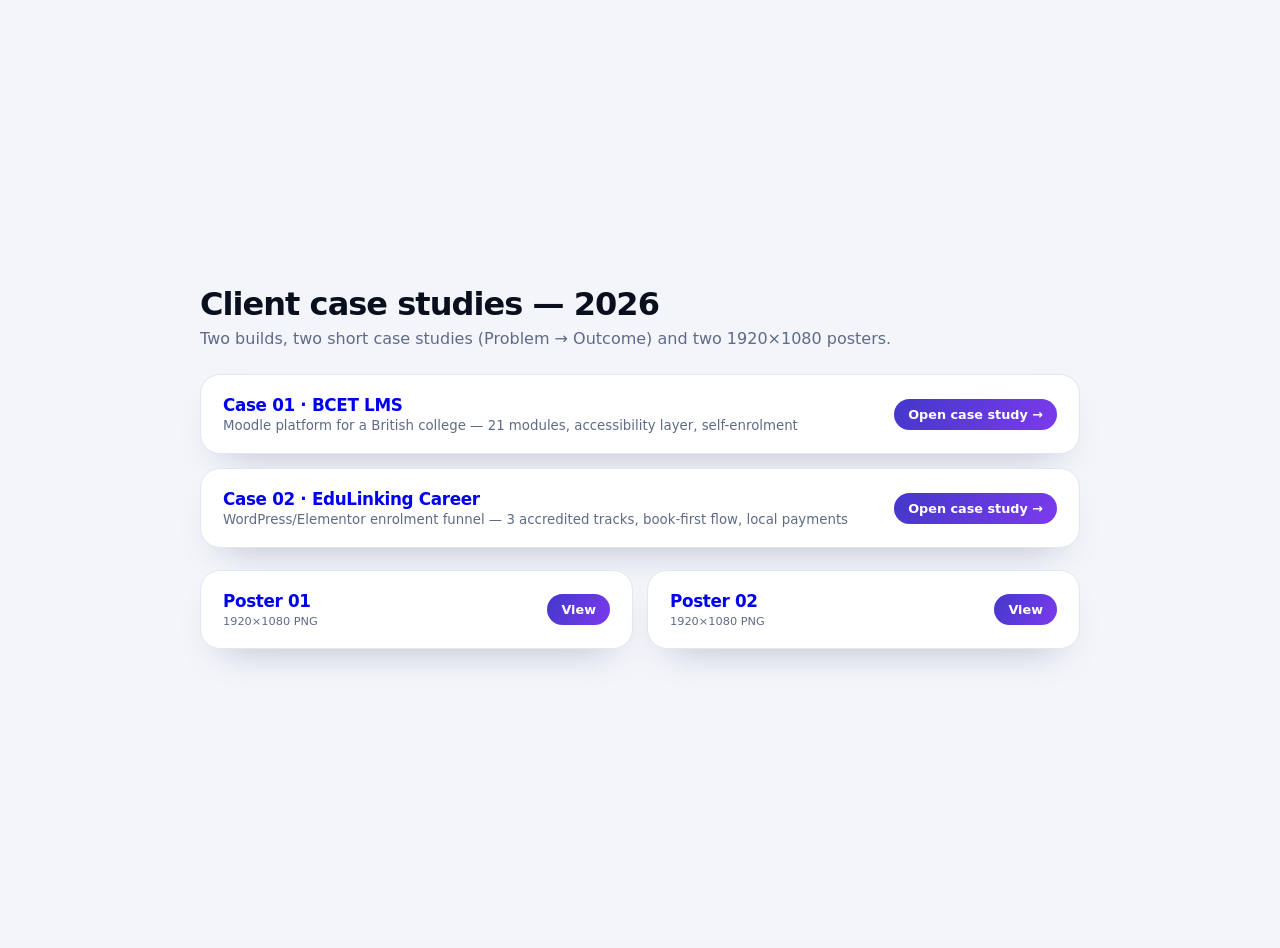
<file: case-study/edulinking-moodle-case-study/index.html>
<!DOCTYPE html><html lang="en"><head><meta charset="utf-8">
<meta name="viewport" content="width=device-width,initial-scale=1"><title>Sazzad Hossain — Client Case Studies</title>
<style>
body{margin:0;font-family:ui-sans-serif,system-ui,-apple-system,Segoe UI,Roboto,Arial,sans-serif;background:#f3f5fb;color:#0a0f1e;display:grid;place-items:center;min-height:100vh;padding:24px}
.wrap{max-width:880px;width:100%}
h1{font-size:clamp(1.5rem,1.1rem+2vw,2.4rem);letter-spacing:-.03em;margin:0 0 6px}
p{color:#5f6b86;margin:0 0 26px}
a.card{display:flex;align-items:center;gap:16px;justify-content:space-between;text-decoration:none;background:#fff;border:1px solid #e2e6f2;border-radius:20px;padding:20px 22px;margin-bottom:14px;box-shadow:0 18px 40px -24px rgba(14,20,48,.35);transition:.25s}
a.card:hover{transform:translateY(-3px)}
b{font-size:1.05rem;letter-spacing:-.02em}
small{display:block;color:#5f6b86;font-weight:500;margin-top:3px}
span.go{background:linear-gradient(120deg,#4338ca,#7c3aed);color:#fff;padding:8px 14px;border-radius:999px;font-size:.8rem;font-weight:700;white-space:nowrap}
.row{display:grid;grid-template-columns:1fr 1fr;gap:14px;margin-top:22px}
.row a{font-size:.85rem}
@media(max-width:580px){.row{grid-template-columns:1fr}a.card{flex-direction:column;align-items:flex-start}}
</style></head><body><div class="wrap">
<h1>Client case studies — 2026</h1>
<p>Two builds, two short case studies (Problem → Outcome) and two 1920×1080 posters.</p>
<a class="card" href="case-study-bcet-lms.html"><span><b>Case 01 · BCET LMS</b><small>Moodle platform for a British college — 21 modules, accessibility layer, self-enrolment</small></span><span class="go">Open case study →</span></a>
<a class="card" href="case-study-edulinking.html"><span><b>Case 02 · EduLinking Career</b><small>WordPress/Elementor enrolment funnel — 3 accredited tracks, book-first flow, local payments</small></span><span class="go">Open case study →</span></a>
<div class="row">
<a class="card" href="posters/poster-bcet-lms.png"><span><b>Poster 01</b><small>1920×1080 PNG</small></span><span class="go">View</span></a>
<a class="card" href="posters/poster-edulinking.png"><span><b>Poster 02</b><small>1920×1080 PNG</small></span><span class="go">View</span></a>
</div>
</div></body></html>
</file>
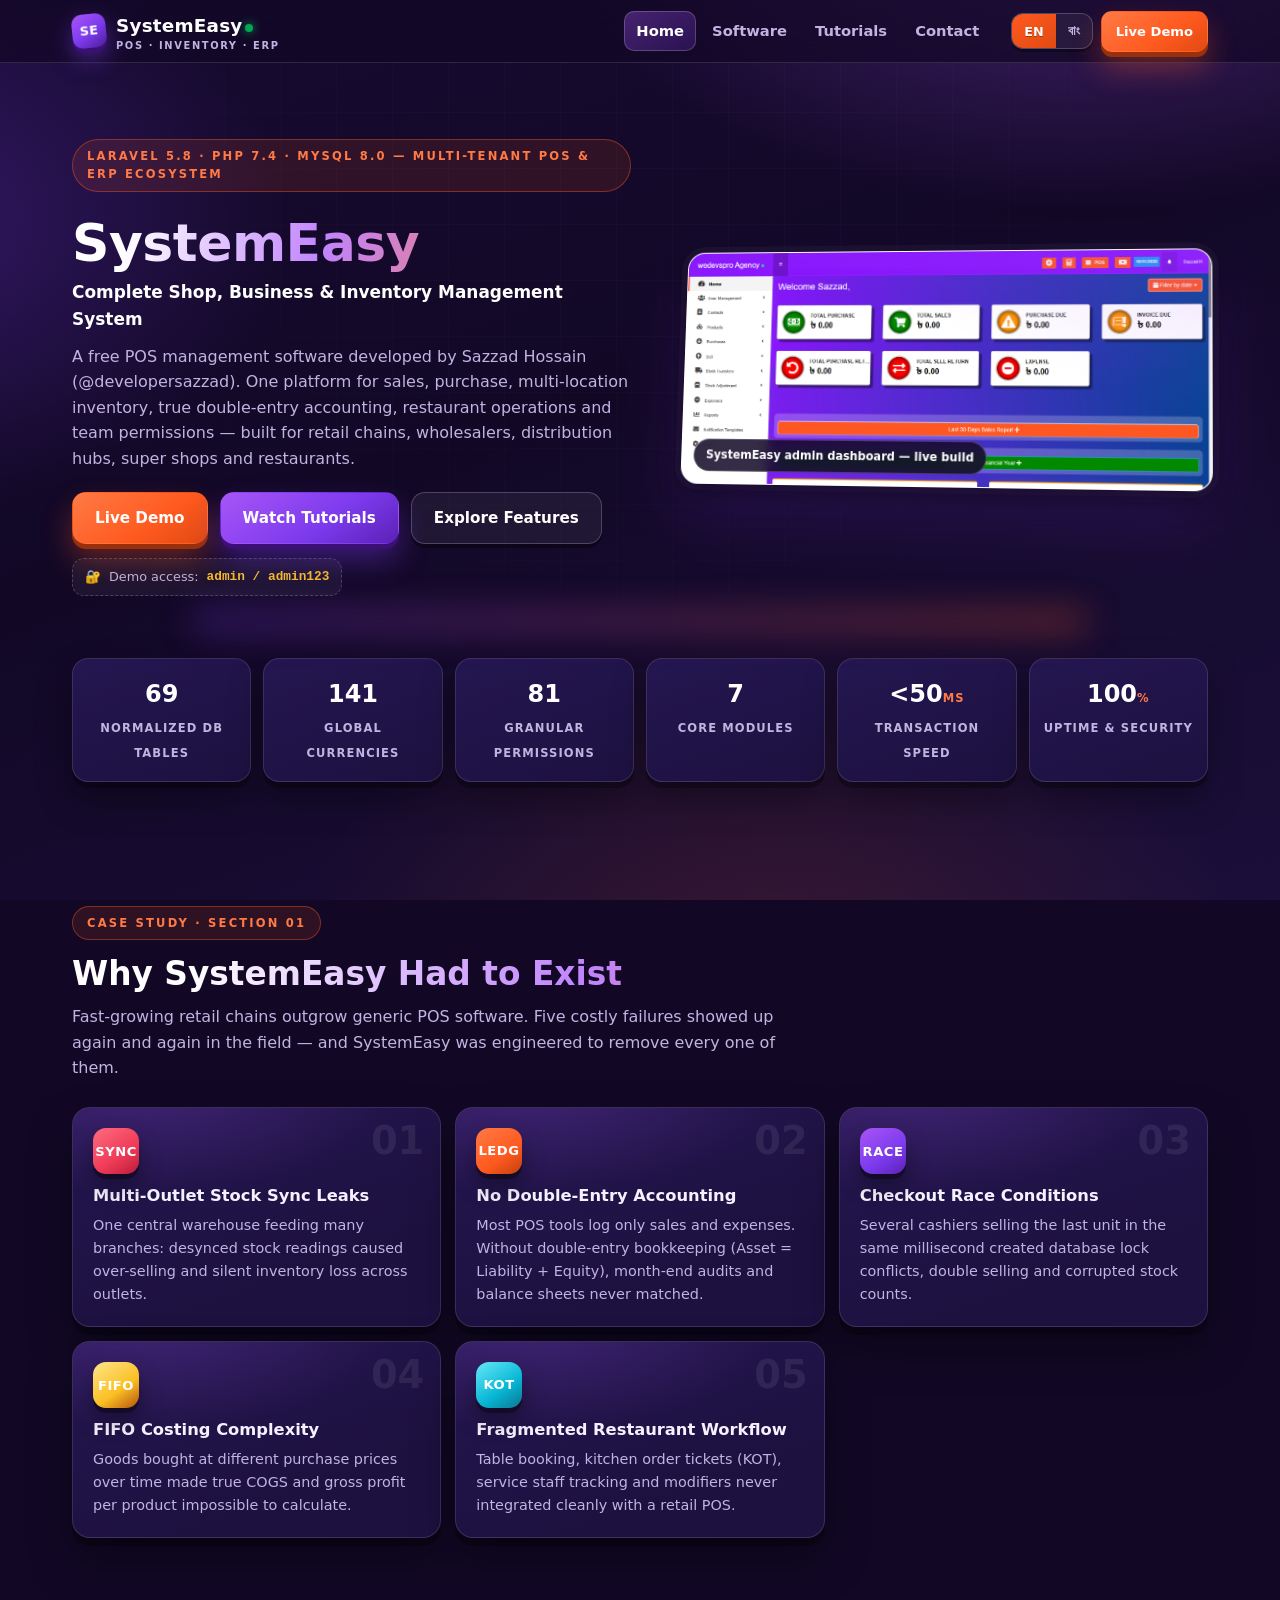
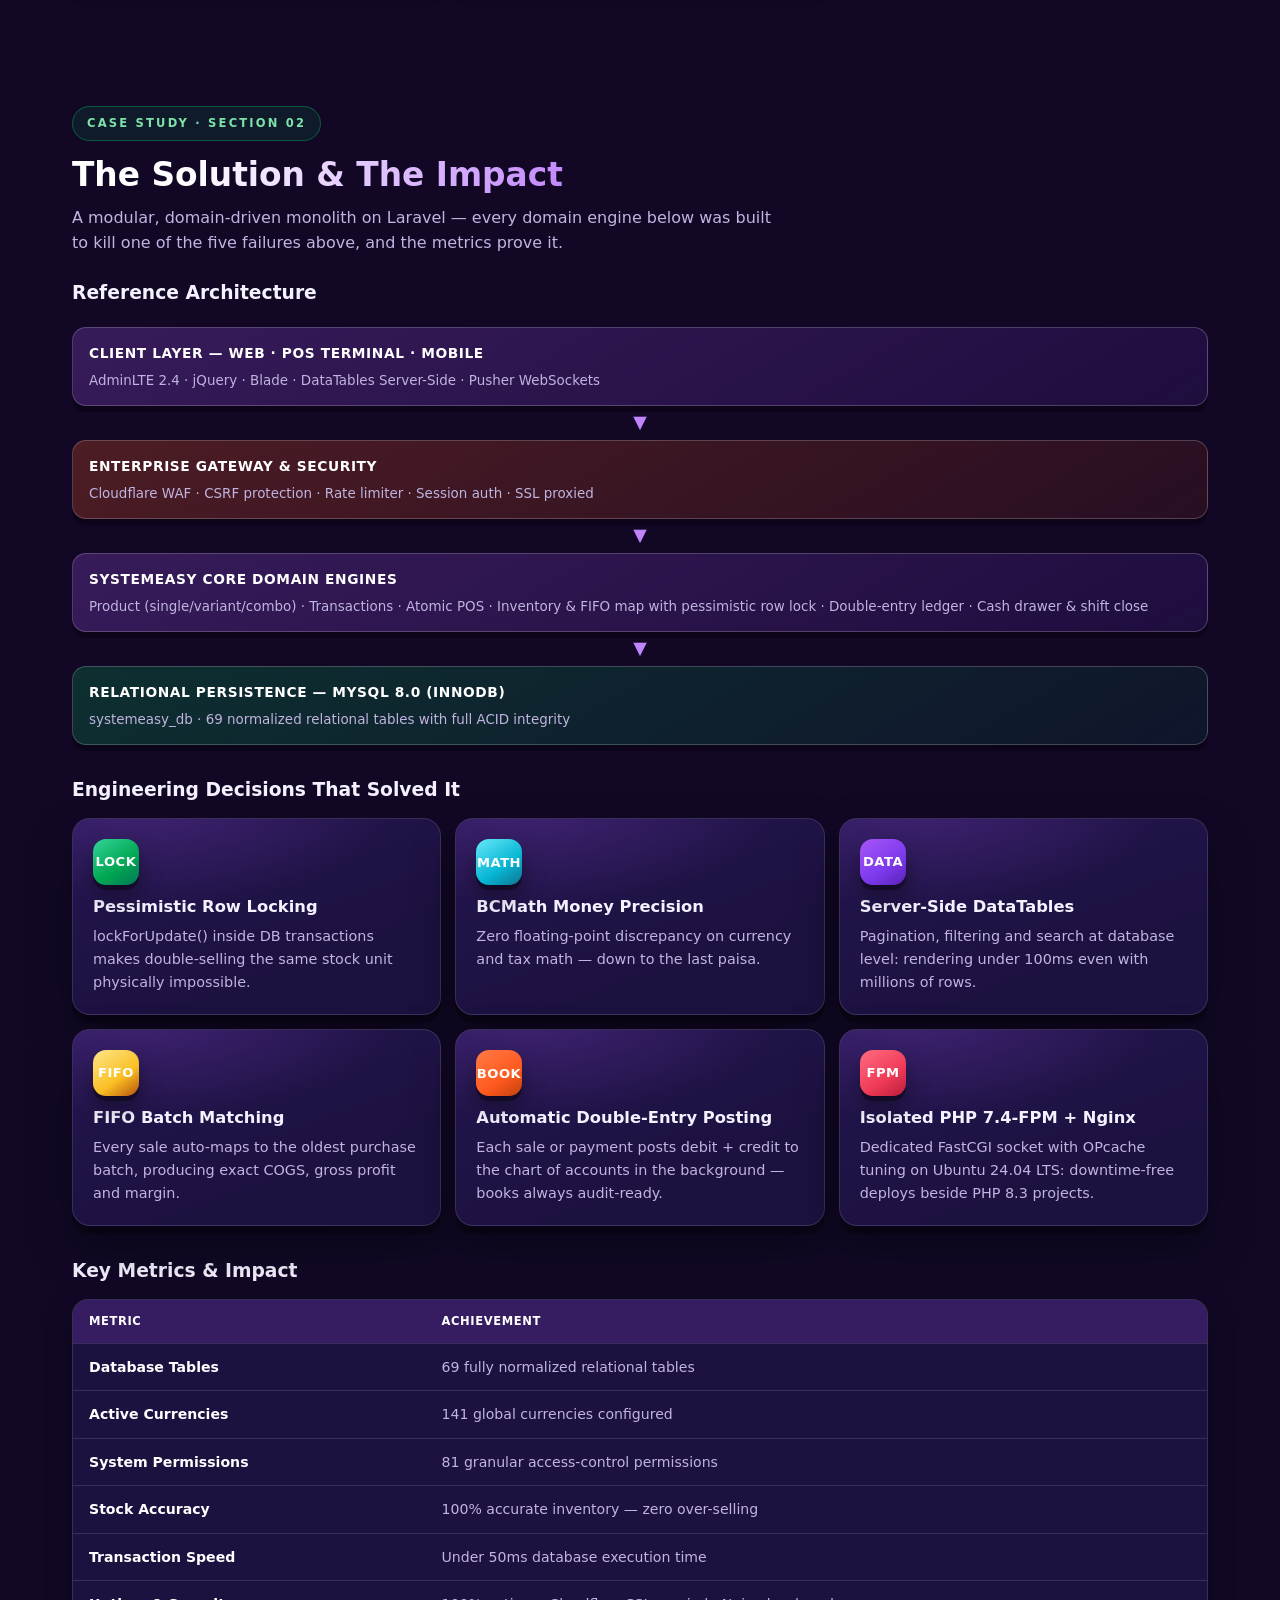
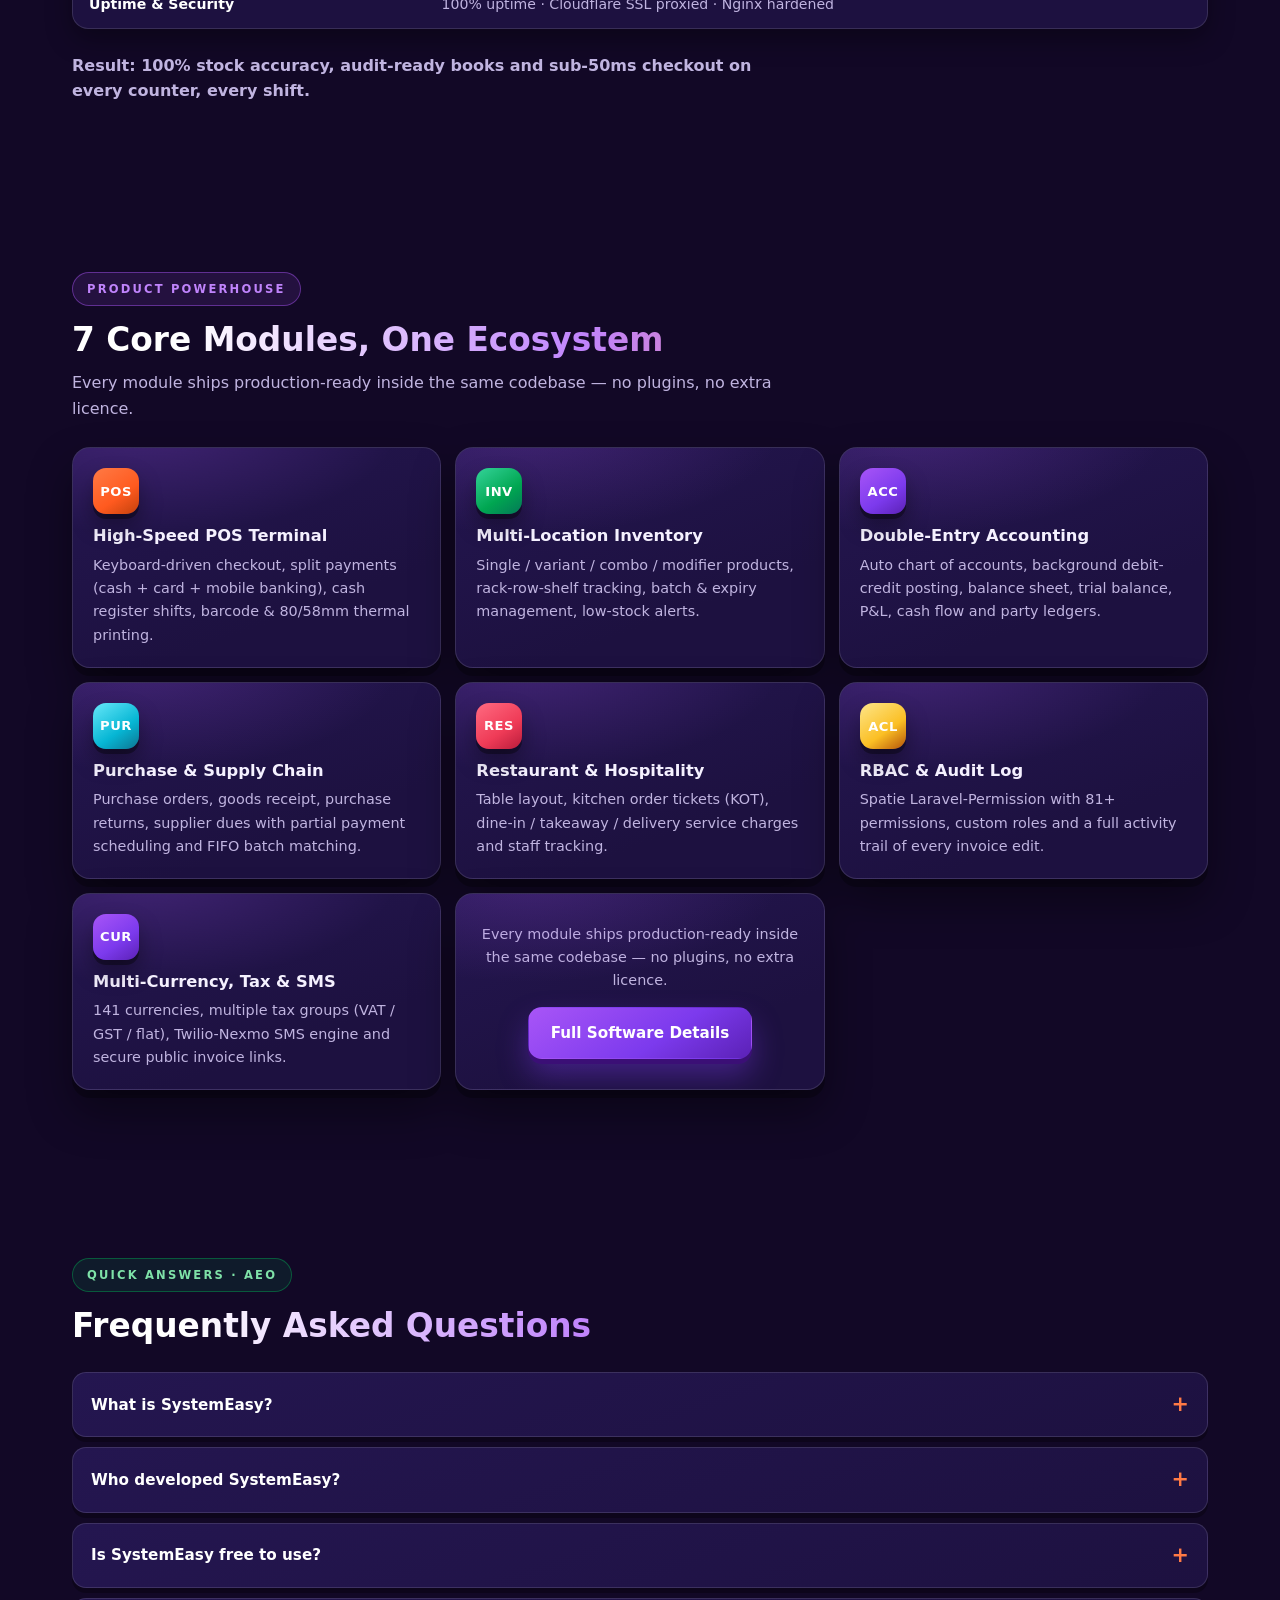
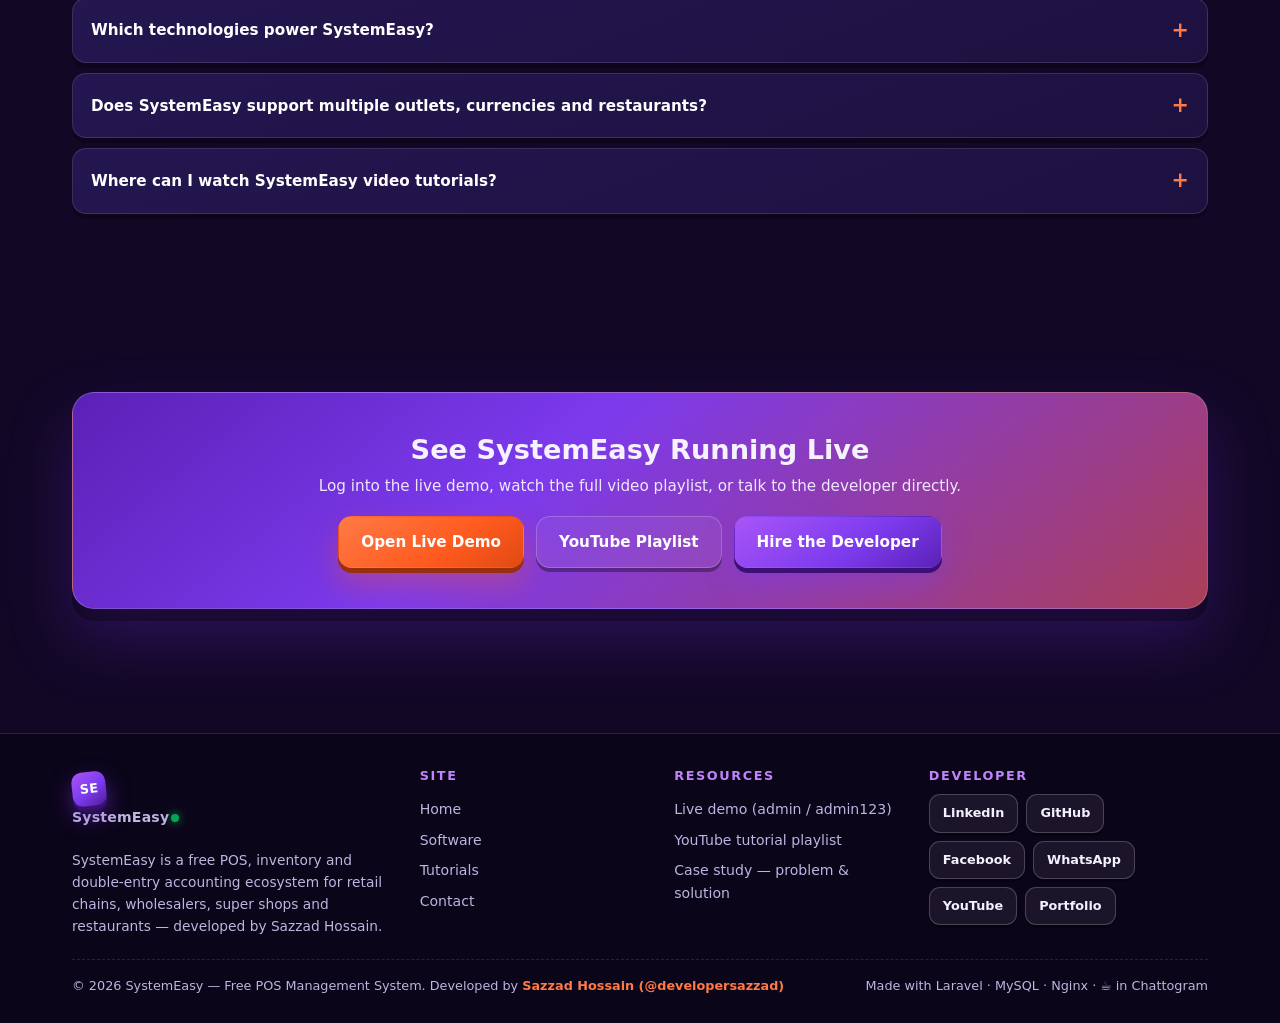
<file: case-study/systemeasy-case-study/index.html>
<!DOCTYPE html>
<html lang="en">
<head>
<meta charset="UTF-8">
<meta name="viewport" content="width=device-width, initial-scale=1.0">
<meta name="theme-color" content="#7c3aed">
<title>SystemEasy — Free POS Management System | Case Study by Sazzad Hossain</title>
<meta name="description" content="SystemEasy is a free POS, inventory & double-entry accounting management system built on Laravel by Sazzad Hossain (@developersazzad). Case study: 69 normalized tables, 141 currencies, 81 permissions, sub-50ms checkout, 100% stock accuracy.">
<meta name="keywords" content="free POS management system, POS software Bangladesh, Laravel POS, inventory management system, ERP software, double entry accounting POS, SystemEasy, Sazzad Hossain, developersazzad, restaurant POS, multi outlet inventory">
<meta name="author" content="Sazzad Hossain (@developersazzad)">
<meta name="robots" content="index, follow, max-image-preview:large">
<link rel="canonical" href="https://sazzad.wedevspro.com/case-study/systemeasy-case-study/index.html">
<link rel="alternate" hreflang="en" href="https://sazzad.wedevspro.com/case-study/systemeasy-case-study/index.html">
<link rel="alternate" hreflang="x-default" href="https://sazzad.wedevspro.com/case-study/systemeasy-case-study/index.html">
<meta property="og:type" content="website">
<meta property="og:site_name" content="SystemEasy">
<meta property="og:locale" content="en_US">
<meta property="og:locale:alternate" content="bn_BD">
<meta property="og:title" content="SystemEasy — Free POS Management System | Case Study by Sazzad Hossain">
<meta property="og:description" content="Complete shop, business & inventory management system on Laravel. Free POS by Sazzad Hossain — live demo, full case study and video tutorials.">
<meta property="og:url" content="https://sazzad.wedevspro.com/case-study/systemeasy-case-study/index.html">
<meta property="og:image" content="https://sazzad.wedevspro.com/case-study/systemeasy-case-study/assets/posters/poster-1-1920x1080.png">
<meta name="twitter:card" content="summary_large_image">
<meta name="twitter:title" content="SystemEasy — Free POS Management System by Sazzad Hossain">
<meta name="twitter:description" content="Multi-tenant Laravel POS, inventory & ERP ecosystem. Case study, live demo and tutorials.">
<meta name="twitter:image" content="https://sazzad.wedevspro.com/case-study/systemeasy-case-study/assets/posters/poster-1-1920x1080.png">
<link rel="icon" type="image/svg+xml" href="data:image/svg+xml,%3Csvg xmlns='http://www.w3.org/2000/svg' viewBox='0 0 64 64'%3E%3Crect width='64' height='64' rx='14' fill='%237c3aed'/%3E%3Ctext x='32' y='43' font-size='28' font-family='Arial' font-weight='bold' fill='white' text-anchor='middle'%3ESE%3C/text%3E%3C/svg%3E">
<link rel="stylesheet" href="css/style.css?v=20261012">
<script type="application/ld+json">
{
  "@context": "https://schema.org",
  "@graph": [
    {
      "@type": "SoftwareApplication",
      "name": "SystemEasy",
      "alternateName": "SystemEasy - POS By Sazzad Hossain",
      "operatingSystem": "Web (PHP 7.4 / Laravel 5.8)",
      "applicationCategory": "BusinessApplication",
      "applicationSubCategory": "POS & Inventory Management System",
      "url": "https://se.wedevspro.com/",
      "description": "Complete shop, business & inventory management system: multi-tenant POS, multi-location inventory, true double-entry accounting, purchase & supply chain, restaurant suite, RBAC and multi-currency tax engine. Free POS management system.",
      "offers": { "@type": "Offer", "price": "0", "priceCurrency": "USD" },
      "featureList": [
        "High-speed interactive POS terminal with split payment",
        "Multi-location inventory with FIFO batch matching",
        "True double-entry accounting and ledger engine",
        "Purchase & supply chain management",
        "Restaurant & hospitality suite with KOT",
        "Role-based access control with 81+ permissions and audit log",
        "141 currencies, multi-tax and SMS notification gateway"
      ],
      "creator": {
        "@type": "Person",
        "name": "Sazzad Hossain",
        "alternateName": "developersazzad",
        "jobTitle": "Full-Stack Web Developer",
        "email": "mailto:developer.sazzad.me@gmail.com",
        "address": { "@type": "PostalAddress", "addressLocality": "Chattogram", "addressCountry": "BD" },
        "sameAs": [
          "https://www.linkedin.com/in/developer-sazzad",
          "https://github.com/developersazzad",
          "https://fb.com/developersazzad",
          "https://youtube.com/@sazzadhossain01",
          "http://sazzad.wedevspro.com"
        ]
      }
    },
    {
      "@type": "Person",
      "name": "Sazzad Hossain",
      "alternateName": "developersazzad",
      "jobTitle": "Full-Stack Web Developer",
      "url": "http://sazzad.wedevspro.com",
      "email": "mailto:developer.sazzad.me@gmail.com",
      "address": { "@type": "PostalAddress", "addressLocality": "Chattogram", "addressCountry": "BD" },
      "sameAs": [
        "https://www.linkedin.com/in/developer-sazzad",
        "https://github.com/developersazzad",
        "https://fb.com/developersazzad",
        "https://wa.me/8801877856951",
        "https://youtube.com/@sazzadhossain01"
      ]
    },
    {
      "@type": "FAQPage",
      "mainEntity": [
        {
          "@type": "Question",
          "name": "What is SystemEasy?",
          "acceptedAnswer": { "@type": "Answer", "text": "SystemEasy is a free, open POS and inventory management software — a complete shop, business and inventory management system with double-entry accounting, built on Laravel 5.8, PHP 7.4 and MySQL 8.0." }
        },
        {
          "@type": "Question",
          "name": "Who developed SystemEasy?",
          "acceptedAnswer": { "@type": "Answer", "text": "SystemEasy was developed by Sazzad Hossain (@developersazzad), a full-stack web developer based in Chattogram, Bangladesh, as principal Laravel architect and lead engineer." }
        },
        {
          "@type": "Question",
          "name": "Is SystemEasy free to use?",
          "acceptedAnswer": { "@type": "Answer", "text": "Yes. SystemEasy is positioned as a free POS management system. A live demo is available at se.wedevspro.com with demo login admin / admin123." }
        },
        {
          "@type": "Question",
          "name": "Which technologies power SystemEasy?",
          "acceptedAnswer": { "@type": "Answer", "text": "Laravel 5.8, PHP 7.4-FPM, MySQL 8.0 (InnoDB), AdminLTE 2.4, Blade, jQuery, server-side DataTables, Pusher WebSockets, mPDF/DomPDF, Nginx, Redis and Cloudflare WAF/SSL." }
        },
        {
          "@type": "Question",
          "name": "Does SystemEasy support multiple outlets, currencies and restaurants?",
          "acceptedAnswer": { "@type": "Answer", "text": "Yes — multi-location inventory with stock transfers, 141 global currencies, multiple tax groups, and a full restaurant suite with tables, kitchen order tickets and delivery service charges." }
        },
        {
          "@type": "Question",
          "name": "Where can I watch SystemEasy video tutorials?",
          "acceptedAnswer": { "@type": "Answer", "text": "On the official YouTube playlist of Sazzad Hossain (@sazzadhossain01), linked from the Tutorials page of this case study." }
        }
      ]
    },
    {
      "@type": "BreadcrumbList",
      "itemListElement": [
        { "@type": "ListItem", "position": 1, "name": "Home", "item": "https://sazzad.wedevspro.com/case-study/systemeasy-case-study/index.html" },
        { "@type": "ListItem", "position": 2, "name": "Software Details", "item": "https://sazzad.wedevspro.com/case-study/systemeasy-case-study/features.html" },
        { "@type": "ListItem", "position": 3, "name": "Tutorials", "item": "https://sazzad.wedevspro.com/case-study/systemeasy-case-study/tutorials.html" },
        { "@type": "ListItem", "position": 4, "name": "Contact & Credits", "item": "https://sazzad.wedevspro.com/case-study/systemeasy-case-study/contact.html" }
      ]
    }
  ]
}
</script>
</head>
<body>
<a class="skip" href="#main">Skip to content</a>

<header class="nav">
  <div class="wrap nav-in">
    <a class="brand" href="index.html">
      <span class="cube">SE</span>
      <span>SystemEasy<span class="dot"></span><small data-i18n="brand.tag">POS · Inventory · ERP</small></span>
    </a>
    <nav class="nav-links" aria-label="Primary">
      <a href="index.html" class="active" data-i18n="nav.home">Home</a>
      <a href="features.html" data-i18n="nav.software">Software</a>
      <a href="tutorials.html" data-i18n="nav.tutorials">Tutorials</a>
      <a href="contact.html" data-i18n="nav.contact">Contact</a>
    </nav>
    <div class="nav-cta">
      <div class="lang" role="group" aria-label="Language switch">
        <button type="button" data-lang="en" class="on" aria-pressed="true">EN</button>
        <button type="button" data-lang="bn" aria-pressed="false">বাং</button>
      </div>
      <a class="btn btn-orange btn-sm" href="https://se.wedevspro.com/" target="_blank" rel="noopener" data-i18n="nav.demo">Live Demo</a>
      <button class="burger" type="button" aria-expanded="false" aria-label="Menu" data-i18n-aria="nav.menu">☰</button>
    </div>
  </div>
  <nav class="mobile-menu" aria-label="Mobile">
    <a href="index.html" class="active" data-i18n="nav.home">Home</a>
    <a href="features.html" data-i18n="nav.software">Software</a>
    <a href="tutorials.html" data-i18n="nav.tutorials">Tutorials</a>
    <a href="contact.html" data-i18n="nav.contact">Contact</a>
    <a href="https://se.wedevspro.com/" target="_blank" rel="noopener" data-i18n="nav.demo">Live Demo</a>
  </nav>
</header>

<main id="main">

  <!-- ============ HERO ============ -->
  <section class="hero">
    <div class="wrap hero-grid">
      <div>
        <span class="kicker" data-i18n="hero.badge">Laravel 5.8 · PHP 7.4 · MySQL 8.0 — Multi-Tenant POS &amp; ERP Ecosystem</span>
        <h1 class="grad" data-i18n="hero.title">SystemEasy</h1>
        <p class="sub" data-i18n="hero.sub">Complete Shop, Business &amp; Inventory Management System</p>
        <p class="lead" data-i18n="hero.lead">A free POS management software developed by Sazzad Hossain (@developersazzad). One platform for sales, purchase, multi-location inventory, true double-entry accounting, restaurant operations and team permissions — built for retail chains, wholesalers, distribution hubs, super shops and restaurants.</p>
        <div class="hero-ctas">
          <a class="btn btn-orange" href="https://se.wedevspro.com/" target="_blank" rel="noopener" data-i18n="hero.ctaDemo">Live Demo</a>
          <a class="btn btn-violet" href="tutorials.html" data-i18n="hero.ctaTut">Watch Tutorials</a>
          <a class="btn btn-ghost" href="features.html" data-i18n="hero.ctaFeat">Explore Features</a>
        </div>
        <p class="demo-note">🔐 <span data-i18n="hero.demoNote">Demo access:</span> <code data-i18n="hero.demoCred">admin / admin123</code></p>
      </div>
      <div class="shot-stage">
        <figure class="shot" data-tilt="6">
          <img src="assets/img/screen-dashboard.png" width="1366" height="607" alt="SystemEasy admin dashboard with purchase, sales, due and expense KPI cards">
          <figcaption class="tag" data-i18n="hero.shotTag">SystemEasy admin dashboard — live build</figcaption>
        </figure>
      </div>
    </div>
    <div class="glowbar" aria-hidden="true"></div>
    <div class="wrap">
      <div class="stats">
        <div class="stat rv"><b>69</b><span data-i18n="st.tables">Normalized DB Tables</span></div>
        <div class="stat rv"><b>141</b><span data-i18n="st.curr">Global Currencies</span></div>
        <div class="stat rv"><b>81</b><span data-i18n="st.perm">Granular Permissions</span></div>
        <div class="stat rv"><b>7</b><span data-i18n="st.modules">Core Modules</span></div>
        <div class="stat rv"><b>&lt;50<span class="u">ms</span></b><span data-i18n="st.speed">Transaction Speed</span></div>
        <div class="stat rv"><b>100<span class="u">%</span></b><span data-i18n="st.uptime">Uptime &amp; Security</span></div>
      </div>
    </div>
  </section>

  <!-- ============ CASE STUDY · SECTION 01 ============ -->
  <section class="section" id="case-study">
    <div class="wrap">
      <div class="section-head rv">
        <span class="kicker" data-i18n="cs1.kicker">Case Study · Section 01</span>
        <h2 class="h2 grad" data-i18n="cs1.h2">Why SystemEasy Had to Exist</h2>
        <p class="lead" data-i18n="cs1.lead">Fast-growing retail chains outgrow generic POS software. Five costly failures showed up again and again in the field — and SystemEasy was engineered to remove every one of them.</p>
      </div>
      <div class="grid c3">
        <article class="card3d rv" data-tilt><span class="num">01</span><div class="ico red">SYNC</div><h3 data-i18n="cs1.c1t">Multi-Outlet Stock Sync Leaks</h3><p data-i18n="cs1.c1p">One central warehouse feeding many branches: desynced stock readings caused over-selling and silent inventory loss across outlets.</p></article>
        <article class="card3d rv" data-tilt><span class="num">02</span><div class="ico orange">LEDG</div><h3 data-i18n="cs1.c2t">No Double-Entry Accounting</h3><p data-i18n="cs1.c2p">Most POS tools log only sales and expenses. Without double-entry bookkeeping (Asset = Liability + Equity), month-end audits and balance sheets never matched.</p></article>
        <article class="card3d rv" data-tilt><span class="num">03</span><div class="ico violet">RACE</div><h3 data-i18n="cs1.c3t">Checkout Race Conditions</h3><p data-i18n="cs1.c3p">Several cashiers selling the last unit in the same millisecond created database lock conflicts, double selling and corrupted stock counts.</p></article>
        <article class="card3d rv" data-tilt><span class="num">04</span><div class="ico gold">FIFO</div><h3 data-i18n="cs1.c4t">FIFO Costing Complexity</h3><p data-i18n="cs1.c4p">Goods bought at different purchase prices over time made true COGS and gross profit per product impossible to calculate.</p></article>
        <article class="card3d rv" data-tilt><span class="num">05</span><div class="ico cyan">KOT</div><h3 data-i18n="cs1.c5t">Fragmented Restaurant Workflow</h3><p data-i18n="cs1.c5p">Table booking, kitchen order tickets (KOT), service staff tracking and modifiers never integrated cleanly with a retail POS.</p></article>
      </div>
    </div>
  </section>

  <!-- ============ CASE STUDY · SECTION 02 ============ -->
  <section class="section" id="impact">
    <div class="wrap">
      <div class="section-head rv">
        <span class="kicker g" data-i18n="cs2.kicker">Case Study · Section 02</span>
        <h2 class="h2 grad" data-i18n="cs2.h2">The Solution &amp; The Impact</h2>
        <p class="lead" data-i18n="cs2.lead">A modular, domain-driven monolith on Laravel — every domain engine below was built to kill one of the five failures above, and the metrics prove it.</p>
      </div>

      <h3 class="mt3" data-i18n="cs2.archTitle">Reference Architecture</h3>
      <div class="arch rv">
        <div class="layer"><b data-i18n="lay1.t">Client Layer — Web · POS Terminal · Mobile</b><p data-i18n="lay1.p">AdminLTE 2.4 · jQuery · Blade · DataTables Server-Side · Pusher WebSockets</p></div>
        <div class="arrow-d" aria-hidden="true">▼</div>
        <div class="layer gw"><b data-i18n="lay2.t">Enterprise Gateway &amp; Security</b><p data-i18n="lay2.p">Cloudflare WAF · CSRF protection · Rate limiter · Session auth · SSL proxied</p></div>
        <div class="arrow-d" aria-hidden="true">▼</div>
        <div class="layer"><b data-i18n="lay3.t">SystemEasy Core Domain Engines</b><p data-i18n="lay3.p">Product (single/variant/combo) · Transactions · Atomic POS · Inventory &amp; FIFO map with pessimistic row lock · Double-entry ledger · Cash drawer &amp; shift close</p></div>
        <div class="arrow-d" aria-hidden="true">▼</div>
        <div class="layer db"><b data-i18n="lay4.t">Relational Persistence — MySQL 8.0 (InnoDB)</b><p data-i18n="lay4.p">systemeasy_db · 69 normalized relational tables with full ACID integrity</p></div>
      </div>

      <h3 class="mt4" data-i18n="cs2.solTitle">Engineering Decisions That Solved It</h3>
      <div class="grid c3 mt2">
        <article class="card3d rv" data-tilt><div class="ico green">LOCK</div><h3 data-i18n="cs2.s1t">Pessimistic Row Locking</h3><p data-i18n="cs2.s1p">lockForUpdate() inside DB transactions makes double-selling the same stock unit physically impossible.</p></article>
        <article class="card3d rv" data-tilt><div class="ico cyan">MATH</div><h3 data-i18n="cs2.s2t">BCMath Money Precision</h3><p data-i18n="cs2.s2p">Zero floating-point discrepancy on currency and tax math — down to the last paisa.</p></article>
        <article class="card3d rv" data-tilt><div class="ico violet">DATA</div><h3 data-i18n="cs2.s3t">Server-Side DataTables</h3><p data-i18n="cs2.s3p">Pagination, filtering and search at database level: rendering under 100ms even with millions of rows.</p></article>
        <article class="card3d rv" data-tilt><div class="ico gold">FIFO</div><h3 data-i18n="cs2.s4t">FIFO Batch Matching</h3><p data-i18n="cs2.s4p">Every sale auto-maps to the oldest purchase batch, producing exact COGS, gross profit and margin.</p></article>
        <article class="card3d rv" data-tilt><div class="ico orange">BOOK</div><h3 data-i18n="cs2.s5t">Automatic Double-Entry Posting</h3><p data-i18n="cs2.s5p">Each sale or payment posts debit + credit to the chart of accounts in the background — books always audit-ready.</p></article>
        <article class="card3d rv" data-tilt><div class="ico red">FPM</div><h3 data-i18n="cs2.s6t">Isolated PHP 7.4-FPM + Nginx</h3><p data-i18n="cs2.s6p">Dedicated FastCGI socket with OPcache tuning on Ubuntu 24.04 LTS: downtime-free deploys beside PHP 8.3 projects.</p></article>
      </div>

      <h3 class="mt4" data-i18n="cs2.impactTitle">Key Metrics &amp; Impact</h3>
      <div class="tablewrap rv mt2">
        <table>
          <thead><tr><th scope="col" data-i18n="tbl.metric">Metric</th><th scope="col" data-i18n="tbl.impact">Achievement</th></tr></thead>
          <tbody>
            <tr><td><b data-i18n="tm1">Database Tables</b></td><td data-i18n="ti1">69 fully normalized relational tables</td></tr>
            <tr><td><b data-i18n="tm2">Active Currencies</b></td><td data-i18n="ti2">141 global currencies configured</td></tr>
            <tr><td><b data-i18n="tm3">System Permissions</b></td><td data-i18n="ti3">81 granular access-control permissions</td></tr>
            <tr><td><b data-i18n="tm4">Stock Accuracy</b></td><td data-i18n="ti4">100% accurate inventory — zero over-selling</td></tr>
            <tr><td><b data-i18n="tm5">Transaction Speed</b></td><td data-i18n="ti5">Under 50ms database execution time</td></tr>
            <tr><td><b data-i18n="tm6">Uptime &amp; Security</b></td><td data-i18n="ti6">100% uptime · Cloudflare SSL proxied · Nginx hardened</td></tr>
          </tbody>
        </table>
      </div>
      <p class="lead mt3 rv"><strong data-i18n="cs2.quote">Result: 100% stock accuracy, audit-ready books and sub-50ms checkout on every counter, every shift.</strong></p>
    </div>
  </section>

  <!-- ============ MODULES ============ -->
  <section class="section" id="modules">
    <div class="wrap">
      <div class="section-head rv">
        <span class="kicker v" data-i18n="mod.kicker">Product Powerhouse</span>
        <h2 class="h2 grad" data-i18n="mod.h2">7 Core Modules, One Ecosystem</h2>
        <p class="lead" data-i18n="mod.lead">Every module ships production-ready inside the same codebase — no plugins, no extra licence.</p>
      </div>
      <div class="grid c3">
        <article class="card3d rv" data-tilt><div class="ico orange">POS</div><h3 data-i18n="mod.m1t">High-Speed POS Terminal</h3><p data-i18n="mod.m1p">Keyboard-driven checkout, split payments (cash + card + mobile banking), cash register shifts, barcode &amp; 80/58mm thermal printing.</p></article>
        <article class="card3d rv" data-tilt><div class="ico green">INV</div><h3 data-i18n="mod.m2t">Multi-Location Inventory</h3><p data-i18n="mod.m2p">Single / variant / combo / modifier products, rack-row-shelf tracking, batch &amp; expiry management, low-stock alerts.</p></article>
        <article class="card3d rv" data-tilt><div class="ico violet">ACC</div><h3 data-i18n="mod.m3t">Double-Entry Accounting</h3><p data-i18n="mod.m3p">Auto chart of accounts, background debit-credit posting, balance sheet, trial balance, P&amp;L, cash flow and party ledgers.</p></article>
        <article class="card3d rv" data-tilt><div class="ico cyan">PUR</div><h3 data-i18n="mod.m4t">Purchase &amp; Supply Chain</h3><p data-i18n="mod.m4p">Purchase orders, goods receipt, purchase returns, supplier dues with partial payment scheduling and FIFO batch matching.</p></article>
        <article class="card3d rv" data-tilt><div class="ico red">RES</div><h3 data-i18n="mod.m5t">Restaurant &amp; Hospitality</h3><p data-i18n="mod.m5p">Table layout, kitchen order tickets (KOT), dine-in / takeaway / delivery service charges and staff tracking.</p></article>
        <article class="card3d rv" data-tilt><div class="ico gold">ACL</div><h3 data-i18n="mod.m6t">RBAC &amp; Audit Log</h3><p data-i18n="mod.m6p">Spatie Laravel-Permission with 81+ permissions, custom roles and a full activity trail of every invoice edit.</p></article>
        <article class="card3d rv" data-tilt><div class="ico violet">CUR</div><h3 data-i18n="mod.m7t">Multi-Currency, Tax &amp; SMS</h3><p data-i18n="mod.m7p">141 currencies, multiple tax groups (VAT / GST / flat), Twilio-Nexmo SMS engine and secure public invoice links.</p></article>
        <article class="card3d rv center" style="display:flex;flex-direction:column;justify-content:center;align-items:center;gap:14px">
          <p class="muted" data-i18n="mod.lead">Every module ships production-ready inside the same codebase — no plugins, no extra licence.</p>
          <a class="btn btn-violet" href="features.html" data-i18n="mod.cta">Full Software Details</a>
        </article>
      </div>
    </div>
  </section>

  <!-- ============ FAQ / AEO ============ -->
  <section class="section" id="faq">
    <div class="wrap">
      <div class="section-head rv">
        <span class="kicker g" data-i18n="faq.kicker">Quick Answers · AEO</span>
        <h2 class="h2 grad" data-i18n="faq.h2">Frequently Asked Questions</h2>
      </div>
      <details class="faq rv"><summary data-i18n="faq.q1">What is SystemEasy?</summary><div class="a" data-i18n="faq.a1">SystemEasy is a free, open POS and inventory management software — a complete shop, business and inventory management system with double-entry accounting, built on Laravel 5.8, PHP 7.4 and MySQL 8.0.</div></details>
      <details class="faq rv"><summary data-i18n="faq.q2">Who developed SystemEasy?</summary><div class="a" data-i18n="faq.a2">SystemEasy was developed by Sazzad Hossain (@developersazzad), a full-stack web developer based in Chattogram, Bangladesh, as principal Laravel architect and lead engineer.</div></details>
      <details class="faq rv"><summary data-i18n="faq.q3">Is SystemEasy free to use?</summary><div class="a" data-i18n="faq.a3">Yes. SystemEasy is positioned as a free POS management system. A live demo is available at se.wedevspro.com with demo login admin / admin123.</div></details>
      <details class="faq rv"><summary data-i18n="faq.q4">Which technologies power SystemEasy?</summary><div class="a" data-i18n="faq.a4">Laravel 5.8, PHP 7.4-FPM, MySQL 8.0 (InnoDB), AdminLTE 2.4, Blade, jQuery, server-side DataTables, Pusher WebSockets, mPDF/DomPDF, Nginx, Redis and Cloudflare WAF/SSL.</div></details>
      <details class="faq rv"><summary data-i18n="faq.q5">Does SystemEasy support multiple outlets, currencies and restaurants?</summary><div class="a" data-i18n="faq.a5">Yes — multi-location inventory with stock transfers, 141 global currencies, multiple tax groups, and a full restaurant suite with tables, kitchen order tickets and delivery service charges.</div></details>
      <details class="faq rv"><summary data-i18n="faq.q6">Where can I watch SystemEasy video tutorials?</summary><div class="a" data-i18n="faq.a6">On the official YouTube playlist of Sazzad Hossain (@sazzadhossain01), linked from the Tutorials page of this case study.</div></details>
    </div>
  </section>

  <!-- ============ CTA ============ -->
  <section class="section mt0">
    <div class="wrap">
      <div class="cta-band rv">
        <h2 data-i18n="cta.h2">See SystemEasy Running Live</h2>
        <p data-i18n="cta.p">Log into the live demo, watch the full video playlist, or talk to the developer directly.</p>
        <div class="row">
          <a class="btn btn-orange" href="https://se.wedevspro.com/" target="_blank" rel="noopener" data-i18n="cta.b1">Open Live Demo</a>
          <a class="btn btn-ghost" href="https://youtube.com/playlist?list=PLZ9xgaZ2Fc9oyiI9m-ZMmn6f8yPNabNCd" target="_blank" rel="noopener" data-i18n="cta.b2">YouTube Playlist</a>
          <a class="btn btn-violet" href="contact.html" data-i18n="cta.b3">Hire the Developer</a>
        </div>
      </div>
    </div>
  </section>
</main>

<footer>
  <div class="wrap">
    <div class="foot-grid">
      <div>
        <a class="brand" href="index.html"><span class="cube">SE</span><span>SystemEasy<span class="dot"></span></span></a>
        <p class="mt2" data-i18n="foot.about">SystemEasy is a free POS, inventory and double-entry accounting ecosystem for retail chains, wholesalers, super shops and restaurants — developed by Sazzad Hossain.</p>
      </div>
      <div>
        <h4 data-i18n="foot.nav">Site</h4>
        <a href="index.html" data-i18n="nav.home">Home</a>
        <a href="features.html" data-i18n="nav.software">Software</a>
        <a href="tutorials.html" data-i18n="nav.tutorials">Tutorials</a>
        <a href="contact.html" data-i18n="nav.contact">Contact</a>
      </div>
      <div>
        <h4 data-i18n="foot.res">Resources</h4>
        <a href="https://se.wedevspro.com/" target="_blank" rel="noopener" data-i18n="foot.res1">Live demo (admin / admin123)</a>
        <a href="https://youtube.com/playlist?list=PLZ9xgaZ2Fc9oyiI9m-ZMmn6f8yPNabNCd" target="_blank" rel="noopener" data-i18n="foot.res2">YouTube tutorial playlist</a>
        <a href="#case-study" data-i18n="foot.res3">Case study — problem &amp; solution</a>
      </div>
      <div>
        <h4 data-i18n="foot.dev">Developer</h4>
        <div class="socials">
          <a href="https://www.linkedin.com/in/developer-sazzad" target="_blank" rel="noopener" data-i18n="soc.linkedin">LinkedIn</a>
          <a href="https://github.com/developersazzad" target="_blank" rel="noopener" data-i18n="soc.github">GitHub</a>
          <a href="https://fb.com/developersazzad" target="_blank" rel="noopener" data-i18n="soc.facebook">Facebook</a>
          <a href="https://wa.me/8801877856951" target="_blank" rel="noopener" data-i18n="soc.whatsapp">WhatsApp</a>
          <a href="https://youtube.com/@sazzadhossain01" target="_blank" rel="noopener" data-i18n="soc.youtube">YouTube</a>
          <a href="http://sazzad.wedevspro.com" target="_blank" rel="noopener" data-i18n="soc.portfolio">Portfolio</a>
        </div>
      </div>
    </div>
    <div class="copy">
      <span><span data-i18n="foot.copy">© 2026 SystemEasy — Free POS Management System. Developed by</span> <b>Sazzad Hossain (@developersazzad)</b></span>
      <span data-i18n="foot.made">Made with Laravel · MySQL · Nginx · ☕ in Chattogram</span>
    </div>
  </div>
</footer>

<script src="js/lang.js?v=20261012"></script>
<script src="js/main.js?v=20261012"></script>
</body>
</html>
</file>
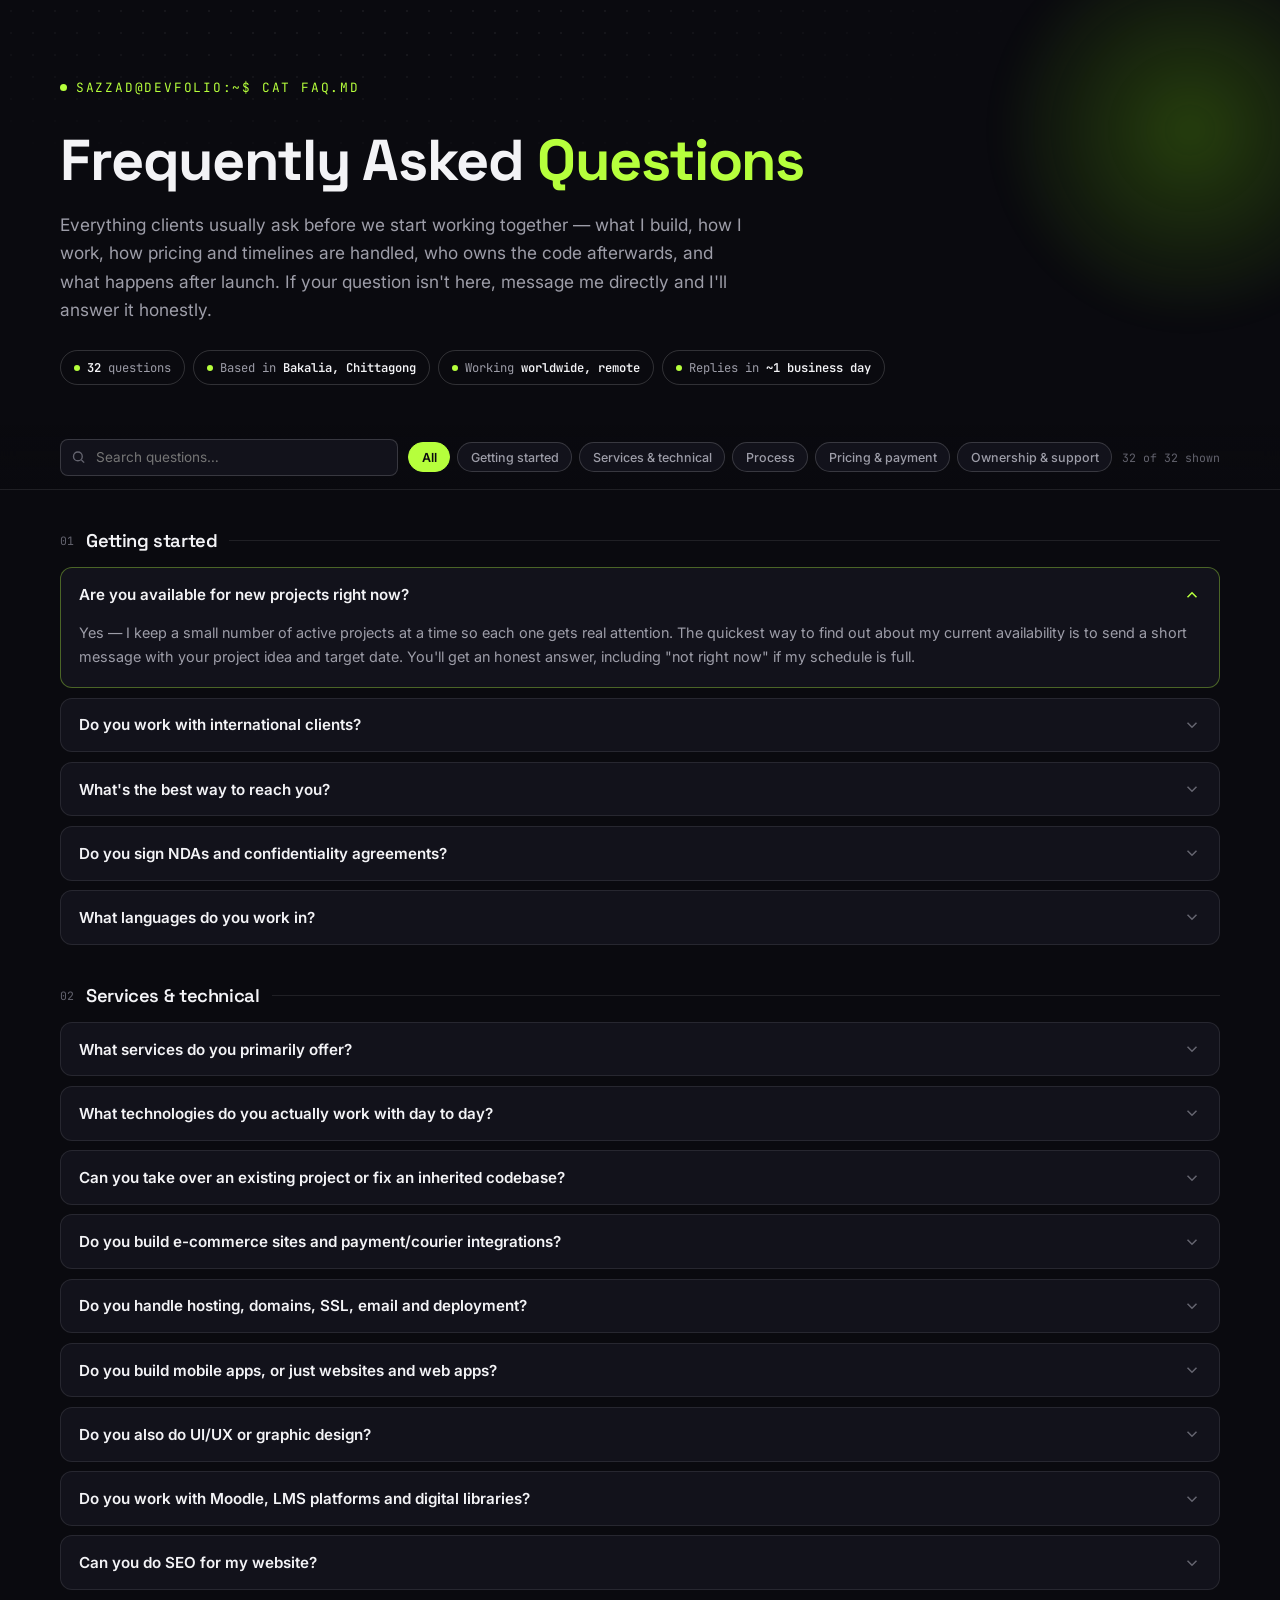
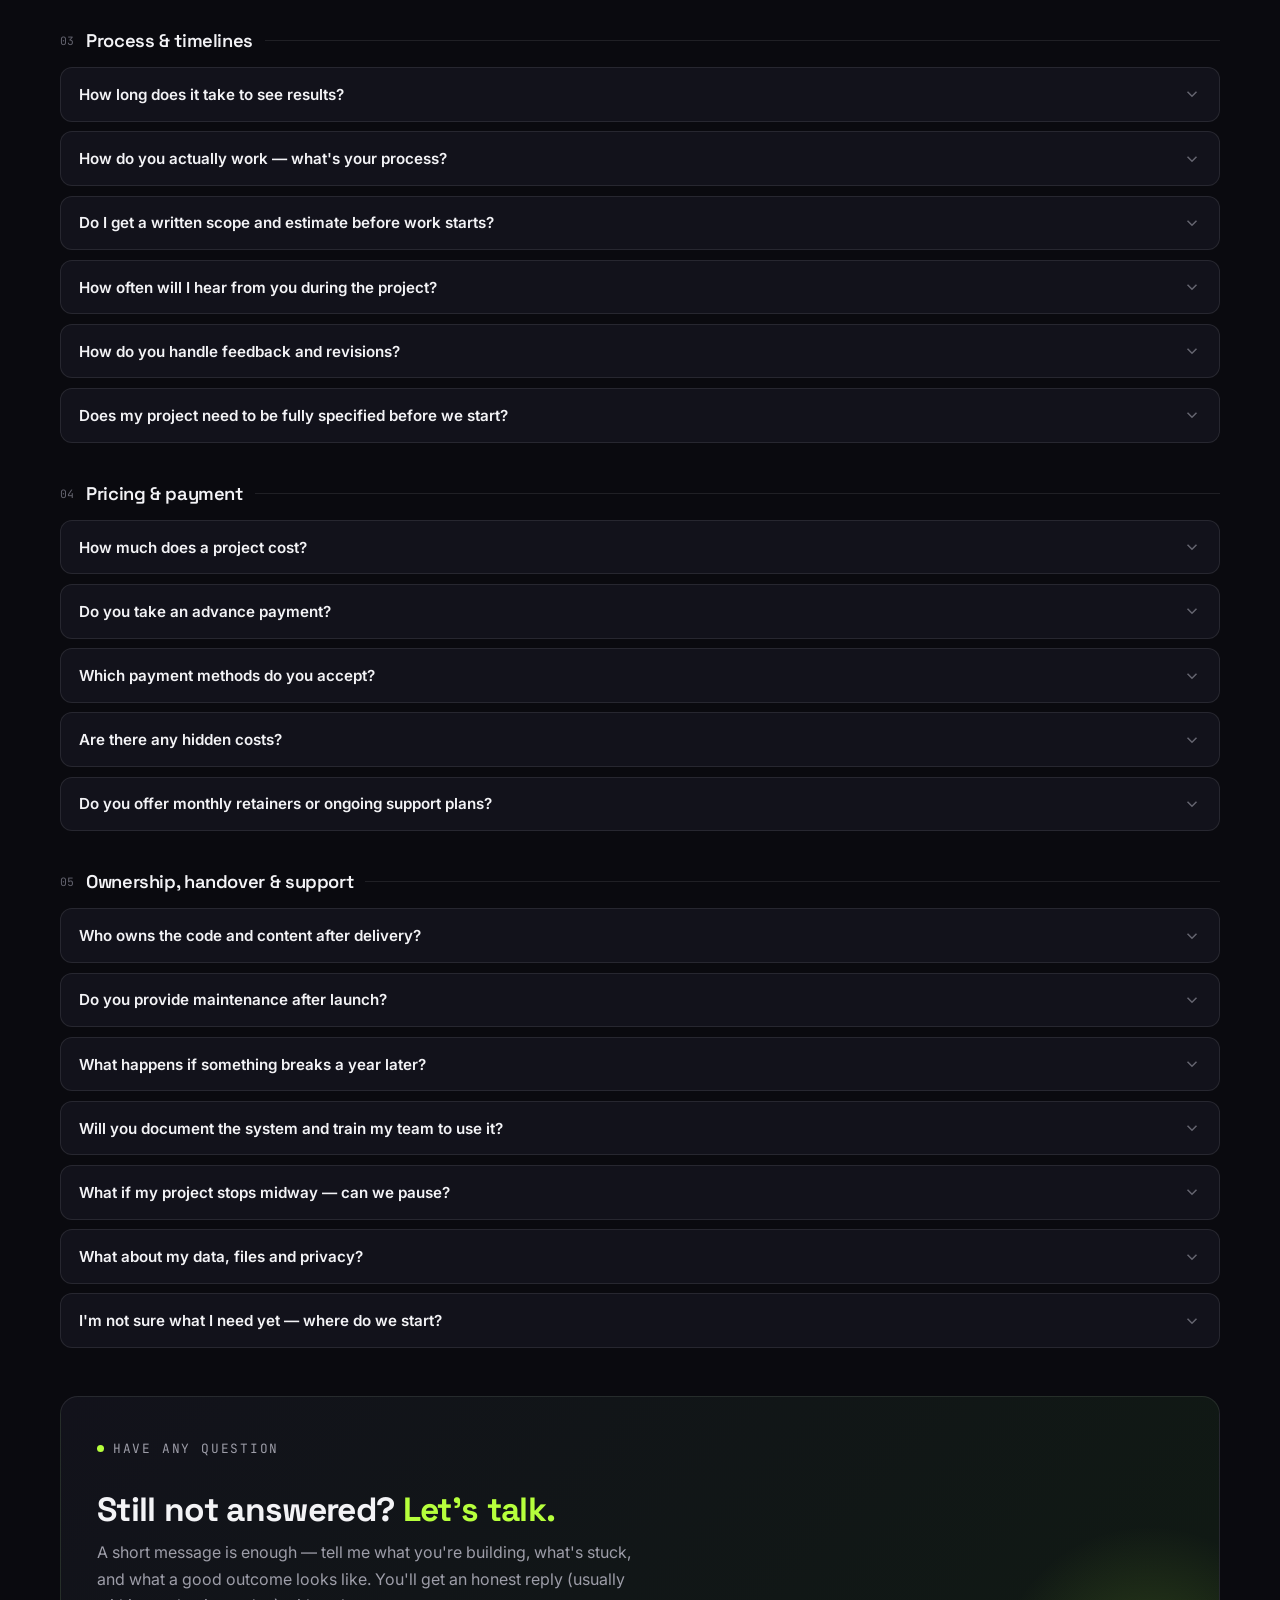
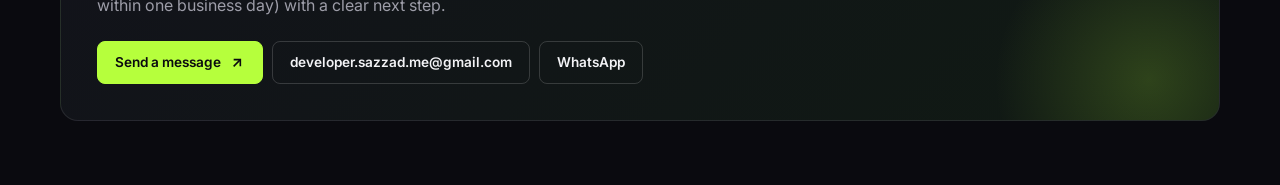
<file: res/faq.html>
<!DOCTYPE html>
<html lang="en" data-theme="dark">
<head>
<meta charset="UTF-8">
<meta name="viewport" content="width=device-width, initial-scale=1.0">
<title>FAQ — Sazzad Hossain | Full-Stack Web Developer</title>
<meta name="description" content="Answers to the questions clients ask most before starting a project with Sazzad Hossain — services, tech stack, process, pricing, timelines, ownership and post-launch support.">
<meta name="robots" content="index, follow">
<link rel="canonical" href="https://ai.khatifoodbazar.com/wa/portfolio/faq/">
<link rel="icon" type="image/png" href="../assets/img/favicon.png">
<link rel="preconnect" href="https://fonts.googleapis.com">
<link rel="preconnect" href="https://fonts.gstatic.com" crossorigin>
<link href="https://fonts.googleapis.com/css2?family=Space+Grotesk:wght@400;500;600;700&family=Inter:wght@400;500;600;700&family=JetBrains+Mono:wght@400;500;600&display=swap" rel="stylesheet">
<style>
:root{
  --bg:#0a0a0f; --bg-soft:#0e0e15; --surface:#12121b; --surface-2:#161620;
  --border:rgba(255,255,255,.09); --border-strong:rgba(255,255,255,.16);
  --text:#f3f3f6; --text-muted:#9d9da8; --text-faint:#63636e;
  --accent:#b6ff3c; --accent-dim:#8fce2c; --accent-ink:#0a0a0f;
  --accent-glow:rgba(182,255,60,.14);
  --wrap:1200px;
}
*{box-sizing:border-box}
html{scroll-behavior:smooth}
body{
  margin:0;background:var(--bg);color:var(--text);
  font-family:'Inter',ui-sans-serif,system-ui,-apple-system,'Segoe UI',Roboto,sans-serif;
  line-height:1.65;-webkit-font-smoothing:antialiased;
}
h1,h2,h3,.display{font-family:'Space Grotesk','Inter',ui-sans-serif,system-ui,sans-serif;letter-spacing:-.02em;line-height:1.15}
.mono{font-family:'JetBrains Mono',ui-monospace,SFMono-Regular,Menlo,monospace}
a{color:inherit}
.wrap{width:100%;max-width:var(--wrap);margin:0 auto;padding:0 1.25rem}
.accent{color:var(--accent)}
.muted{color:var(--text-muted)}

/* ---------- header ---------- */
header{
  position:sticky;top:0;z-index:50;background:rgba(10,10,15,.72);
  backdrop-filter:blur(12px);-webkit-backdrop-filter:blur(12px);
  border-bottom:1px solid var(--border);
}
.hdr{display:flex;align-items:center;justify-content:space-between;height:64px;gap:1rem}
.brand{display:flex;align-items:center;gap:.65rem;font-family:'Space Grotesk',sans-serif;font-weight:600;font-size:1.05rem;text-decoration:none}
.brand-dot{width:10px;height:10px;border-radius:50%;background:var(--accent);box-shadow:0 0 0 4px var(--accent-glow)}
.hdr-nav{display:none;align-items:center;gap:1.5rem;font-size:.88rem;color:var(--text-muted)}
.hdr-nav a{text-decoration:none;transition:color .2s}
.hdr-nav a:hover{color:var(--text)}
.hdr-nav a.active{color:var(--accent)}
@media(min-width:820px){.hdr-nav{display:flex}}
.btn{
  display:inline-flex;align-items:center;gap:.5rem;justify-content:center;
  padding:.6rem 1.05rem;border-radius:8px;font-size:.85rem;font-weight:600;
  text-decoration:none;border:1px solid transparent;cursor:pointer;transition:.2s;
}
.btn-primary{background:var(--accent);color:var(--accent-ink);border-color:var(--accent)}
.btn-primary:hover{filter:brightness(1.08);transform:translateY(-1px)}
.btn-ghost{background:transparent;color:var(--text);border-color:var(--border-strong)}
.btn-ghost:hover{border-color:var(--accent);color:var(--accent)}

/* ---------- hero ---------- */
.hero{position:relative;overflow:hidden;padding:4rem 0 2.5rem}
.dot-grid{
  position:absolute;inset:0;pointer-events:none;
  background-image:radial-gradient(rgba(255,255,255,.055) 1px,transparent 1px);
  background-size:22px 22px;
  mask-image:radial-gradient(ellipse 70% 60% at 30% 0%,#000 20%,transparent 75%);
  -webkit-mask-image:radial-gradient(ellipse 70% 60% at 30% 0%,#000 20%,transparent 75%);
}
.glow{position:absolute;right:-120px;top:-80px;width:420px;height:420px;border-radius:50%;pointer-events:none;
  background:radial-gradient(circle at 50% 50%,rgba(90,160,10,.35),transparent 66%);filter:blur(10px)}
.kicker{display:inline-flex;align-items:center;gap:.55rem;font-family:'JetBrains Mono',monospace;font-size:.8rem;color:var(--accent);text-transform:uppercase;letter-spacing:.14em}
.kicker-dot{width:7px;height:7px;border-radius:50%;background:var(--accent);animation:pulse 2.4s ease-in-out infinite}
@keyframes pulse{0%,100%{opacity:1;transform:scale(1)}50%{opacity:.45;transform:scale(.7)}}
h1{font-size:clamp(2.2rem,5.5vw,3.6rem);font-weight:700;margin:1rem 0 0}
.lede{margin-top:1.1rem;max-width:62ch;font-size:clamp(.98rem,2vw,1.08rem);color:var(--text-muted)}
.hero-meta{display:flex;flex-wrap:wrap;gap:.5rem;margin-top:1.6rem}
.pill{display:inline-flex;align-items:center;gap:.45rem;padding:.4rem .8rem;border-radius:100px;border:1px solid var(--border-strong);font-size:.76rem;font-family:'JetBrains Mono',monospace;color:var(--text-muted)}
.pill b{color:var(--text);font-weight:600}
.pill .d{width:6px;height:6px;border-radius:50%;background:var(--accent)}

/* ---------- tools ---------- */
.tools{position:sticky;top:64px;z-index:40;background:linear-gradient(180deg,rgba(10,10,15,.96),rgba(10,10,15,.82));backdrop-filter:blur(10px);border-bottom:1px solid var(--border);padding:.85rem 0}
.tools-in{display:flex;flex-wrap:wrap;gap:.6rem;align-items:center}
.search{position:relative;flex:1 1 260px;max-width:360px}
.search input{
  width:100%;background:var(--surface);border:1px solid var(--border-strong);border-radius:8px;
  padding:.6rem .8rem .6rem 2.2rem;color:var(--text);font-size:.85rem;font-family:inherit;outline:none;transition:.2s;
}
.search input:focus{border-color:var(--accent);box-shadow:0 0 0 3px var(--accent-glow)}
.search svg{position:absolute;left:.7rem;top:50%;transform:translateY(-50%);color:var(--text-faint)}
.chips{display:flex;flex-wrap:wrap;gap:.4rem}
.chip{
  padding:.42rem .8rem;border-radius:100px;border:1px solid var(--border-strong);background:var(--surface);
  color:var(--text-muted);font-size:.78rem;font-weight:500;cursor:pointer;transition:.18s;font-family:inherit;
}
.chip:hover{color:var(--text);border-color:var(--border-strong);background:var(--surface-2)}
.chip[aria-pressed="true"]{background:var(--accent);color:var(--accent-ink);border-color:var(--accent);font-weight:600}
.count{font-family:'JetBrains Mono',monospace;font-size:.72rem;color:var(--text-faint);margin-left:auto;white-space:nowrap}

/* ---------- FAQ list ---------- */
main{padding:2.5rem 0 4rem}
.group{margin-bottom:2.5rem}
.group-head{display:flex;align-items:center;gap:.75rem;margin-bottom:1rem}
.group-head h2{font-size:1.15rem;margin:0;font-weight:600}
.group-head .line{flex:1;height:1px;background:var(--border)}
.group-head .num{font-family:'JetBrains Mono',monospace;font-size:.72rem;color:var(--text-faint)}
.faq-item{border:1px solid var(--border);border-radius:12px;background:var(--surface);margin-bottom:.6rem;overflow:hidden;transition:border-color .2s}
.faq-item:hover{border-color:var(--border-strong)}
.faq-item.open{border-color:rgba(182,255,60,.35)}
.faq-q{
  width:100%;display:flex;align-items:center;gap:1rem;text-align:left;background:none;border:0;
  padding:1.05rem 1.15rem;color:var(--text);font-size:.95rem;font-weight:600;font-family:inherit;cursor:pointer;
}
.faq-q:hover{color:var(--accent)}
.faq-q .q{flex:1}
.faq-q .chev{flex-shrink:0;color:var(--text-faint);transition:transform .25s}
.faq-item.open .chev{transform:rotate(180deg);color:var(--accent)}
.faq-a{max-height:0;overflow:hidden;transition:max-height .32s ease}
.faq-a-in{padding:0 1.15rem 1.15rem;color:var(--text-muted);font-size:.9rem}
.faq-a ul{margin:.6rem 0 0;padding-left:1.1rem}
.faq-a li{margin-bottom:.35rem}
.faq-a a{color:var(--accent);text-decoration:none;border-bottom:1px solid rgba(182,255,60,.35)}
.faq-a a:hover{border-bottom-color:var(--accent)}
.faq-a code{font-family:'JetBrains Mono',monospace;font-size:.82em;background:var(--surface-2);border:1px solid var(--border);border-radius:5px;padding:.1rem .35rem;color:var(--text)}
.tag{display:inline-block;font-family:'JetBrains Mono',monospace;font-size:.62rem;text-transform:uppercase;letter-spacing:.1em;color:var(--accent);border:1px solid rgba(182,255,60,.3);background:var(--accent-glow);border-radius:4px;padding:.15rem .4rem;margin-right:.5rem;vertical-align:middle}
.empty{display:none;text-align:center;padding:3rem 1rem;border:1px dashed var(--border-strong);border-radius:12px;color:var(--text-muted)}
.empty b{display:block;color:var(--text);margin-bottom:.35rem;font-family:'Space Grotesk',sans-serif}

/* ---------- CTA ---------- */
.cta{
  position:relative;overflow:hidden;border:1px solid var(--border);border-radius:18px;
  background:linear-gradient(135deg,var(--surface) 0%,#101a13 100%);padding:2.25rem;margin-top:3rem;
}
.cta:after{content:"";position:absolute;right:-90px;bottom:-120px;width:320px;height:320px;border-radius:50%;
  background:radial-gradient(circle,rgba(182,255,60,.18),transparent 68%)}
.cta h2{font-size:clamp(1.5rem,3.4vw,2.1rem);margin:.6rem 0 .6rem}
.cta p{color:var(--text-muted);max-width:56ch;margin:0 0 1.4rem}
.cta-actions{display:flex;flex-wrap:wrap;gap:.6rem;position:relative;z-index:2}

/* ---------- footer ---------- */
footer{border-top:1px solid var(--border);background:var(--bg-soft);padding:2.75rem 0 0;margin-top:2rem}
.f-cols{display:grid;gap:2rem;padding-bottom:2.25rem}
@media(min-width:760px){.f-cols{grid-template-columns:1.3fr 1fr 1fr}}
.f-title{font-family:'JetBrains Mono',monospace;font-size:.7rem;text-transform:uppercase;letter-spacing:.14em;color:var(--text-faint);margin:0 0 .9rem}
.f-list{list-style:none;margin:0;padding:0;font-size:.87rem}
.f-list li{margin-bottom:.55rem;color:var(--text-muted)}
.f-list a{text-decoration:none;color:var(--text-muted);transition:color .2s}
.f-list a:hover{color:var(--accent)}
.f-head{font-family:'Space Grotesk',sans-serif;font-weight:700;font-size:1.6rem;line-height:1.2}
.socials{display:flex;gap:.5rem;margin-top:1rem}
.socials a{width:36px;height:36px;border-radius:50%;border:1px solid var(--border-strong);display:flex;align-items:center;justify-content:center;color:var(--text-muted);transition:.2s}
.socials a:hover{color:var(--accent-ink);background:var(--accent);border-color:var(--accent)}
.f-bottom{border-top:1px solid var(--border);padding:1rem 0;display:flex;flex-wrap:wrap;gap:.75rem;justify-content:space-between;align-items:center;font-size:.78rem;color:var(--text-faint)}
.f-links{display:flex;gap:1.25rem}
.f-links a{text-decoration:none;color:var(--text-faint);transition:color .2s}
.f-links a:hover{color:var(--accent)}
.f-links a.active{color:var(--accent)}
.to-top{position:fixed;right:1.1rem;bottom:1.1rem;width:44px;height:44px;border-radius:50%;border:1px solid var(--border-strong);
  background:var(--surface);color:var(--text);display:flex;align-items:center;justify-content:center;cursor:pointer;
  opacity:0;pointer-events:none;transition:.25s;z-index:60}
.to-top.show{opacity:1;pointer-events:auto}
.to-top:hover{background:var(--accent);color:var(--accent-ink);border-color:var(--accent)}
::selection{background:var(--accent);color:var(--accent-ink)}
:focus-visible{outline:2px solid var(--accent);outline-offset:2px}
.skip{position:absolute;left:-9999px}
.skip:focus{left:1rem;top:.75rem;background:var(--accent);color:var(--accent-ink);padding:.5rem .8rem;border-radius:6px;z-index:99;text-decoration:none}
</style>
</head>
<body>
<a class="skip" href="#main">Skip to content</a>


<section class="hero">
  <div class="dot-grid" aria-hidden="true"></div>
  <div class="glow" aria-hidden="true"></div>
  <div class="wrap" style="position:relative">
    <p class="kicker"><span class="kicker-dot" aria-hidden="true"></span> sazzad@devfolio:~$ cat faq.md</p>
    <h1>Frequently Asked <span class="accent">Questions</span></h1>
    <p class="lede">
      Everything clients usually ask before we start working together — what I build, how I work,
      how pricing and timelines are handled, who owns the code afterwards, and what happens after launch.
      If your question isn't here, message me directly and I'll answer it honestly.
    </p>
    <div class="hero-meta">
      <span class="pill"><span class="d" aria-hidden="true"></span> <b>32</b> questions</span>
      <span class="pill"><span class="d" aria-hidden="true"></span> Based in <b>Bakalia, Chittagong</b></span>
      <span class="pill"><span class="d" aria-hidden="true"></span> Working <b>worldwide, remote</b></span>
      <span class="pill"><span class="d" aria-hidden="true"></span> Replies in <b>~1 business day</b></span>
    </div>
  </div>
</section>

<div class="tools">
  <div class="wrap tools-in">
    <div class="search">
      <svg width="15" height="15" viewBox="0 0 24 24" fill="none" stroke="currentColor" stroke-width="2.2" aria-hidden="true"><circle cx="11" cy="11" r="7"/><line x1="21" y1="21" x2="16.7" y2="16.7"/></svg>
      <input id="q" type="search" placeholder="Search questions…" aria-label="Search frequently asked questions" autocomplete="off">
    </div>
    <div class="chips" role="group" aria-label="Filter by category">
      <button class="chip" data-cat="all" aria-pressed="true">All</button>
      <button class="chip" data-cat="start" aria-pressed="false">Getting started</button>
      <button class="chip" data-cat="tech" aria-pressed="false">Services &amp; technical</button>
      <button class="chip" data-cat="process" aria-pressed="false">Process</button>
      <button class="chip" data-cat="money" aria-pressed="false">Pricing &amp; payment</button>
      <button class="chip" data-cat="after" aria-pressed="false">Ownership &amp; support</button>
    </div>
    <span class="count" id="count">32 of 32 shown</span>
  </div>
</div>

<main id="main">
  <div class="wrap">

    <!-- ============ GETTING STARTED ============ -->
    <section class="group" data-group="start">
      <div class="group-head">
        <span class="num mono">01</span>
        <h2>Getting started</h2>
        <span class="line" aria-hidden="true"></span>
      </div>

      <div class="faq-item open">
        <button class="faq-q" aria-expanded="true">
          <span class="q">Are you available for new projects right now?</span>
          <svg class="chev" width="18" height="18" viewBox="0 0 24 24" fill="none" stroke="currentColor" stroke-width="2" aria-hidden="true"><polyline points="6 9 12 15 18 9"/></svg>
        </button>
        <div class="faq-a"><div class="faq-a-in">
          Yes — I keep a small number of active projects at a time so each one gets real attention.
          The quickest way to find out about my current availability is to send a short message with
          your project idea and target date. You'll get an honest answer, including "not right now" if
          my schedule is full.
        </div></div>
      </div>

      <div class="faq-item">
        <button class="faq-q" aria-expanded="false">
          <span class="q">Do you work with international clients?</span>
          <svg class="chev" width="18" height="18" viewBox="0 0 24 24" fill="none" stroke="currentColor" stroke-width="2" aria-hidden="true"><polyline points="6 9 12 15 18 9"/></svg>
        </button>
        <div class="faq-a"><div class="faq-a-in">
          Yes. I'm based in Chittagong, Bangladesh (<code>GMT+6</code>) and work remotely with clients in
          Europe, the UK, the US, the Middle East and Australia. I work async-first — written updates,
          shared documents and screenshots — with scheduled calls where a conversation is faster.
          There is normally a comfortable overlap window with UK/EU afternoons and US mornings.
        </div></div>
      </div>

      <div class="faq-item">
        <button class="faq-q" aria-expanded="false">
          <span class="q">What's the best way to reach you?</span>
          <svg class="chev" width="18" height="18" viewBox="0 0 24 24" fill="none" stroke="currentColor" stroke-width="2" aria-hidden="true"><polyline points="6 9 12 15 18 9"/></svg>
        </button>
        <div class="faq-a"><div class="faq-a-in">
          Email is best for anything detailed: <a href="mailto:developer.sazzad.me@gmail.com">developer.sazzad.me@gmail.com</a>.
          WhatsApp works well for quick questions: <a href="https://wa.me/8801877856951" target="_blank" rel="noopener">+880 1877-856951</a>.
          The contact form on the <a href="../#contact">portfolio home page</a> lands in the same inbox.
          Whichever you use, you'll hear back — usually within one business day.
        </div></div>
      </div>

      <div class="faq-item">
        <button class="faq-q" aria-expanded="false">
          <span class="q">Do you sign NDAs and confidentiality agreements?</span>
          <svg class="chev" width="18" height="18" viewBox="0 0 24 24" fill="none" stroke="currentColor" stroke-width="2" aria-hidden="true"><polyline points="6 9 12 15 18 9"/></svg>
        </button>
        <div class="faq-a"><div class="faq-a-in">
          Yes, gladly. Send yours, or I can sign a simple mutual NDA before we discuss details.
          Under an NDA I also agree not to show the work in my portfolio, and I'll name it in
          generic terms (industry and type of system) or omit it entirely — your call.
        </div></div>
      </div>

      <div class="faq-item">
        <button class="faq-q" aria-expanded="false">
          <span class="q">What languages do you work in?</span>
          <svg class="chev" width="18" height="18" viewBox="0 0 24 24" fill="none" stroke="currentColor" stroke-width="2" aria-hidden="true"><polyline points="6 9 12 15 18 9"/></svg>
        </button>
        <div class="faq-a"><div class="faq-a-in">
          English and Bangla (বাংলা). All technical documentation, code comments and commit messages
          are written in English so any future developer can pick the project up cleanly.
        </div></div>
      </div>
    </section>

    <!-- ============ SERVICES & TECHNICAL ============ -->
    <section class="group" data-group="tech">
      <div class="group-head">
        <span class="num mono">02</span>
        <h2>Services &amp; technical</h2>
        <span class="line" aria-hidden="true"></span>
      </div>

      <div class="faq-item">
        <button class="faq-q" aria-expanded="false">
          <span class="q">What services do you primarily offer?</span>
          <svg class="chev" width="18" height="18" viewBox="0 0 24 24" fill="none" stroke="currentColor" stroke-width="2" aria-hidden="true"><polyline points="6 9 12 15 18 9"/></svg>
        </button>
        <div class="faq-a"><div class="faq-a-in">
          <span class="tag">Popular</span>
          Full-stack web development, WordPress &amp; CMS solutions, web applications, REST APIs,
          third-party integrations, e-commerce builds, and long-term technical maintenance.
          I work across the full lifecycle — from planning to deployment and beyond.
        </div></div>
      </div>

      <div class="faq-item">
        <button class="faq-q" aria-expanded="false">
          <span class="q">What technologies do you actually work with day to day?</span>
          <svg class="chev" width="18" height="18" viewBox="0 0 24 24" fill="none" stroke="currentColor" stroke-width="2" aria-hidden="true"><polyline points="6 9 12 15 18 9"/></svg>
        </button>
        <div class="faq-a"><div class="faq-a-in">
          Frontend: HTML5, CSS3, JavaScript, responsive UI, AJAX — with React, Next.js and TypeScript
          as growing skills. Backend: PHP, Laravel, WordPress, REST APIs, authentication — plus
          Node.js/Express. Databases: MySQL and relational design, PostgreSQL. Platforms: WordPress,
          WooCommerce, Moodle, plugin and CMS theme development. Infrastructure: Git/GitHub, cPanel,
          DNS &amp; SSL, with Docker and CI/CD in progress. The full breakdown with depth levels is on
          the <a href="../#stack">Technical Stack</a> section of my portfolio.
        </div></div>
      </div>

      <div class="faq-item">
        <button class="faq-q" aria-expanded="false">
          <span class="q">Can you take over an existing project or fix an inherited codebase?</span>
          <svg class="chev" width="18" height="18" viewBox="0 0 24 24" fill="none" stroke="currentColor" stroke-width="2" aria-hidden="true"><polyline points="6 9 12 15 18 9"/></svg>
        </button>
        <div class="faq-a"><div class="faq-a-in">
          Yes — this is a large part of what I do. I start with a short assessment: what the system does,
          where it's fragile, what's documented, what's at risk. You receive that in writing before any
          large piece of work begins, with a recommended order of fixes. If the honest answer is
          "rebuilding is cheaper than patching", I'll tell you that too.
        </div></div>
      </div>

      <div class="faq-item">
        <button class="faq-q" aria-expanded="false">
          <span class="q">Do you build e-commerce sites and payment/courier integrations?</span>
          <svg class="chev" width="18" height="18" viewBox="0 0 24 24" fill="none" stroke="currentColor" stroke-width="2" aria-hidden="true"><polyline points="6 9 12 15 18 9"/></svg>
        </button>
        <div class="faq-a"><div class="faq-a-in">
          Yes. WooCommerce stores, custom product/collection structures, checkout flows, order and
          inventory logic, and integrations with payment gateways, courier and merchant platforms —
          including the kind of multi-platform operational tooling I built for KHF Manage.
          I also run my own e-commerce business, so I understand the business side of the checkout,
          not just the code.
        </div></div>
      </div>

      <div class="faq-item">
        <button class="faq-q" aria-expanded="false">
          <span class="q">Do you handle hosting, domains, SSL, email and deployment?</span>
          <svg class="chev" width="18" height="18" viewBox="0 0 24 24" fill="none" stroke="currentColor" stroke-width="2" aria-hidden="true"><polyline points="6 9 12 15 18 9"/></svg>
        </button>
        <div class="faq-a"><div class="faq-a-in">
          Yes. I can set up and manage hosting (shared/cPanel or VPS), point domains, install and renew
          SSL, configure business email, set up staging environments, and handle the deployment itself —
          or work inside your existing hosting account, using your own credentials, if you prefer to
          keep everything in your name.
        </div></div>
      </div>

      <div class="faq-item">
        <button class="faq-q" aria-expanded="false">
          <span class="q">Do you build mobile apps, or just websites and web apps?</span>
          <svg class="chev" width="18" height="18" viewBox="0 0 24 24" fill="none" stroke="currentColor" stroke-width="2" aria-hidden="true"><polyline points="6 9 12 15 18 9"/></svg>
        </button>
        <div class="faq-a"><div class="faq-a-in">
          Native iOS/Android app development isn't my service. What I do build are
          <strong>Progressive Web Apps (PWA)</strong> — installable, app-like experiences that work on
          phones and desktops from one codebase, like KHF Manage. For most businesses a PWA covers the
          requirement without the cost and maintenance of two native apps.
        </div></div>
      </div>

      <div class="faq-item">
        <button class="faq-q" aria-expanded="false">
          <span class="q">Do you also do UI/UX or graphic design?</span>
          <svg class="chev" width="18" height="18" viewBox="0 0 24 24" fill="none" stroke="currentColor" stroke-width="2" aria-hidden="true"><polyline points="6 9 12 15 18 9"/></svg>
        </button>
        <div class="faq-a"><div class="faq-a-in">
          I implement frontend design at a high standard — including the design system this site uses —
          and I can create a clean, practical interface for a business system where usability matters
          more than branding. I don't offer brand identity or logo design; if you have a designer or
          an existing brand, I'll build precisely to it.
        </div></div>
      </div>

      <div class="faq-item">
        <button class="faq-q" aria-expanded="false">
          <span class="q">Do you work with Moodle, LMS platforms and digital libraries?</span>
          <svg class="chev" width="18" height="18" viewBox="0 0 24 24" fill="none" stroke="currentColor" stroke-width="2" aria-hidden="true"><polyline points="6 9 12 15 18 9"/></svg>
        </button>
        <div class="faq-a"><div class="faq-a-in">
          Yes. I've delivered Moodle-based learning environments — course and user management, enrolment
          workflows, third-party API integrations — plus custom digital library and learning-resource
          platforms. If you're migrating an existing course catalogue into an LMS, that's familiar ground.
        </div></div>
      </div>

      <div class="faq-item">
        <button class="faq-q" aria-expanded="false">
          <span class="q">Can you do SEO for my website?</span>
          <svg class="chev" width="18" height="18" viewBox="0 0 24 24" fill="none" stroke="currentColor" stroke-width="2" aria-hidden="true"><polyline points="6 9 12 15 18 9"/></svg>
        </button>
        <div class="faq-a"><div class="faq-a-in">
          Technical SEO — yes: clean site structure, semantic markup, metadata, sitemaps, page speed,
          structured data and schema, and generative-engine optimisation (making a brand readable to
          AI search systems, as I did for Malco Larra Del Pozo). Content marketing, link building and
          ongoing campaign management are outside my scope.
        </div></div>
      </div>
    </section>

    <!-- ============ PROCESS ============ -->
    <section class="group" data-group="process">
      <div class="group-head">
        <span class="num mono">03</span>
        <h2>Process &amp; timelines</h2>
        <span class="line" aria-hidden="true"></span>
      </div>

      <div class="faq-item">
        <button class="faq-q" aria-expanded="false">
          <span class="q">How long does it take to see results?</span>
          <svg class="chev" width="18" height="18" viewBox="0 0 24 24" fill="none" stroke="currentColor" stroke-width="2" aria-hidden="true"><polyline points="6 9 12 15 18 9"/></svg>
        </button>
        <div class="faq-a"><div class="faq-a-in">
          Simple websites and landing pages: <strong>1–2 weeks</strong>. Complex web apps and integrated
          platforms: <strong>4–8 weeks</strong> depending on scope. I always provide a timeline estimate
          before starting.
        </div></div>
      </div>

      <div class="faq-item">
        <button class="faq-q" aria-expanded="false">
          <span class="q">How do you actually work — what's your process?</span>
          <svg class="chev" width="18" height="18" viewBox="0 0 24 24" fill="none" stroke="currentColor" stroke-width="2" aria-hidden="true"><polyline points="6 9 12 15 18 9"/></svg>
        </button>
        <div class="faq-a"><div class="faq-a-in">
          Eight stages, and I stay involved in all of them: <strong>Understand → Analyze → Plan → Build →
          Integrate → Test → Deploy → Maintain</strong>. In practice that means I ask questions before
          writing code, plan the structure in writing, build in reviewable stages, test on real devices,
          deploy carefully, and don't disappear after launch.
        </div></div>
      </div>

      <div class="faq-item">
        <button class="faq-q" aria-expanded="false">
          <span class="q">Do I get a written scope and estimate before work starts?</span>
          <svg class="chev" width="18" height="18" viewBox="0 0 24 24" fill="none" stroke="currentColor" stroke-width="2" aria-hidden="true"><polyline points="6 9 12 15 18 9"/></svg>
        </button>
        <div class="faq-a"><div class="faq-a-in">
          Always. Before any project you receive, in writing: what's included, what's excluded,
          the deliverables, the timeline with milestones, the price and the assumptions it's based on.
          The goal is simple — no surprises on either side, and no "I thought that was included" later.
        </div></div>
      </div>

      <div class="faq-item">
        <button class="faq-q" aria-expanded="false">
          <span class="q">How often will I hear from you during the project?</span>
          <svg class="chev" width="18" height="18" viewBox="0 0 24 24" fill="none" stroke="currentColor" stroke-width="2" aria-hidden="true"><polyline points="6 9 12 15 18 9"/></svg>
        </button>
        <div class="faq-a"><div class="faq-a-in">
          You'll get a scheduled update at least once a week, plus a working demo or staging link at each
          milestone so you can see progress instead of taking my word for it. For anything urgent you can
          reach me directly on WhatsApp or email — you're never waiting weeks to find out what's happening.
        </div></div>
      </div>

      <div class="faq-item">
        <button class="faq-q" aria-expanded="false">
          <span class="q">How do you handle feedback and revisions?</span>
          <svg class="chev" width="18" height="18" viewBox="0 0 24 24" fill="none" stroke="currentColor" stroke-width="2" aria-hidden="true"><polyline points="6 9 12 15 18 9"/></svg>
        </button>
        <div class="faq-a"><div class="faq-a-in">
          Each milestone comes with a review point. Changes that refine what we agreed are part of the
          work — fix them and move on, no argument. Changes that add something new to the scope are
          quoted separately so you can decide with the cost in front of you.
        </div></div>
      </div>

      <div class="faq-item">
        <button class="faq-q" aria-expanded="false">
          <span class="q">Does my project need to be fully specified before we start?</span>
          <svg class="chev" width="18" height="18" viewBox="0 0 24 24" fill="none" stroke="currentColor" stroke-width="2" aria-hidden="true"><polyline points="6 9 12 15 18 9"/></svg>
        </button>
        <div class="faq-a"><div class="faq-a-in">
          No. A problem description in plain language is enough to begin: what you do, what's painful
          today, and what you want to be possible. I'll ask the questions that turn that into a
          specification — that analysis is part of the job, not something you have to arrive with.
        </div></div>
      </div>
    </section>

    <!-- ============ PRICING ============ -->
    <section class="group" data-group="money">
      <div class="group-head">
        <span class="num mono">04</span>
        <h2>Pricing &amp; payment</h2>
        <span class="line" aria-hidden="true"></span>
      </div>

      <div class="faq-item">
        <button class="faq-q" aria-expanded="false">
          <span class="q">How much does a project cost?</span>
          <svg class="chev" width="18" height="18" viewBox="0 0 24 24" fill="none" stroke="currentColor" stroke-width="2" aria-hidden="true"><polyline points="6 9 12 15 18 9"/></svg>
        </button>
        <div class="faq-a"><div class="faq-a-in">
          It depends on scope, so I don't publish a price list that would be wrong for your project.
          What I can promise is this: the consultation is free, you get a fixed written quote before
          work starts, and that quote is based on real requirements rather than a guess. Small,
          well-defined jobs are quoted as a flat task fee; larger builds are priced per milestone.
        </div></div>
      </div>

      <div class="faq-item">
        <button class="faq-q" aria-expanded="false">
          <span class="q">Do you take an advance payment?</span>
          <svg class="chev" width="18" height="18" viewBox="0 0 24 24" fill="none" stroke="currentColor" stroke-width="2" aria-hidden="true"><polyline points="6 9 12 15 18 9"/></svg>
        </button>
        <div class="faq-a"><div class="faq-a-in">
          Yes — projects typically start with an advance, followed by scheduled milestone payments,
          with the balance due before final delivery and handover. The exact split is agreed in the
          written scope, so both sides know the schedule from day one.
        </div></div>
      </div>

      <div class="faq-item">
        <button class="faq-q" aria-expanded="false">
          <span class="q">Which payment methods do you accept?</span>
          <svg class="chev" width="18" height="18" viewBox="0 0 24 24" fill="none" stroke="currentColor" stroke-width="2" aria-hidden="true"><polyline points="6 9 12 15 18 9"/></svg>
        </button>
        <div class="faq-a"><div class="faq-a-in">
          Within Bangladesh: bank transfer, bKash or Nagad. For international clients: bank/wire transfer
          or another agreed method. Every payment is documented with an invoice or receipt, and
          third-party costs (domain, hosting, licences, gateway fees) are billed at cost and listed
          upfront — never buried in the price.
        </div></div>
      </div>

      <div class="faq-item">
        <button class="faq-q" aria-expanded="false">
          <span class="q">Are there any hidden costs?</span>
          <svg class="chev" width="18" height="18" viewBox="0 0 24 24" fill="none" stroke="currentColor" stroke-width="2" aria-hidden="true"><polyline points="6 9 12 15 18 9"/></svg>
        </button>
        <div class="faq-a"><div class="faq-a-in">
          No. My development fee is what the quote says. The only additional costs are external ones you
          own directly — hosting, domain renewal, paid plugins or licences, SMS/gateway charges — and
          those are listed in the scope before you commit. If a requirement changes, you get a written
          quote for the change before any extra work is done.
        </div></div>
      </div>

      <div class="faq-item">
        <button class="faq-q" aria-expanded="false">
          <span class="q">Do you offer monthly retainers or ongoing support plans?</span>
          <svg class="chev" width="18" height="18" viewBox="0 0 24 24" fill="none" stroke="currentColor" stroke-width="2" aria-hidden="true"><polyline points="6 9 12 15 18 9"/></svg>
        </button>
        <div class="faq-a"><div class="faq-a-in">
          Yes. Some clients prefer a small monthly block of hours for fixes, improvements, backups,
          monitoring and small feature work instead of paying per task. It's optional — plenty of
          projects run perfectly well with per-task quotes after launch.
        </div></div>
      </div>
    </section>

    <!-- ============ OWNERSHIP & SUPPORT ============ -->
    <section class="group" data-group="after">
      <div class="group-head">
        <span class="num mono">05</span>
        <h2>Ownership, handover &amp; support</h2>
        <span class="line" aria-hidden="true"></span>
      </div>

      <div class="faq-item">
        <button class="faq-q" aria-expanded="false">
          <span class="q">Who owns the code and content after delivery?</span>
          <svg class="chev" width="18" height="18" viewBox="0 0 24 24" fill="none" stroke="currentColor" stroke-width="2" aria-hidden="true"><polyline points="6 9 12 15 18 9"/></svg>
        </button>
        <div class="faq-a"><div class="faq-a-in">
          You do. Once the project is complete and paid for, the code, design and content are yours —
          including access to the hosting, database and repository. I keep no lock on your system.
          The only exception is portfolio rights: I may reference the work as an example unless an
          NDA says otherwise.
        </div></div>
      </div>

      <div class="faq-item">
        <button class="faq-q" aria-expanded="false">
          <span class="q">Do you provide maintenance after launch?</span>
          <svg class="chev" width="18" height="18" viewBox="0 0 24 24" fill="none" stroke="currentColor" stroke-width="2" aria-hidden="true"><polyline points="6 9 12 15 18 9"/></svg>
        </button>
        <div class="faq-a"><div class="faq-a-in">
          Yes. Every project includes a support window after launch for defects in the delivered work —
          if something I built misbehaves, I fix it. Beyond that, ongoing maintenance, updates,
          monitoring and new features are available as a retainer or on a per-task basis. A project isn't
          finished at deploy; it needs care afterwards.
        </div></div>
      </div>

      <div class="faq-item">
        <button class="faq-q" aria-expanded="false">
          <span class="q">What happens if something breaks a year later?</span>
          <svg class="chev" width="18" height="18" viewBox="0 0 24 24" fill="none" stroke="currentColor" stroke-width="2" aria-hidden="true"><polyline points="6 9 12 15 18 9"/></svg>
        </button>
        <div class="faq-a"><div class="faq-a-in">
          Send me the detail and I'll diagnose it — usually quickly, since I built the system and know
          where to look. If it's a bug in code I delivered, it's handled as a defect. If it's a hosting
          change, a third-party service update, or an expired licence, I'll tell you exactly what
          happened and quote the fix. Either way, you get clarity instead of a mystery.
        </div></div>
      </div>

      <div class="faq-item">
        <button class="faq-q" aria-expanded="false">
          <span class="q">Will you document the system and train my team to use it?</span>
          <svg class="chev" width="18" height="18" viewBox="0 0 24 24" fill="none" stroke="currentColor" stroke-width="2" aria-hidden="true"><polyline points="6 9 12 15 18 9"/></svg>
        </button>
        <div class="faq-a"><div class="faq-a-in">
          Yes, and this matters more than most developers admit. You get handover notes covering what was
          built and how it's structured, plus a practical walkthrough of the admin panel for the people
          who'll actually use it — recording included for larger systems. If your team can't run the
          system confidently, the delivery isn't finished.
        </div></div>
      </div>

      <div class="faq-item">
        <button class="faq-q" aria-expanded="false">
          <span class="q">What if my project stops midway — can we pause?</span>
          <svg class="chev" width="18" height="18" viewBox="0 0 24 24" fill="none" stroke="currentColor" stroke-width="2" aria-hidden="true"><polyline points="6 9 12 15 18 9"/></svg>
        </button>
        <div class="faq-a"><div class="faq-a-in">
          Life happens and business priorities move — you can pause. Completed and approved milestones
          are settled, the current state is documented and committed so nothing is lost, and we agree a
          restart date. Long pauses (several months) mean re-quoting the remaining work, since the
          environment, dependencies and requirements will have moved.
        </div></div>
      </div>

      <div class="faq-item">
        <button class="faq-q" aria-expanded="false">
          <span class="q">What about my data, files and privacy?</span>
          <svg class="chev" width="18" height="18" viewBox="0 0 24 24" fill="none" stroke="currentColor" stroke-width="2" aria-hidden="true"><polyline points="6 9 12 15 18 9"/></svg>
        </button>
        <div class="faq-a"><div class="faq-a-in">
          Client files, credentials and databases are treated as confidential: access is limited to me,
          stored securely, never shared or reused for other work, and removed from my systems when the
          engagement ends (after an agreed retention period in case you need support). Exactly what I
          collect on this website, why, and how long I keep it is set out in the
          <a href="../privacy/">Privacy Policy</a>.
        </div></div>
      </div>

      <div class="faq-item">
        <button class="faq-q" aria-expanded="false">
          <span class="q">I'm not sure what I need yet — where do we start?</span>
          <svg class="chev" width="18" height="18" viewBox="0 0 24 24" fill="none" stroke="currentColor" stroke-width="2" aria-hidden="true"><polyline points="6 9 12 15 18 9"/></svg>
        </button>
        <div class="faq-a"><div class="faq-a-in">
          Start by describing your problem or goal. I'll analyze the requirements and propose the best
          technical approach — whether that's a custom build, a platform integration, or an existing
          solution configured for your needs. The consultation is free and there's no obligation to
          continue afterwards.
        </div></div>
      </div>
    </section>

    <div class="empty" id="empty">
      <b>Nothing matched that search.</b>
      Try a different word, or clear the filter — and if your question genuinely isn't here,
      <a href="../#contact" class="accent">ask me directly</a>.
    </div>

    <section class="cta">
      <p class="kicker"><span class="kicker-dot" aria-hidden="true"></span> Have any question</p>
      <h2>Still not answered? <span class="accent">Let's talk.</span></h2>
      <p>
        A short message is enough — tell me what you're building, what's stuck, and what a good outcome
        looks like. You'll get an honest reply (usually within one business day) with a clear next step.
      </p>
      <div class="cta-actions">
        <a class="btn btn-primary" href="../#contact">
          Send a message
          <svg width="16" height="16" viewBox="0 0 24 24" fill="none" stroke="currentColor" stroke-width="2.4" aria-hidden="true"><line x1="7" y1="17" x2="17" y2="7"/><polyline points="7 7 17 7 17 17"/></svg>
        </a>
        <a class="btn btn-ghost" href="mailto:developer.sazzad.me@gmail.com">developer.sazzad.me@gmail.com</a>
        <a class="btn btn-ghost" href="https://wa.me/8801877856951" target="_blank" rel="noopener">WhatsApp</a>
      </div>
    </section>

  </div>
</main>
 
<script>
(function(){
  "use strict";
  var items   = Array.prototype.slice.call(document.querySelectorAll('.faq-item'));
  var groups  = Array.prototype.slice.call(document.querySelectorAll('.group'));
  var chips   = Array.prototype.slice.call(document.querySelectorAll('.chip'));
  var input   = document.getElementById('q');
  var counter = document.getElementById('count');
  var empty   = document.getElementById('empty');
  var activeCat = 'all';

  /* ---- accordion ---- */
  items.forEach(function(item){
    var btn = item.querySelector('.faq-q');
    var panel = item.querySelector('.faq-a');
    function setOpen(open){
      item.classList.toggle('open', open);
      btn.setAttribute('aria-expanded', open ? 'true' : 'false');
      panel.style.maxHeight = open ? (panel.scrollHeight + 24) + 'px' : '0px';
    }
    setOpen(item.classList.contains('open'));
    btn.addEventListener('click', function(){
      var willOpen = !item.classList.contains('open');
      /* accordion behaviour within a group */
      Array.prototype.slice.call(item.parentNode.querySelectorAll('.faq-item.open')).forEach(function(o){
        if(o !== item){
          o.classList.remove('open');
          o.querySelector('.faq-q').setAttribute('aria-expanded','false');
          o.querySelector('.faq-a').style.maxHeight = '0px';
        }
      });
      setOpen(willOpen);
    });
    window.addEventListener('resize', function(){
      if(item.classList.contains('open')) panel.style.maxHeight = (panel.scrollHeight + 24) + 'px';
    });
  });

  /* ---- search + category filter ---- */
  function apply(){
    var term = (input.value || '').trim().toLowerCase();
    var shown = 0;
    groups.forEach(function(group){
      var groupShown = 0;
      Array.prototype.slice.call(group.querySelectorAll('.faq-item')).forEach(function(item){
        var catOk = (activeCat === 'all' || group.getAttribute('data-group') === activeCat);
        var textOk = !term || item.textContent.toLowerCase().indexOf(term) !== -1;
        var visible = catOk && textOk;
        item.style.display = visible ? '' : 'none';
        if(visible){ shown++; groupShown++; }
      });
      group.style.display = groupShown ? '' : 'none';
    });
    counter.textContent = shown + ' of ' + items.length + ' shown';
    empty.style.display = shown ? 'none' : 'block';
  }

  chips.forEach(function(chip){
    chip.addEventListener('click', function(){
      chips.forEach(function(c){ c.setAttribute('aria-pressed','false'); });
      chip.setAttribute('aria-pressed','true');
      activeCat = chip.getAttribute('data-cat');
      apply();
    });
  });
  input.addEventListener('input', apply);
  apply(); /* initialise the counter on load */

  /* open the matching question when arriving with a search in the URL: /faq/?q=pricing */
  var urlQ = new URLSearchParams(window.location.search).get('q');
  if(urlQ){ input.value = urlQ; apply(); }

  /* ---- back to top ---- */
  var toTop = document.getElementById('toTop');
  window.addEventListener('scroll', function(){
    toTop.classList.toggle('show', window.scrollY > 400);
  }, {passive:true});
  toTop.addEventListener('click', function(){ window.scrollTo({top:0,behavior:'smooth'}); });

  document.getElementById('yr').textContent = new Date().getFullYear();
})();
</script>
</body>
</html>
</file>
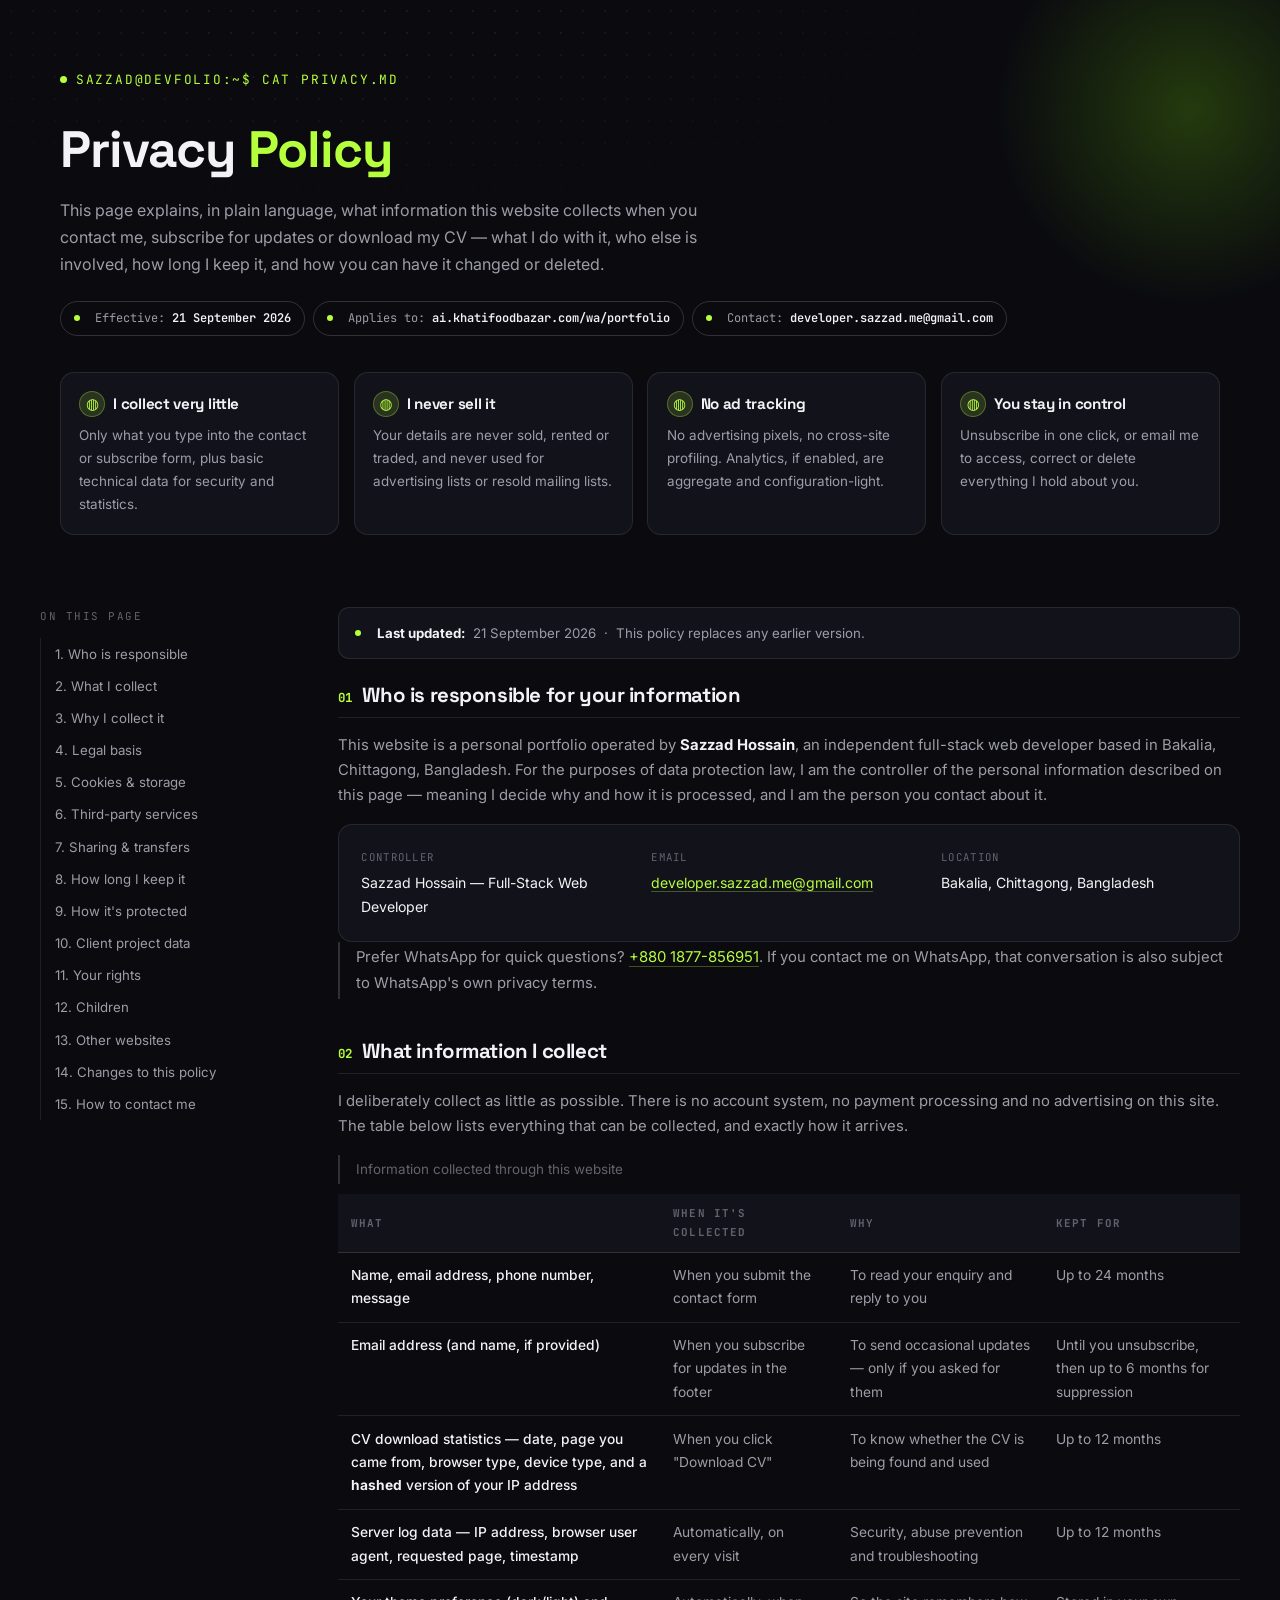
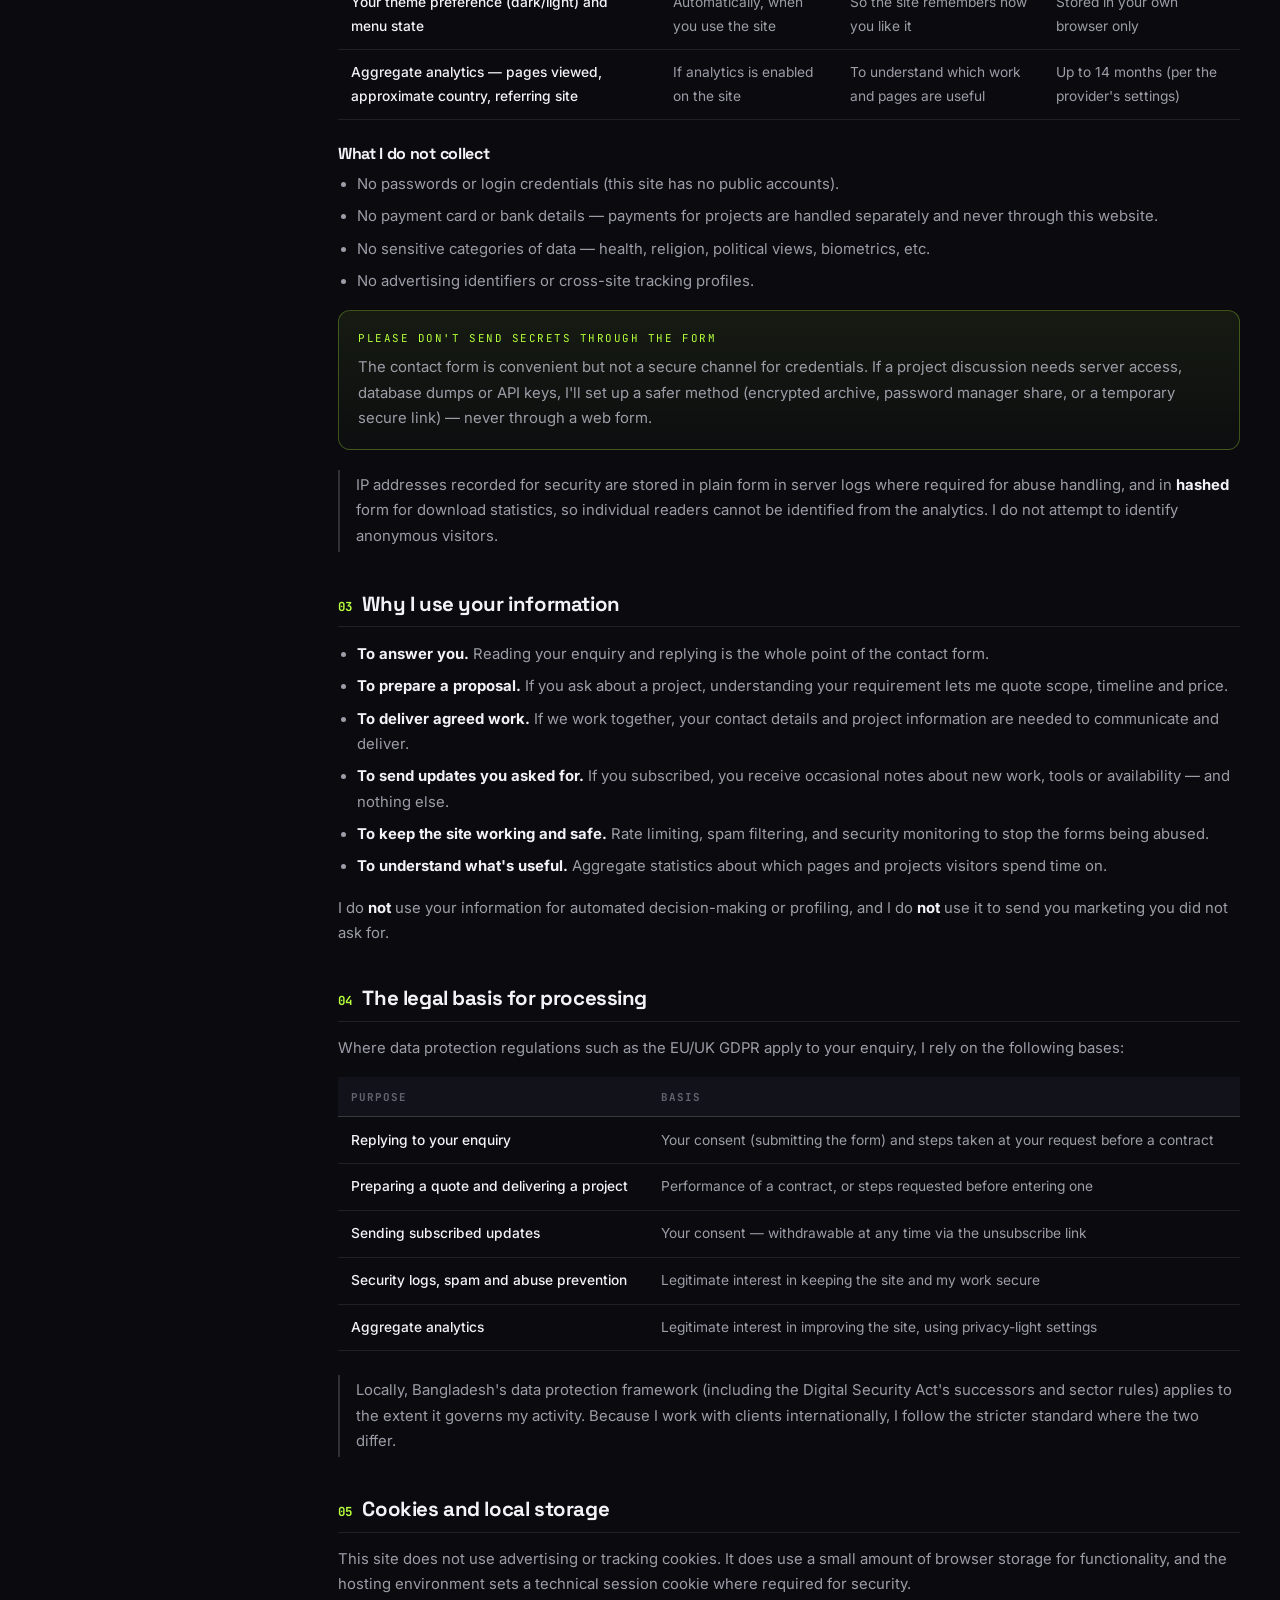
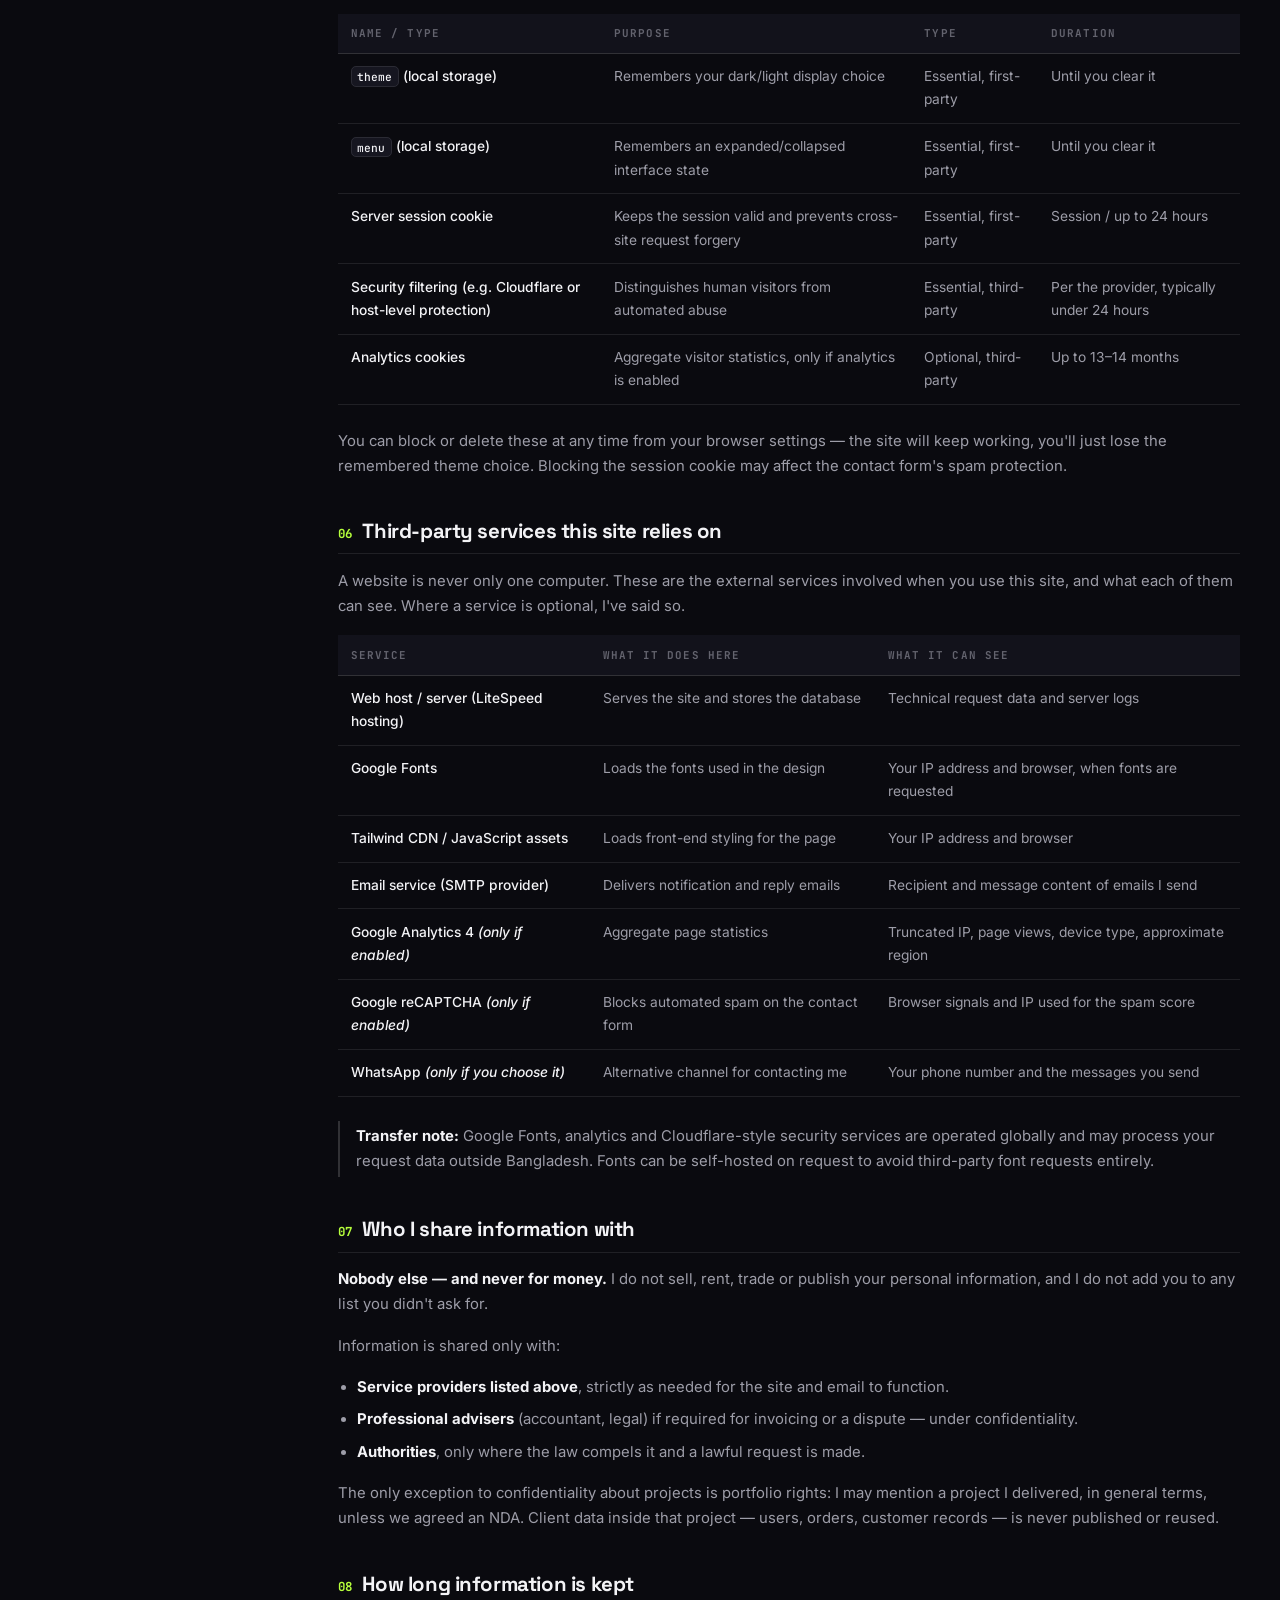
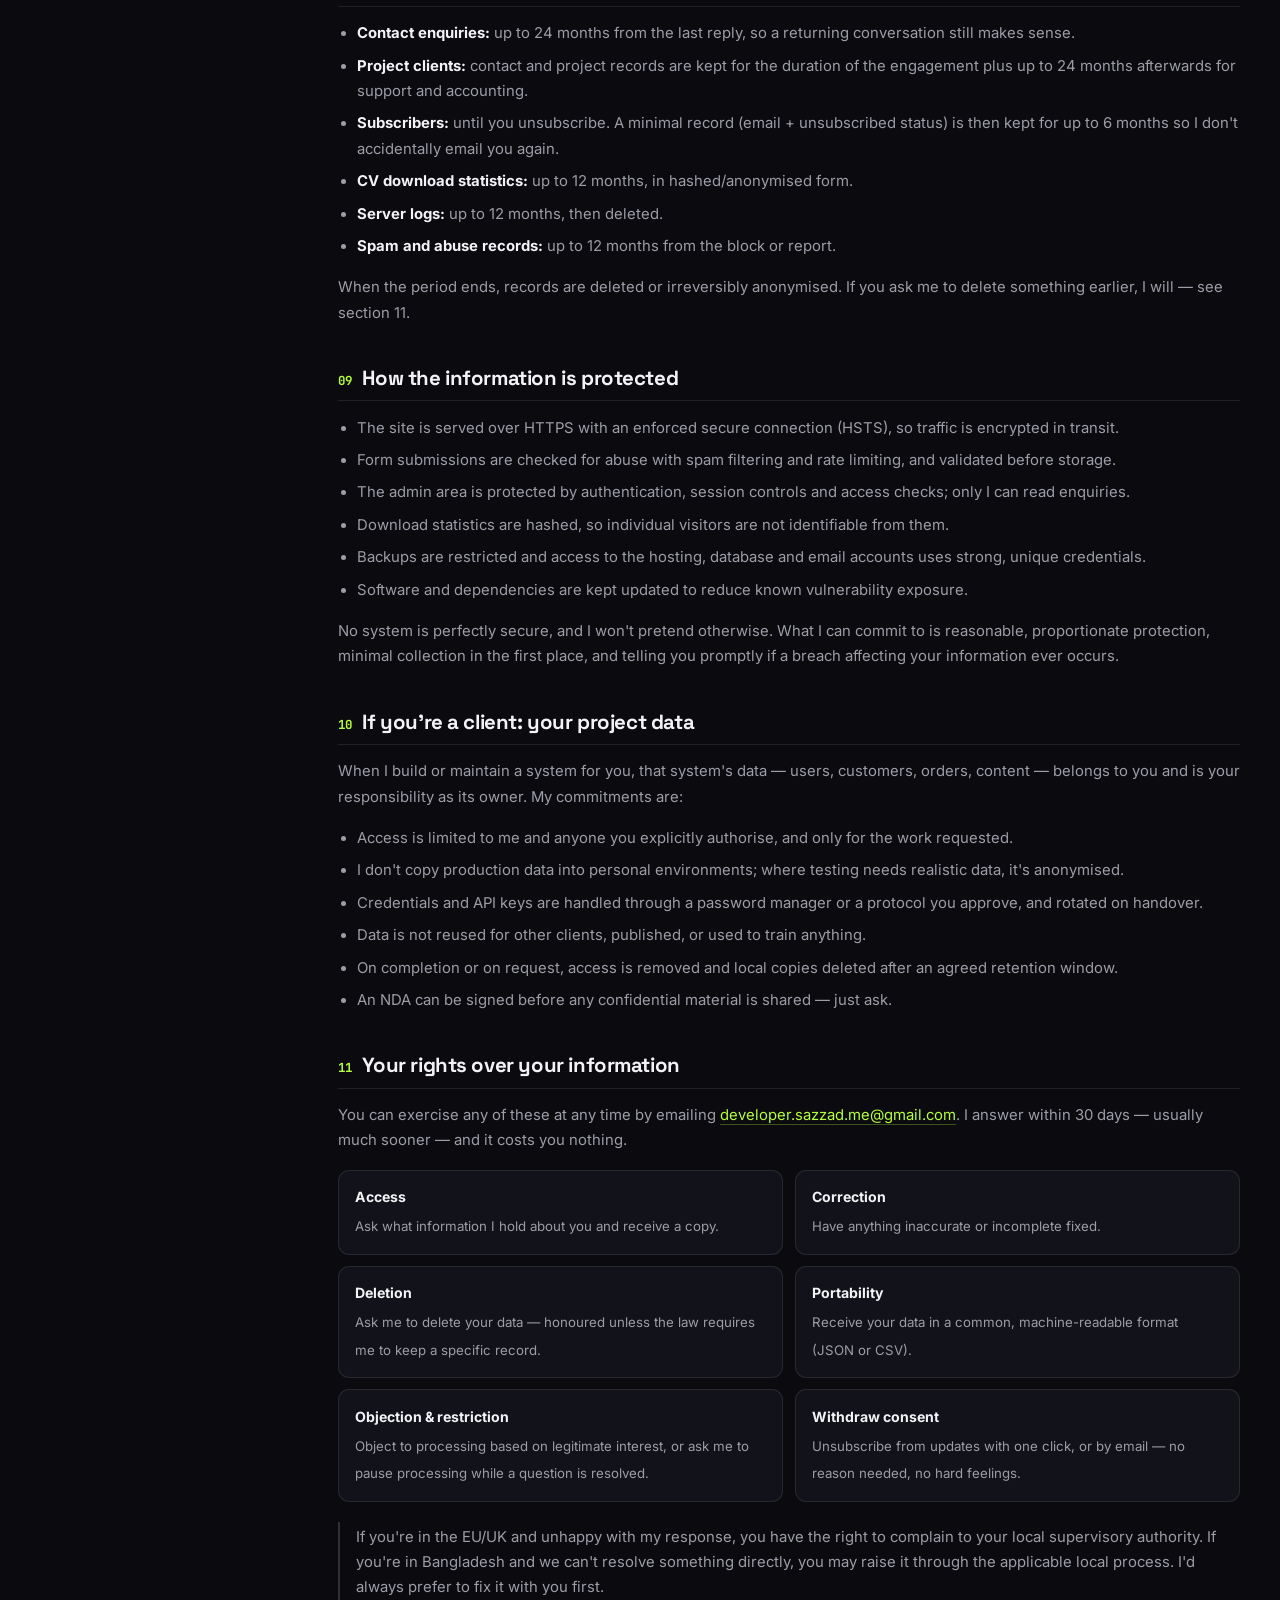
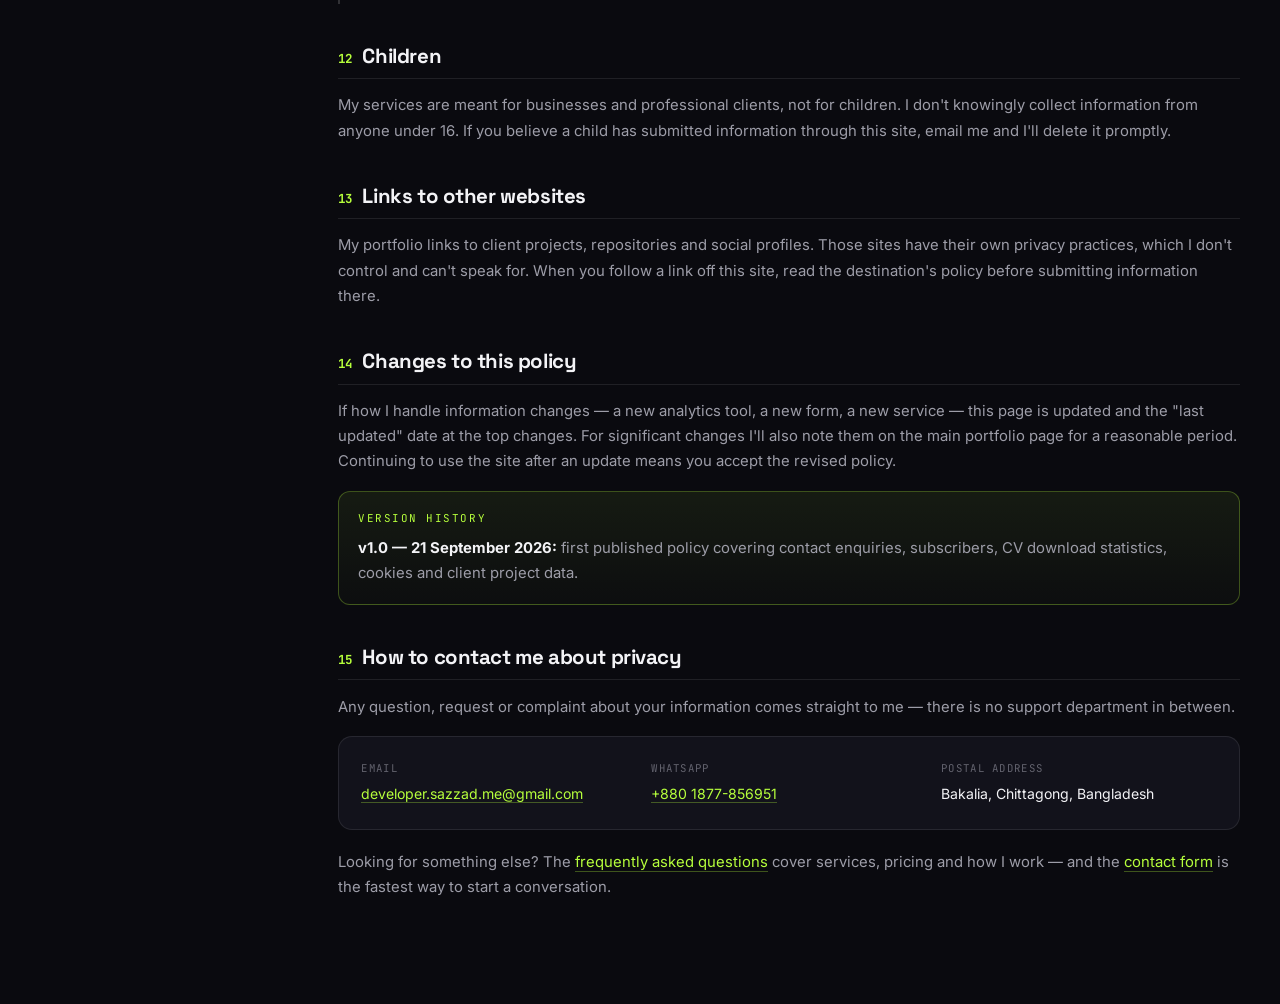
<file: res/privacy.html>
<!DOCTYPE html>
<html lang="en" data-theme="dark">
<head>
<meta charset="UTF-8">
<meta name="viewport" content="width=device-width, initial-scale=1.0">
<title>Privacy Policy — Sazzad Hossain | Full-Stack Web Developer</title>
<meta name="description" content="How Sazzad Hossain collects, uses, stores and protects personal information submitted through this portfolio website — contact enquiries, subscribers, CV downloads, cookies and your rights.">
<meta name="robots" content="index, follow">
<link rel="canonical" href="https://ai.khatifoodbazar.com/wa/portfolio/privacy/">
<link rel="icon" type="image/png" href="../assets/img/favicon.png">
<link rel="preconnect" href="https://fonts.googleapis.com">
<link rel="preconnect" href="https://fonts.gstatic.com" crossorigin>
<link href="https://fonts.googleapis.com/css2?family=Space+Grotesk:wght@400;500;600;700&family=Inter:wght@400;500;600;700&family=JetBrains+Mono:wght@400;500;600&display=swap" rel="stylesheet">
<style>
:root{
  --bg:#0a0a0f; --bg-soft:#0e0e15; --surface:#12121b; --surface-2:#161620;
  --border:rgba(255,255,255,.09); --border-strong:rgba(255,255,255,.16);
  --text:#f3f3f6; --text-muted:#9d9da8; --text-faint:#63636e;
  --accent:#b6ff3c; --accent-dim:#8fce2c; --accent-ink:#0a0a0f;
  --accent-glow:rgba(182,255,60,.14);
  --wrap:1200px;
}
*{box-sizing:border-box}
html{scroll-behavior:smooth}
body{
  margin:0;background:var(--bg);color:var(--text);
  font-family:'Inter',ui-sans-serif,system-ui,-apple-system,'Segoe UI',Roboto,sans-serif;
  line-height:1.7;-webkit-font-smoothing:antialiased;
}
h1,h2,h3,h4,.display{font-family:'Space Grotesk','Inter',ui-sans-serif,system-ui,sans-serif;letter-spacing:-.02em;line-height:1.2}
.mono{font-family:'JetBrains Mono',ui-monospace,SFMono-Regular,Menlo,monospace}
.wrap{width:100%;max-width:var(--wrap);margin:0 auto;padding:0 1.25rem}
.accent{color:var(--accent)}
.muted{color:var(--text-muted)}

header{position:sticky;top:0;z-index:50;background:rgba(10,10,15,.72);backdrop-filter:blur(12px);-webkit-backdrop-filter:blur(12px);border-bottom:1px solid var(--border)}
.hdr{display:flex;align-items:center;justify-content:space-between;height:64px;gap:1rem}
.brand{display:flex;align-items:center;gap:.65rem;font-family:'Space Grotesk',sans-serif;font-weight:600;font-size:1.05rem;text-decoration:none}
.brand-dot{width:10px;height:10px;border-radius:50%;background:var(--accent);box-shadow:0 0 0 4px var(--accent-glow)}
.hdr-nav{display:none;align-items:center;gap:1.5rem;font-size:.88rem;color:var(--text-muted)}
.hdr-nav a{text-decoration:none;transition:color .2s}
.hdr-nav a:hover{color:var(--text)}
.hdr-nav a.active{color:var(--accent)}
@media(min-width:820px){.hdr-nav{display:flex}}
.btn{display:inline-flex;align-items:center;gap:.5rem;justify-content:center;padding:.6rem 1.05rem;border-radius:8px;font-size:.85rem;font-weight:600;text-decoration:none;border:1px solid transparent;cursor:pointer;transition:.2s}
.btn-primary{background:var(--accent);color:var(--accent-ink);border-color:var(--accent)}
.btn-primary:hover{filter:brightness(1.08);transform:translateY(-1px)}
.btn-ghost{background:transparent;color:var(--text);border-color:var(--border-strong)}
.btn-ghost:hover{border-color:var(--accent);color:var(--accent)}

/* hero */
.hero{position:relative;overflow:hidden;padding:3.5rem 0 2rem}
.dot-grid{position:absolute;inset:0;pointer-events:none;background-image:radial-gradient(rgba(255,255,255,.055) 1px,transparent 1px);background-size:22px 22px;
  mask-image:radial-gradient(ellipse 70% 60% at 30% 0%,#000 20%,transparent 75%);-webkit-mask-image:radial-gradient(ellipse 70% 60% at 30% 0%,#000 20%,transparent 75%)}
.glow{position:absolute;right:-120px;top:-100px;width:420px;height:420px;border-radius:50%;pointer-events:none;background:radial-gradient(circle at 50% 50%,rgba(90,160,10,.32),transparent 66%)}
.kicker{display:inline-flex;align-items:center;gap:.55rem;font-family:'JetBrains Mono',monospace;font-size:.8rem;color:var(--accent);text-transform:uppercase;letter-spacing:.14em}
.kicker-dot{width:7px;height:7px;border-radius:50%;background:var(--accent);animation:pulse 2.4s ease-in-out infinite}
@keyframes pulse{0%,100%{opacity:1;transform:scale(1)}50%{opacity:.45;transform:scale(.7)}}
h1{font-size:clamp(2rem,5vw,3.2rem);font-weight:700;margin:1rem 0 0}
.lede{margin-top:1rem;max-width:64ch;color:var(--text-muted)}
.meta-row{display:flex;flex-wrap:wrap;gap:.5rem;margin-top:1.4rem}
.pill{display:inline-flex;align-items:center;gap:.45rem;padding:.4rem .8rem;border-radius:100px;border:1px solid var(--border-strong);font-size:.75rem;font-family:'JetBrains Mono',monospace;color:var(--text-muted)}
.pill b{color:var(--text);font-weight:600}

/* summary cards */
.summary{display:grid;gap:.9rem;margin:2.25rem 0 0}
@media(min-width:700px){.summary{grid-template-columns:repeat(2,1fr)}}
@media(min-width:1020px){.summary{grid-template-columns:repeat(4,1fr)}}
.s-card{background:var(--surface);border:1px solid var(--border);border-radius:14px;padding:1.15rem}
.s-card h3{margin:0 0 .45rem;font-size:.95rem;display:flex;align-items:center;gap:.5rem}
.s-card p{margin:0;font-size:.84rem;color:var(--text-muted)}
.s-ico{width:26px;height:26px;border-radius:50%;background:var(--accent-glow);border:1px solid rgba(182,255,60,.3);display:inline-flex;align-items:center;justify-content:center;color:var(--accent);flex-shrink:0}

/* layout */
.layout{display:block;padding:2.5rem 0 4rem}
@media(min-width:1020px){.layout{display:grid;grid-template-columns:250px 1fr;gap:3rem;align-items:start}}
.toc{display:none}
@media(min-width:1020px){
  .toc{display:block;position:sticky;top:88px;font-size:.83rem}
  .toc p{font-family:'JetBrains Mono',monospace;font-size:.68rem;text-transform:uppercase;letter-spacing:.14em;color:var(--text-faint);margin:0 0 .75rem}
  .toc ol{list-style:none;margin:0;padding:0;border-left:1px solid var(--border)}
  .toc a{display:block;padding:.3rem .8rem;color:var(--text-muted);text-decoration:none;border-left:2px solid transparent;margin-left:-1px;transition:.18s}
  .toc a:hover{color:var(--text);border-left-color:var(--border-strong)}
  .toc a.active{color:var(--accent);border-left-color:var(--accent)}
}
.doc section{margin-bottom:2.5rem;scroll-margin-top:92px}
.doc h2{font-size:1.28rem;margin:0 0 .9rem;padding-bottom:.6rem;border-bottom:1px solid var(--border);display:flex;gap:.7rem;align-items:baseline}
.doc h2 .n{font-family:'JetBrains Mono',monospace;font-size:.78rem;color:var(--accent)}
.doc h3{font-size:1rem;margin:1.5rem 0 .5rem}
.doc p{margin:0 0 1rem;color:var(--text-muted);font-size:.93rem}
.doc ul,.doc ol{margin:0 0 1rem;padding-left:1.2rem;color:var(--text-muted);font-size:.93rem}
.doc li{margin-bottom:.45rem}
.doc a{color:var(--accent);text-decoration:none;border-bottom:1px solid rgba(182,255,60,.3)}
.doc a:hover{border-bottom-color:var(--accent)}
.doc strong{color:var(--text)}
.doc code{font-family:'JetBrains Mono',monospace;font-size:.82em;background:var(--surface-2);border:1px solid var(--border);border-radius:5px;padding:.1rem .35rem;color:var(--text)}
.callout{border:1px solid rgba(182,255,60,.28);background:linear-gradient(180deg,rgba(182,255,60,.07),rgba(182,255,60,.02));border-radius:12px;padding:1.1rem 1.2rem;margin:0 0 1.25rem}
.callout p:last-child{margin-bottom:0}
.callout .t{font-family:'JetBrains Mono',monospace;font-size:.68rem;text-transform:uppercase;letter-spacing:.14em;color:var(--accent);margin:0 0 .5rem}
.note{border-left:2px solid var(--border-strong);padding:.2rem 0 .2rem 1rem;color:var(--text-faint);font-size:.84rem;margin:0 0 1.25rem}

table.data{width:100%;border-collapse:collapse;margin:0 0 1.5rem;font-size:.86rem;display:block;overflow-x:auto;white-space:nowrap}
table.data th{text-align:left;font-family:'JetBrains Mono',monospace;font-size:.68rem;text-transform:uppercase;letter-spacing:.1em;color:var(--text-faint);padding:.65rem .8rem;border-bottom:1px solid var(--border-strong);background:var(--surface)}
table.data td{padding:.7rem .8rem;border-bottom:1px solid var(--border);color:var(--text-muted);vertical-align:top;white-space:normal}
table.data tr:hover td{background:var(--surface)}
table.data td:first-child{color:var(--text);font-weight:500}
@media(min-width:760px){table.data{display:table;white-space:normal}}

.rights{display:grid;gap:.7rem;margin:0 0 1.25rem}
@media(min-width:700px){.rights{grid-template-columns:repeat(2,1fr)}}
.right{background:var(--surface);border:1px solid var(--border);border-radius:11px;padding:.9rem 1rem}
.right b{display:block;font-size:.88rem;margin-bottom:.2rem}
.right span{font-size:.83rem;color:var(--text-muted)}

.contact-box{background:var(--surface);border:1px solid var(--border);border-radius:14px;padding:1.4rem;margin-top:.5rem}
.contact-box dl{display:grid;gap:.9rem;margin:0}
@media(min-width:620px){.contact-box dl{grid-template-columns:repeat(3,1fr)}}
.contact-box dt{font-family:'JetBrains Mono',monospace;font-size:.67rem;text-transform:uppercase;letter-spacing:.12em;color:var(--text-faint);margin-bottom:.3rem}
.contact-box dd{margin:0;font-size:.88rem;color:var(--text)}

.updated{display:flex;flex-wrap:wrap;gap:.5rem;align-items:center;background:var(--surface);border:1px solid var(--border);border-radius:11px;padding:.85rem 1rem;font-size:.83rem;color:var(--text-muted);margin-bottom:1.5rem}
.dot{width:6px;height:6px;border-radius:50%;background:var(--accent);display:inline-block;margin-right:.5rem}

footer{border-top:1px solid var(--border);background:var(--bg-soft);padding:2.75rem 0 0}
.f-cols{display:grid;gap:2rem;padding-bottom:2.25rem}
@media(min-width:760px){.f-cols{grid-template-columns:1.3fr 1fr 1fr}}
.f-title{font-family:'JetBrains Mono',monospace;font-size:.7rem;text-transform:uppercase;letter-spacing:.14em;color:var(--text-faint);margin:0 0 .9rem}
.f-list{list-style:none;margin:0;padding:0;font-size:.87rem}
.f-list li{margin-bottom:.55rem;color:var(--text-muted)}
.f-list a{text-decoration:none;color:var(--text-muted);transition:color .2s}
.f-list a:hover{color:var(--accent)}
.f-head{font-family:'Space Grotesk',sans-serif;font-weight:700;font-size:1.6rem;line-height:1.2}
.socials{display:flex;gap:.5rem;margin-top:1rem}
.socials a{width:36px;height:36px;border-radius:50%;border:1px solid var(--border-strong);display:flex;align-items:center;justify-content:center;color:var(--text-muted);transition:.2s}
.socials a:hover{color:var(--accent-ink);background:var(--accent);border-color:var(--accent)}
.f-bottom{border-top:1px solid var(--border);padding:1rem 0;display:flex;flex-wrap:wrap;gap:.75rem;justify-content:space-between;align-items:center;font-size:.78rem;color:var(--text-faint)}
.f-links{display:flex;gap:1.25rem}
.f-links a{text-decoration:none;color:var(--text-faint);transition:color .2s}
.f-links a:hover{color:var(--accent)}
.f-links a.active{color:var(--accent)}
.to-top{position:fixed;right:1.1rem;bottom:1.1rem;width:44px;height:44px;border-radius:50%;border:1px solid var(--border-strong);background:var(--surface);color:var(--text);display:flex;align-items:center;justify-content:center;cursor:pointer;opacity:0;pointer-events:none;transition:.25s;z-index:60}
.to-top.show{opacity:1;pointer-events:auto}
.to-top:hover{background:var(--accent);color:var(--accent-ink);border-color:var(--accent)}
@media print{
  body{background:#fff;color:#000}
  header,footer,.toc,.to-top,.glow,.dot-grid{display:none!important}
  .doc a{color:#000}
}
::selection{background:var(--accent);color:var(--accent-ink)}
:focus-visible{outline:2px solid var(--accent);outline-offset:2px}
.skip{position:absolute;left:-9999px}
.skip:focus{left:1rem;top:.75rem;background:var(--accent);color:var(--accent-ink);padding:.5rem .8rem;border-radius:6px;z-index:99;text-decoration:none}
</style>
</head>
<body>
<a class="skip" href="#main">Skip to content</a>

<section class="hero">
  <div class="dot-grid" aria-hidden="true"></div>
  <div class="glow" aria-hidden="true"></div>
  <div class="wrap" style="position:relative">
    <p class="kicker"><span class="kicker-dot" aria-hidden="true"></span> sazzad@devfolio:~$ cat privacy.md</p>
    <h1>Privacy <span class="accent">Policy</span></h1>
    <p class="lede">
      This page explains, in plain language, what information this website collects when you contact me,
      subscribe for updates or download my CV — what I do with it, who else is involved, how long I keep it,
      and how you can have it changed or deleted.
    </p>
    <div class="meta-row">
      <span class="pill"><span class="dot" aria-hidden="true"></span> Effective: <b>21 September 2026</b></span>
      <span class="pill"><span class="dot" aria-hidden="true"></span> Applies to: <b>ai.khatifoodbazar.com/wa/portfolio</b></span>
      <span class="pill"><span class="dot" aria-hidden="true"></span> Contact: <b>developer.sazzad.me@gmail.com</b></span>
    </div>

    <div class="summary">
      <div class="s-card">
        <h3><span class="s-ico" aria-hidden="true">◍</span> I collect very little</h3>
        <p>Only what you type into the contact or subscribe form, plus basic technical data for security and statistics.</p>
      </div>
      <div class="s-card">
        <h3><span class="s-ico" aria-hidden="true">◍</span> I never sell it</h3>
        <p>Your details are never sold, rented or traded, and never used for advertising lists or resold mailing lists.</p>
      </div>
      <div class="s-card">
        <h3><span class="s-ico" aria-hidden="true">◍</span> No ad tracking</h3>
        <p>No advertising pixels, no cross-site profiling. Analytics, if enabled, are aggregate and configuration-light.</p>
      </div>
      <div class="s-card">
        <h3><span class="s-ico" aria-hidden="true">◍</span> You stay in control</h3>
        <p>Unsubscribe in one click, or email me to access, correct or delete everything I hold about you.</p>
      </div>
    </div>
  </div>
</section>

<div class="layout wrap">
  <aside class="toc" aria-label="On this page">
    <p>On this page</p>
    <ol>
      <li><a href="#who">1. Who is responsible</a></li>
      <li><a href="#what">2. What I collect</a></li>
      <li><a href="#why">3. Why I collect it</a></li>
      <li><a href="#basis">4. Legal basis</a></li>
      <li><a href="#cookies">5. Cookies &amp; storage</a></li>
      <li><a href="#third">6. Third-party services</a></li>
      <li><a href="#sharing">7. Sharing &amp; transfers</a></li>
      <li><a href="#retention">8. How long I keep it</a></li>
      <li><a href="#security">9. How it's protected</a></li>
      <li><a href="#clients">10. Client project data</a></li>
      <li><a href="#rights">11. Your rights</a></li>
      <li><a href="#children">12. Children</a></li>
      <li><a href="#links">13. Other websites</a></li>
      <li><a href="#changes">14. Changes to this policy</a></li>
      <li><a href="#contact">15. How to contact me</a></li>
    </ol>
  </aside>

  <main class="doc" id="main">
    <div class="updated"><span class="dot" aria-hidden="true"></span> <strong style="color:var(--text)">Last updated:</strong> 21 September 2026 &nbsp;·&nbsp; This policy replaces any earlier version.</div>

    <!-- 1 -->
    <section id="who">
      <h2><span class="n">01</span> Who is responsible for your information</h2>
      <p>
        This website is a personal portfolio operated by <strong>Sazzad Hossain</strong>, an independent
        full-stack web developer based in Bakalia, Chittagong, Bangladesh. For the purposes of data
        protection law, I am the controller of the personal information described on this page —
        meaning I decide why and how it is processed, and I am the person you contact about it.
      </p>
      <div class="contact-box">
        <dl>
          <div><dt>Controller</dt><dd>Sazzad Hossain — Full-Stack Web Developer</dd></div>
          <div><dt>Email</dt><dd><a href="mailto:developer.sazzad.me@gmail.com">developer.sazzad.me@gmail.com</a></dd></div>
          <div><dt>Location</dt><dd>Bakalia, Chittagong, Bangladesh</dd></div>
        </dl>
      </div>
      <p class="note">
        Prefer WhatsApp for quick questions? <a href="https://wa.me/8801877856951" target="_blank" rel="noopener">+880 1877-856951</a>.
        If you contact me on WhatsApp, that conversation is also subject to WhatsApp's own privacy terms.
      </p>
    </section>

    <!-- 2 -->
    <section id="what">
      <h2><span class="n">02</span> What information I collect</h2>
      <p>
        I deliberately collect as little as possible. There is no account system, no payment processing and
        no advertising on this site. The table below lists everything that can be collected, and exactly how
        it arrives.
      </p>

      <table class="data">
        <caption class="note" style="caption-side:top;text-align:left;margin-bottom:.6rem">Information collected through this website</caption>
        <thead>
          <tr><th>What</th><th>When it's collected</th><th>Why</th><th>Kept for</th></tr>
        </thead>
        <tbody>
          <tr>
            <td>Name, email address, phone number, message</td>
            <td>When you submit the contact form</td>
            <td>To read your enquiry and reply to you</td>
            <td>Up to 24 months</td>
          </tr>
          <tr>
            <td>Email address (and name, if provided)</td>
            <td>When you subscribe for updates in the footer</td>
            <td>To send occasional updates — only if you asked for them</td>
            <td>Until you unsubscribe, then up to 6 months for suppression</td>
          </tr>
          <tr>
            <td>CV download statistics — date, page you came from, browser type, device type, and a <strong>hashed</strong> version of your IP address</td>
            <td>When you click "Download CV"</td>
            <td>To know whether the CV is being found and used</td>
            <td>Up to 12 months</td>
          </tr>
          <tr>
            <td>Server log data — IP address, browser user agent, requested page, timestamp</td>
            <td>Automatically, on every visit</td>
            <td>Security, abuse prevention and troubleshooting</td>
            <td>Up to 12 months</td>
          </tr>
          <tr>
            <td>Your theme preference (dark/light) and menu state</td>
            <td>Automatically, when you use the site</td>
            <td>So the site remembers how you like it</td>
            <td>Stored in your own browser only</td>
          </tr>
          <tr>
            <td>Aggregate analytics — pages viewed, approximate country, referring site</td>
            <td>If analytics is enabled on the site</td>
            <td>To understand which work and pages are useful</td>
            <td>Up to 14 months (per the provider's settings)</td>
          </tr>
        </tbody>
      </table>

      <h3>What I do not collect</h3>
      <ul>
        <li>No passwords or login credentials (this site has no public accounts).</li>
        <li>No payment card or bank details — payments for projects are handled separately and never through this website.</li>
        <li>No sensitive categories of data — health, religion, political views, biometrics, etc.</li>
        <li>No advertising identifiers or cross-site tracking profiles.</li>
      </ul>

      <div class="callout">
        <p class="t">Please don't send secrets through the form</p>
        <p>
          The contact form is convenient but not a secure channel for credentials. If a project discussion
          needs server access, database dumps or API keys, I'll set up a safer method (encrypted archive,
          password manager share, or a temporary secure link) — never through a web form.
        </p>
      </div>

      <p class="note">
        IP addresses recorded for security are stored in plain form in server logs where required for abuse
        handling, and in <strong>hashed</strong> form for download statistics, so individual readers cannot be
        identified from the analytics. I do not attempt to identify anonymous visitors.
      </p>
    </section>

    <!-- 3 -->
    <section id="why">
      <h2><span class="n">03</span> Why I use your information</h2>
      <ul>
        <li><strong>To answer you.</strong> Reading your enquiry and replying is the whole point of the contact form.</li>
        <li><strong>To prepare a proposal.</strong> If you ask about a project, understanding your requirement lets me quote scope, timeline and price.</li>
        <li><strong>To deliver agreed work.</strong> If we work together, your contact details and project information are needed to communicate and deliver.</li>
        <li><strong>To send updates you asked for.</strong> If you subscribed, you receive occasional notes about new work, tools or availability — and nothing else.</li>
        <li><strong>To keep the site working and safe.</strong> Rate limiting, spam filtering, and security monitoring to stop the forms being abused.</li>
        <li><strong>To understand what's useful.</strong> Aggregate statistics about which pages and projects visitors spend time on.</li>
      </ul>
      <p>
        I do <strong>not</strong> use your information for automated decision-making or profiling,
        and I do <strong>not</strong> use it to send you marketing you did not ask for.
      </p>
    </section>

    <!-- 4 -->
    <section id="basis">
      <h2><span class="n">04</span> The legal basis for processing</h2>
      <p>
        Where data protection regulations such as the EU/UK GDPR apply to your enquiry, I rely on the
        following bases:
      </p>
      <table class="data">
        <thead><tr><th>Purpose</th><th>Basis</th></tr></thead>
        <tbody>
          <tr><td>Replying to your enquiry</td><td>Your consent (submitting the form) and steps taken at your request before a contract</td></tr>
          <tr><td>Preparing a quote and delivering a project</td><td>Performance of a contract, or steps requested before entering one</td></tr>
          <tr><td>Sending subscribed updates</td><td>Your consent — withdrawable at any time via the unsubscribe link</td></tr>
          <tr><td>Security logs, spam and abuse prevention</td><td>Legitimate interest in keeping the site and my work secure</td></tr>
          <tr><td>Aggregate analytics</td><td>Legitimate interest in improving the site, using privacy-light settings</td></tr>
        </tbody>
      </table>
      <p class="note">
        Locally, Bangladesh's data protection framework (including the Digital Security Act's successors and
        sector rules) applies to the extent it governs my activity. Because I work with clients internationally,
        I follow the stricter standard where the two differ.
      </p>
    </section>

    <!-- 5 -->
    <section id="cookies">
      <h2><span class="n">05</span> Cookies and local storage</h2>
      <p>
        This site does not use advertising or tracking cookies. It does use a small amount of browser storage
        for functionality, and the hosting environment sets a technical session cookie where required for
        security.
      </p>
      <table class="data">
        <thead><tr><th>Name / type</th><th>Purpose</th><th>Type</th><th>Duration</th></tr></thead>
        <tbody>
          <tr><td><code>theme</code> (local storage)</td><td>Remembers your dark/light display choice</td><td>Essential, first-party</td><td>Until you clear it</td></tr>
          <tr><td><code>menu</code> (local storage)</td><td>Remembers an expanded/collapsed interface state</td><td>Essential, first-party</td><td>Until you clear it</td></tr>
          <tr><td>Server session cookie</td><td>Keeps the session valid and prevents cross-site request forgery</td><td>Essential, first-party</td><td>Session / up to 24 hours</td></tr>
          <tr><td>Security filtering (e.g. Cloudflare or host-level protection)</td><td>Distinguishes human visitors from automated abuse</td><td>Essential, third-party</td><td>Per the provider, typically under 24 hours</td></tr>
          <tr><td>Analytics cookies</td><td>Aggregate visitor statistics, only if analytics is enabled</td><td>Optional, third-party</td><td>Up to 13–14 months</td></tr>
        </tbody>
      </table>
      <p>
        You can block or delete these at any time from your browser settings — the site will keep working,
        you'll just lose the remembered theme choice. Blocking the session cookie may affect the contact form's
        spam protection.
      </p>
    </section>

    <!-- 6 -->
    <section id="third">
      <h2><span class="n">06</span> Third-party services this site relies on</h2>
      <p>
        A website is never only one computer. These are the external services involved when you use this site,
        and what each of them can see. Where a service is optional, I've said so.
      </p>
      <table class="data">
        <thead><tr><th>Service</th><th>What it does here</th><th>What it can see</th></tr></thead>
        <tbody>
          <tr><td>Web host / server (LiteSpeed hosting)</td><td>Serves the site and stores the database</td><td>Technical request data and server logs</td></tr>
          <tr><td>Google Fonts</td><td>Loads the fonts used in the design</td><td>Your IP address and browser, when fonts are requested</td></tr>
          <tr><td>Tailwind CDN / JavaScript assets</td><td>Loads front-end styling for the page</td><td>Your IP address and browser</td></tr>
          <tr><td>Email service (SMTP provider)</td><td>Delivers notification and reply emails</td><td>Recipient and message content of emails I send</td></tr>
          <tr><td>Google Analytics 4 <em>(only if enabled)</em></td><td>Aggregate page statistics</td><td>Truncated IP, page views, device type, approximate region</td></tr>
          <tr><td>Google reCAPTCHA <em>(only if enabled)</em></td><td>Blocks automated spam on the contact form</td><td>Browser signals and IP used for the spam score</td></tr>
          <tr><td>WhatsApp <em>(only if you choose it)</em></td><td>Alternative channel for contacting me</td><td>Your phone number and the messages you send</td></tr>
        </tbody>
      </table>
      <p class="note">
        <strong>Transfer note:</strong> Google Fonts, analytics and Cloudflare-style security services are operated
        globally and may process your request data outside Bangladesh. Fonts can be self-hosted on request to
        avoid third-party font requests entirely.
      </p>
    </section>

    <!-- 7 -->
    <section id="sharing">
      <h2><span class="n">07</span> Who I share information with</h2>
      <p>
        <strong>Nobody else — and never for money.</strong> I do not sell, rent, trade or publish your personal
        information, and I do not add you to any list you didn't ask for.
      </p>
      <p>Information is shared only with:</p>
      <ul>
        <li><strong>Service providers listed above</strong>, strictly as needed for the site and email to function.</li>
        <li><strong>Professional advisers</strong> (accountant, legal) if required for invoicing or a dispute — under confidentiality.</li>
        <li><strong>Authorities</strong>, only where the law compels it and a lawful request is made.</li>
      </ul>
      <p>
        The only exception to confidentiality about projects is portfolio rights: I may mention a project I
        delivered, in general terms, unless we agreed an NDA. Client data inside that project — users, orders,
        customer records — is never published or reused.
      </p>
    </section>

    <!-- 8 -->
    <section id="retention">
      <h2><span class="n">08</span> How long information is kept</h2>
      <ul>
        <li><strong>Contact enquiries:</strong> up to 24 months from the last reply, so a returning conversation still makes sense.</li>
        <li><strong>Project clients:</strong> contact and project records are kept for the duration of the engagement plus up to 24 months afterwards for support and accounting.</li>
        <li><strong>Subscribers:</strong> until you unsubscribe. A minimal record (email + unsubscribed status) is then kept for up to 6 months so I don't accidentally email you again.</li>
        <li><strong>CV download statistics:</strong> up to 12 months, in hashed/anonymised form.</li>
        <li><strong>Server logs:</strong> up to 12 months, then deleted.</li>
        <li><strong>Spam and abuse records:</strong> up to 12 months from the block or report.</li>
      </ul>
      <p>
        When the period ends, records are deleted or irreversibly anonymised. If you ask me to delete something
        earlier, I will — see section 11.
      </p>
    </section>

    <!-- 9 -->
    <section id="security">
      <h2><span class="n">09</span> How the information is protected</h2>
      <ul>
        <li>The site is served over HTTPS with an enforced secure connection (HSTS), so traffic is encrypted in transit.</li>
        <li>Form submissions are checked for abuse with spam filtering and rate limiting, and validated before storage.</li>
        <li>The admin area is protected by authentication, session controls and access checks; only I can read enquiries.</li>
        <li>Download statistics are hashed, so individual visitors are not identifiable from them.</li>
        <li>Backups are restricted and access to the hosting, database and email accounts uses strong, unique credentials.</li>
        <li>Software and dependencies are kept updated to reduce known vulnerability exposure.</li>
      </ul>
      <p>
        No system is perfectly secure, and I won't pretend otherwise. What I can commit to is reasonable,
        proportionate protection, minimal collection in the first place, and telling you promptly if a breach
        affecting your information ever occurs.
      </p>
    </section>

    <!-- 10 -->
    <section id="clients">
      <h2><span class="n">10</span> If you're a client: your project data</h2>
      <p>
        When I build or maintain a system for you, that system's data — users, customers, orders, content —
        belongs to you and is your responsibility as its owner. My commitments are:
      </p>
      <ul>
        <li>Access is limited to me and anyone you explicitly authorise, and only for the work requested.</li>
        <li>I don't copy production data into personal environments; where testing needs realistic data, it's anonymised.</li>
        <li>Credentials and API keys are handled through a password manager or a protocol you approve, and rotated on handover.</li>
        <li>Data is not reused for other clients, published, or used to train anything.</li>
        <li>On completion or on request, access is removed and local copies deleted after an agreed retention window.</li>
        <li>An NDA can be signed before any confidential material is shared — just ask.</li>
      </ul>
    </section>

    <!-- 11 -->
    <section id="rights">
      <h2><span class="n">11</span> Your rights over your information</h2>
      <p>
        You can exercise any of these at any time by emailing
        <a href="mailto:developer.sazzad.me@gmail.com">developer.sazzad.me@gmail.com</a>. I answer within 30 days —
        usually much sooner — and it costs you nothing.
      </p>
      <div class="rights">
        <div class="right"><b>Access</b><span>Ask what information I hold about you and receive a copy.</span></div>
        <div class="right"><b>Correction</b><span>Have anything inaccurate or incomplete fixed.</span></div>
        <div class="right"><b>Deletion</b><span>Ask me to delete your data — honoured unless the law requires me to keep a specific record.</span></div>
        <div class="right"><b>Portability</b><span>Receive your data in a common, machine-readable format (JSON or CSV).</span></div>
        <div class="right"><b>Objection &amp; restriction</b><span>Object to processing based on legitimate interest, or ask me to pause processing while a question is resolved.</span></div>
        <div class="right"><b>Withdraw consent</b><span>Unsubscribe from updates with one click, or by email — no reason needed, no hard feelings.</span></div>
      </div>
      <p class="note">
        If you're in the EU/UK and unhappy with my response, you have the right to complain to your local
        supervisory authority. If you're in Bangladesh and we can't resolve something directly, you may raise it
        through the applicable local process. I'd always prefer to fix it with you first.
      </p>
    </section>

    <!-- 12 -->
    <section id="children">
      <h2><span class="n">12</span> Children</h2>
      <p>
        My services are meant for businesses and professional clients, not for children. I don't knowingly
        collect information from anyone under 16. If you believe a child has submitted information through this
        site, email me and I'll delete it promptly.
      </p>
    </section>

    <!-- 13 -->
    <section id="links">
      <h2><span class="n">13</span> Links to other websites</h2>
      <p>
        My portfolio links to client projects, repositories and social profiles. Those sites have their own
        privacy practices, which I don't control and can't speak for. When you follow a link off this site,
        read the destination's policy before submitting information there.
      </p>
    </section>

    <!-- 14 -->
    <section id="changes">
      <h2><span class="n">14</span> Changes to this policy</h2>
      <p>
        If how I handle information changes — a new analytics tool, a new form, a new service — this page is
        updated and the "last updated" date at the top changes. For significant changes I'll also note them
        on the main portfolio page for a reasonable period. Continuing to use the site after an update means
        you accept the revised policy.
      </p>
      <div class="callout">
        <p class="t">Version history</p>
        <p><strong>v1.0 — 21 September 2026:</strong> first published policy covering contact enquiries, subscribers, CV download statistics, cookies and client project data.</p>
      </div>
    </section>

    <!-- 15 -->
    <section id="contact">
      <h2><span class="n">15</span> How to contact me about privacy</h2>
      <p>
        Any question, request or complaint about your information comes straight to me — there is no
        support department in between.
      </p>
      <div class="contact-box">
        <dl>
          <div><dt>Email</dt><dd><a href="mailto:developer.sazzad.me@gmail.com">developer.sazzad.me@gmail.com</a></dd></div>
          <div><dt>WhatsApp</dt><dd><a href="https://wa.me/8801877856951" target="_blank" rel="noopener">+880 1877-856951</a></dd></div>
          <div><dt>Postal address</dt><dd>Bakalia, Chittagong, Bangladesh</dd></div>
        </dl>
      </div>
      <p style="margin-top:1.25rem">
        Looking for something else? The <a href="../faq/">frequently asked questions</a> cover services, pricing
        and how I work — and the <a href="../#contact">contact form</a> is the fastest way to start a conversation.
      </p>
    </section>
  </main>
</div>


<script>
(function(){
  "use strict";

  /* back to top */
  var toTop = document.getElementById('toTop');
  window.addEventListener('scroll', function(){
    toTop.classList.toggle('show', window.scrollY > 400);
  }, {passive:true});
  toTop.addEventListener('click', function(){ window.scrollTo({top:0,behavior:'smooth'}); });

  document.getElementById('yr').textContent = new Date().getFullYear();

  /* active TOC highlight */
  var links = Array.prototype.slice.call(document.querySelectorAll('.toc a'));
  var sections = links.map(function(a){ return document.querySelector(a.getAttribute('href')); }).filter(Boolean);
  if('IntersectionObserver' in window && sections.length){
    var io = new IntersectionObserver(function(entries){
      entries.forEach(function(e){
        if(e.isIntersecting){
          links.forEach(function(a){
            a.classList.toggle('active', a.getAttribute('href') === '#' + e.target.id);
          });
        }
      });
    }, {rootMargin:'-90px 0px -75% 0px', threshold:0});
    sections.forEach(function(s){ io.observe(s); });
  }
})();
</script>
</body>
</html>
</file>
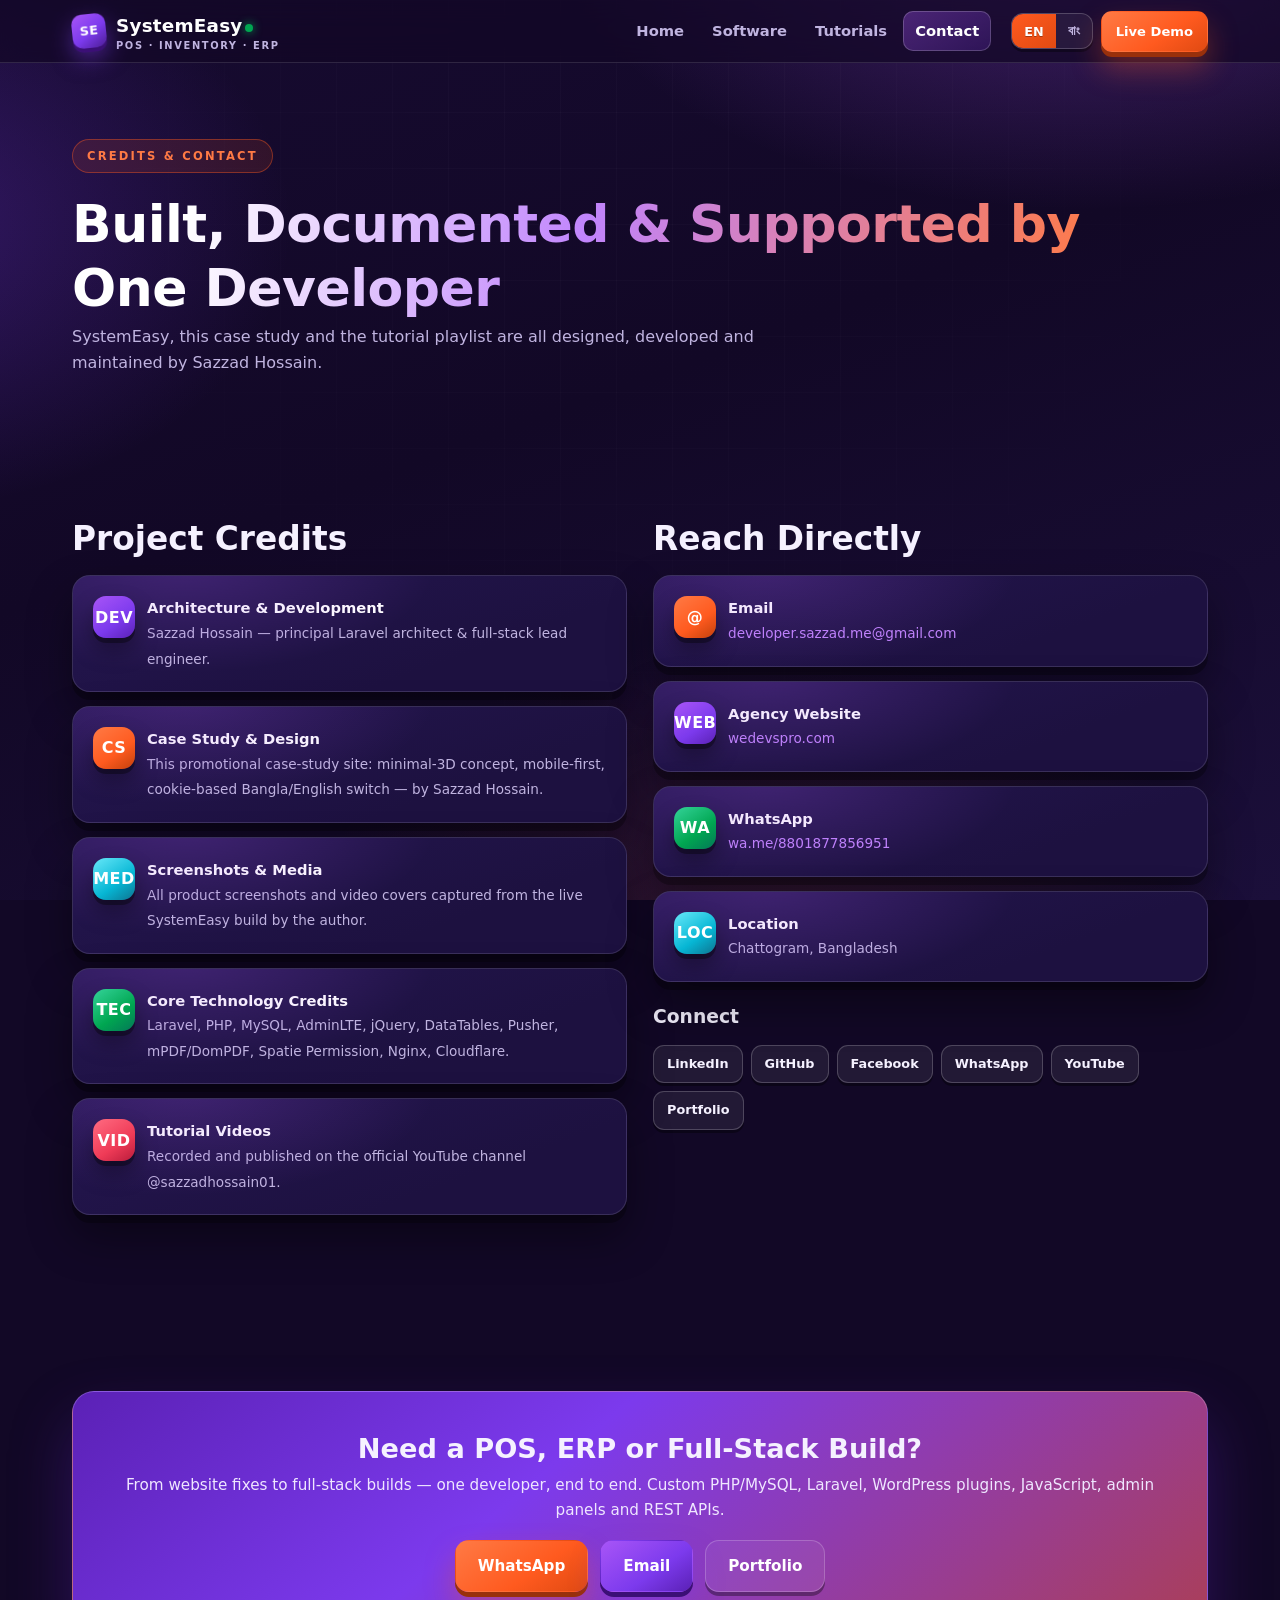
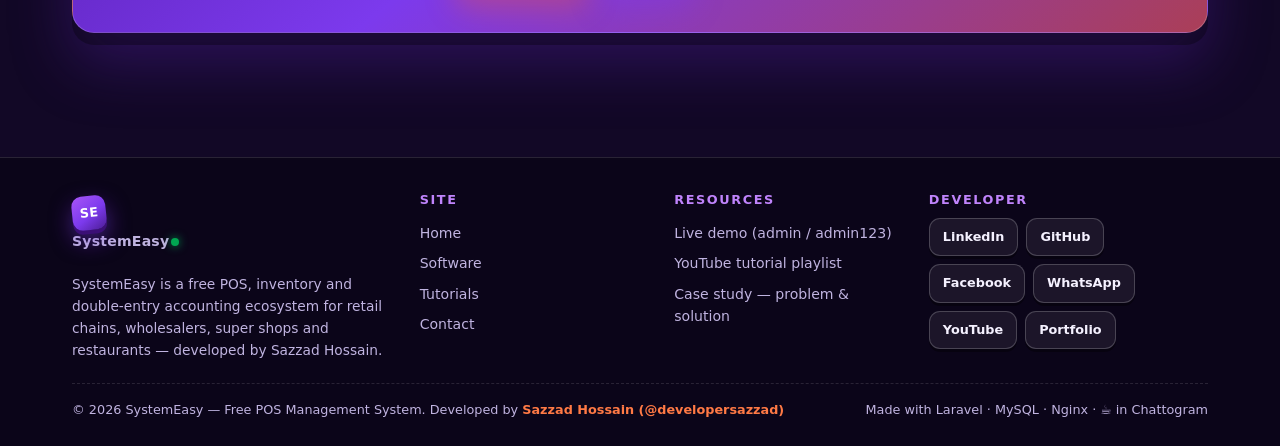
<file: case-study/systemeasy-case-study/contact.html>
<!DOCTYPE html>
<html lang="en">
<head>
<meta charset="UTF-8">
<meta name="viewport" content="width=device-width, initial-scale=1.0">
<meta name="theme-color" content="#7c3aed">
<title>Contact Sazzad Hossain — SystemEasy Credits & Hiring | Full-Stack Developer</title>
<meta name="description" content="Credits and contact for SystemEasy: architecture, development, case study design and tutorials by Sazzad Hossain (@developersazzad), full-stack web developer in Chattogram, Bangladesh. Hire for POS, ERP, Laravel, PHP and REST API builds.">
<meta name="keywords" content="Sazzad Hossain, developersazzad, hire Laravel developer Bangladesh, POS developer, full-stack developer Chattogram, SystemEasy credits, wedevspro">
<meta name="author" content="Sazzad Hossain (@developersazzad)">
<meta name="robots" content="index, follow, max-image-preview:large">
<link rel="canonical" href="https://sazzad.wedevspro.com/case-study/systemeasy-case-study/contact.html">
<link rel="alternate" hreflang="en" href="https://sazzad.wedevspro.com/case-study/systemeasy-case-study/contact.html">
<link rel="alternate" hreflang="x-default" href="https://sazzad.wedevspro.com/case-study/systemeasy-case-study/contact.html">
<meta property="og:type" content="profile">
<meta property="og:site_name" content="SystemEasy">
<meta property="og:locale" content="en_US">
<meta property="og:locale:alternate" content="bn_BD">
<meta property="og:title" content="Contact Sazzad Hossain — SystemEasy Credits & Hiring">
<meta property="og:description" content="One developer, end to end: POS, ERP, Laravel, WordPress plugins, admin panels and REST APIs. SystemEasy credits and direct contact channels.">
<meta property="og:url" content="https://sazzad.wedevspro.com/case-study/systemeasy-case-study/contact.html">
<meta property="og:image" content="https://sazzad.wedevspro.com/case-study/systemeasy-case-study/assets/posters/poster-3-1080x1440.png">
<meta name="twitter:card" content="summary_large_image">
<meta name="twitter:title" content="Contact Sazzad Hossain — SystemEasy Credits & Hiring">
<meta name="twitter:description" content="Credits, contact channels and hiring info for the developer of SystemEasy POS.">
<meta name="twitter:image" content="https://sazzad.wedevspro.com/case-study/systemeasy-case-study/assets/posters/poster-3-1080x1440.png">
<link rel="icon" type="image/svg+xml" href="data:image/svg+xml,%3Csvg xmlns='http://www.w3.org/2000/svg' viewBox='0 0 64 64'%3E%3Crect width='64' height='64' rx='14' fill='%237c3aed'/%3E%3Ctext x='32' y='43' font-size='28' font-family='Arial' font-weight='bold' fill='white' text-anchor='middle'%3ESE%3C/text%3E%3C/svg%3E">
<link rel="stylesheet" href="css/style.css?v=20261012">
<script type="application/ld+json">
{
  "@context": "https://schema.org",
  "@type": "ContactPage",
  "name": "Contact Sazzad Hossain — SystemEasy Credits & Hiring",
  "url": "https://sazzad.wedevspro.com/case-study/systemeasy-case-study/contact.html",
  "mainEntity": {
    "@type": "Person",
    "name": "Sazzad Hossain",
    "alternateName": "developersazzad",
    "jobTitle": "Full-Stack Web Developer",
    "email": "mailto:developer.sazzad.me@gmail.com",
    "telephone": "+8801877856951",
    "address": { "@type": "PostalAddress", "addressLocality": "Chattogram", "addressRegion": "Chittagong", "addressCountry": "BD" },
    "sameAs": [
      "https://www.linkedin.com/in/developer-sazzad",
      "https://github.com/developersazzad",
      "https://fb.com/developersazzad",
      "https://wa.me/8801877856951",
      "https://youtube.com/@sazzadhossain01",
      "http://sazzad.wedevspro.com"
    ]
  }
}
</script>
</head>
<body>
<a class="skip" href="#main">Skip to content</a>

<header class="nav">
  <div class="wrap nav-in">
    <a class="brand" href="index.html">
      <span class="cube">SE</span>
      <span>SystemEasy<span class="dot"></span><small data-i18n="brand.tag">POS · Inventory · ERP</small></span>
    </a>
    <nav class="nav-links" aria-label="Primary">
      <a href="index.html" data-i18n="nav.home">Home</a>
      <a href="features.html" data-i18n="nav.software">Software</a>
      <a href="tutorials.html" data-i18n="nav.tutorials">Tutorials</a>
      <a href="contact.html" class="active" data-i18n="nav.contact">Contact</a>
    </nav>
    <div class="nav-cta">
      <div class="lang" role="group" aria-label="Language switch">
        <button type="button" data-lang="en" class="on" aria-pressed="true">EN</button>
        <button type="button" data-lang="bn" aria-pressed="false">বাং</button>
      </div>
      <a class="btn btn-orange btn-sm" href="https://se.wedevspro.com/" target="_blank" rel="noopener" data-i18n="nav.demo">Live Demo</a>
      <button class="burger" type="button" aria-expanded="false" aria-label="Menu" data-i18n-aria="nav.menu">☰</button>
    </div>
  </div>
  <nav class="mobile-menu" aria-label="Mobile">
    <a href="index.html" data-i18n="nav.home">Home</a>
    <a href="features.html" data-i18n="nav.software">Software</a>
    <a href="tutorials.html" data-i18n="nav.tutorials">Tutorials</a>
    <a href="contact.html" class="active" data-i18n="nav.contact">Contact</a>
    <a href="https://se.wedevspro.com/" target="_blank" rel="noopener" data-i18n="nav.demo">Live Demo</a>
  </nav>
</header>

<main id="main">
  <section class="hero">
    <div class="wrap">
      <span class="kicker" data-i18n="con.kicker">Credits &amp; Contact</span>
      <h1 class="grad" data-i18n="con.h2">Built, Documented &amp; Supported by One Developer</h1>
      <p class="lead" data-i18n="con.lead">SystemEasy, this case study and the tutorial playlist are all designed, developed and maintained by Sazzad Hossain.</p>
    </div>
  </section>

  <!-- ============ CREDITS + CONTACT ============ -->
  <section class="section mt0" id="credits">
    <div class="wrap two-col">
      <div>
        <h2 class="h2" data-i18n="con.creditsTitle">Project Credits</h2>
        <div class="grid mt2">
          <article class="card3d rv" data-tilt><div class="citem"><div class="ico violet">DEV</div><div><b data-i18n="cr1t">Architecture &amp; Development</b><span data-i18n="cr1p">Sazzad Hossain — principal Laravel architect &amp; full-stack lead engineer.</span></div></div></article>
          <article class="card3d rv" data-tilt><div class="citem"><div class="ico orange">CS</div><div><b data-i18n="cr2t">Case Study &amp; Design</b><span data-i18n="cr2p">This promotional case-study site: minimal-3D concept, mobile-first, cookie-based Bangla/English switch — by Sazzad Hossain.</span></div></div></article>
          <article class="card3d rv" data-tilt><div class="citem"><div class="ico cyan">MED</div><div><b data-i18n="cr3t">Screenshots &amp; Media</b><span data-i18n="cr3p">All product screenshots and video covers captured from the live SystemEasy build by the author.</span></div></div></article>
          <article class="card3d rv" data-tilt><div class="citem"><div class="ico green">TEC</div><div><b data-i18n="cr4t">Core Technology Credits</b><span data-i18n="cr4p">Laravel, PHP, MySQL, AdminLTE, jQuery, DataTables, Pusher, mPDF/DomPDF, Spatie Permission, Nginx, Cloudflare.</span></div></div></article>
          <article class="card3d rv" data-tilt><div class="citem"><div class="ico red">VID</div><div><b data-i18n="cr5t">Tutorial Videos</b><span data-i18n="cr5p">Recorded and published on the official YouTube channel @sazzadhossain01.</span></div></div></article>
        </div>
      </div>
      <div>
        <h2 class="h2" data-i18n="con.reachTitle">Reach Directly</h2>
        <div class="grid mt2">
          <article class="card3d rv" data-tilt><div class="citem"><div class="ico orange">@</div><div><b data-i18n="ci.mail">Email</b><span><a href="mailto:developer.sazzad.me@gmail.com">developer.sazzad.me@gmail.com</a></span></div></div></article>
          <article class="card3d rv" data-tilt><div class="citem"><div class="ico violet">WEB</div><div><b data-i18n="ci.web">Agency Website</b><span><a href="https://wedevspro.com" target="_blank" rel="noopener">wedevspro.com</a></span></div></div></article>
          <article class="card3d rv" data-tilt><div class="citem"><div class="ico green">WA</div><div><b data-i18n="ci.wa">WhatsApp</b><span><a href="https://wa.me/8801877856951" target="_blank" rel="noopener">wa.me/8801877856951</a></span></div></div></article>
          <article class="card3d rv" data-tilt><div class="citem"><div class="ico cyan">LOC</div><div><b data-i18n="ci.loc">Location</b><span data-i18n="ci.locv">Chattogram, Bangladesh</span></div></div></article>
        </div>
        <h3 class="mt3" data-i18n="con.socialTitle">Connect</h3>
        <div class="socials mt2">
          <a href="https://www.linkedin.com/in/developer-sazzad" target="_blank" rel="noopener" data-i18n="soc.linkedin">LinkedIn</a>
          <a href="https://github.com/developersazzad" target="_blank" rel="noopener" data-i18n="soc.github">GitHub</a>
          <a href="https://fb.com/developersazzad" target="_blank" rel="noopener" data-i18n="soc.facebook">Facebook</a>
          <a href="https://wa.me/8801877856951" target="_blank" rel="noopener" data-i18n="soc.whatsapp">WhatsApp</a>
          <a href="https://youtube.com/@sazzadhossain01" target="_blank" rel="noopener" data-i18n="soc.youtube">YouTube</a>
          <a href="http://sazzad.wedevspro.com" target="_blank" rel="noopener" data-i18n="soc.portfolio">Portfolio</a>
        </div>
      </div>
    </div>
  </section>

  <!-- ============ HIRE BANNER ============ -->
  <section class="section mt0" id="hire">
    <div class="wrap">
      
      <div class="cta-band rv mt1">
        <h2 data-i18n="con.hireTitle">Need a POS, ERP or Full-Stack Build?</h2>
        <p data-i18n="con.hireP">From website fixes to full-stack builds — one developer, end to end. Custom PHP/MySQL, Laravel, WordPress plugins, JavaScript, admin panels and REST APIs.</p>
        <div class="row">
          <a class="btn btn-orange" href="https://wa.me/8801877856951" target="_blank" rel="noopener" data-i18n="soc.whatsapp">WhatsApp</a>
          <a class="btn btn-violet" href="mailto:developer.sazzad.me@gmail.com" data-i18n="ci.mail">Email</a>
          <a class="btn btn-ghost" href="http://sazzad.wedevspro.com" target="_blank" rel="noopener" data-i18n="soc.portfolio">Portfolio</a>
        </div>
      </div>
    </div>
  </section>
</main>

<footer>
  <div class="wrap">
    <div class="foot-grid">
      <div>
        <a class="brand" href="index.html"><span class="cube">SE</span><span>SystemEasy<span class="dot"></span></span></a>
        <p class="mt2" data-i18n="foot.about">SystemEasy is a free POS, inventory and double-entry accounting ecosystem for retail chains, wholesalers, super shops and restaurants — developed by Sazzad Hossain.</p>
      </div>
      <div>
        <h4 data-i18n="foot.nav">Site</h4>
        <a href="index.html" data-i18n="nav.home">Home</a>
        <a href="features.html" data-i18n="nav.software">Software</a>
        <a href="tutorials.html" data-i18n="nav.tutorials">Tutorials</a>
        <a href="contact.html" data-i18n="nav.contact">Contact</a>
      </div>
      <div>
        <h4 data-i18n="foot.res">Resources</h4>
        <a href="https://se.wedevspro.com/" target="_blank" rel="noopener" data-i18n="foot.res1">Live demo (admin / admin123)</a>
        <a href="https://youtube.com/playlist?list=PLZ9xgaZ2Fc9oyiI9m-ZMmn6f8yPNabNCd" target="_blank" rel="noopener" data-i18n="foot.res2">YouTube tutorial playlist</a>
        <a href="index.html#case-study" data-i18n="foot.res3">Case study — problem &amp; solution</a>
      </div>
      <div>
        <h4 data-i18n="foot.dev">Developer</h4>
        <div class="socials">
          <a href="https://www.linkedin.com/in/developer-sazzad" target="_blank" rel="noopener" data-i18n="soc.linkedin">LinkedIn</a>
          <a href="https://github.com/developersazzad" target="_blank" rel="noopener" data-i18n="soc.github">GitHub</a>
          <a href="https://fb.com/developersazzad" target="_blank" rel="noopener" data-i18n="soc.facebook">Facebook</a>
          <a href="https://wa.me/8801877856951" target="_blank" rel="noopener" data-i18n="soc.whatsapp">WhatsApp</a>
          <a href="https://youtube.com/@sazzadhossain01" target="_blank" rel="noopener" data-i18n="soc.youtube">YouTube</a>
          <a href="http://sazzad.wedevspro.com" target="_blank" rel="noopener" data-i18n="soc.portfolio">Portfolio</a>
        </div>
      </div>
    </div>
    <div class="copy">
      <span><span data-i18n="foot.copy">© 2026 SystemEasy — Free POS Management System. Developed by</span> <b>Sazzad Hossain (@developersazzad)</b></span>
      <span data-i18n="foot.made">Made with Laravel · MySQL · Nginx · ☕ in Chattogram</span>
    </div>
  </div>
</footer>

<script src="js/lang.js?v=20261012"></script>
<script src="js/main.js?v=20261012"></script>
</body>
</html>
</file>
<file: case-study/systemeasy-case-study/css/style.css>
/* ============================================================
   SystemEasy — Case Study & Promotional Site
   Design: minimal 3D concept · mobile-first
   Breakpoints: 420 / 580 / 768 / 990 (+1200 container)
   Author: Sazzad Hossain (@developersazzad)
   ============================================================ */

/* ---------- Reset & tokens ---------- */
*,*::before,*::after{box-sizing:border-box;margin:0;padding:0}
:root{
  --bg:#120826;
  --bg2:#1b0f3a;
  --card:#1d1140;
  --card2:#241650;
  --line:rgba(255,255,255,.12);
  --line2:rgba(255,255,255,.2);
  --text:#f5f1ff;
  --muted:#c0b4e0;
  --violet:#7c3aed;
  --violet2:#a855f7;
  --violet3:#c084fc;
  --orange:#ff5a1f;
  --orange2:#ff7a45;
  --green:#00a651;
  --red:#ef3b57;
  --cyan:#22d3ee;
  --gold:#fbbf24;
  --r:18px;
  --shadow-3d:0 2px 0 rgba(255,255,255,.06) inset, 0 10px 24px rgba(0,0,0,.45), 0 30px 60px rgba(76,29,149,.35);
  --font:"Segoe UI",system-ui,-apple-system,"Helvetica Neue","Noto Sans Bengali",sans-serif;
}
html{scroll-behavior:smooth;-webkit-text-size-adjust:100%}
body{
  font-family:var(--font);
  background:var(--bg);
  color:var(--text);
  line-height:1.6;
  overflow-x:hidden;
  min-height:100vh;
}
/* 3D depth backdrop: violet mesh + fine grid */
body::before{
  content:"";position:fixed;inset:0;z-index:-2;
  background:
    radial-gradient(900px 500px at 85% -10%, rgba(168,85,247,.35), transparent 60%),
    radial-gradient(700px 480px at -10% 25%, rgba(124,58,237,.30), transparent 60%),
    radial-gradient(800px 600px at 60% 110%, rgba(255,90,31,.14), transparent 60%),
    linear-gradient(160deg,#170b31 0%, #120826 45%, #1b0f3a 100%);
}
body::after{
  content:"";position:fixed;inset:0;z-index:-1;pointer-events:none;opacity:.5;
  background-image:
    linear-gradient(rgba(255,255,255,.045) 1px, transparent 1px),
    linear-gradient(90deg, rgba(255,255,255,.045) 1px, transparent 1px);
  background-size:56px 56px;
  mask-image:radial-gradient(ellipse at 50% 0%, #000 20%, transparent 75%);
  -webkit-mask-image:radial-gradient(ellipse at 50% 0%, #000 20%, transparent 75%);
}
img{max-width:100%;display:block}
a{color:var(--violet3);text-decoration:none}
a:hover{color:#fff}
ul{list-style:none}
button{font-family:inherit}
::selection{background:var(--orange);color:#fff}

.wrap{width:100%;max-width:1200px;margin:0 auto;padding:0 16px}
.section{padding:56px 0}
.skip{position:absolute;left:-9999px;top:0;background:var(--orange);color:#fff;padding:10px 16px;z-index:99;border-radius:0 0 10px 10px}
.skip:focus{left:8px}

/* ---------- Glass navbar ---------- */
.nav{
  position:sticky;top:0;z-index:50;
  background:rgba(18,8,38,.72);
  backdrop-filter:blur(14px);-webkit-backdrop-filter:blur(14px);
  border-bottom:1px solid var(--line);
}
.nav-in{display:flex;align-items:center;gap:12px;min-height:62px;position:relative}
.brand{display:flex;align-items:center;gap:10px;color:#fff;font-weight:800;font-size:1.15rem;letter-spacing:.2px}
.brand:hover{color:#fff}
.brand .cube{
  width:34px;height:34px;border-radius:10px;flex:0 0 auto;
  background:linear-gradient(145deg,var(--violet2),var(--violet) 55%,#4c1d95);
  display:grid;place-items:center;font-size:.8rem;font-weight:900;color:#fff;
  box-shadow:0 4px 0 #3b0f76, 0 10px 22px rgba(124,58,237,.5);
  transform:rotate(-6deg);
}
.brand small{display:block;font-size:.62rem;font-weight:600;color:var(--muted);letter-spacing:1.6px;text-transform:uppercase;line-height:1}
.brand .dot{width:8px;height:8px;border-radius:50%;background:var(--green);box-shadow:0 0 10px var(--green);display:inline-block;margin-left:2px}
.nav-links{display:none;align-items:center;gap:4px;margin-left:auto}
.nav-links a{color:var(--muted);font-weight:600;font-size:.92rem;padding:8px 12px;border-radius:10px;transition:.2s}
.nav-links a:hover{color:#fff;background:rgba(255,255,255,.08)}
.nav-links a.active{color:#fff;background:linear-gradient(145deg,rgba(168,85,247,.35),rgba(124,58,237,.2));box-shadow:inset 0 0 0 1px var(--line2)}
.nav-cta{display:flex;align-items:center;gap:8px;margin-left:auto}
.nav-links + .nav-cta{margin-left:8px}
.burger{
  margin-left:auto;background:rgba(255,255,255,.08);border:1px solid var(--line);color:#fff;
  width:42px;height:42px;border-radius:12px;font-size:1.15rem;cursor:pointer;
  box-shadow:0 3px 0 rgba(0,0,0,.35);
}
.burger:active{transform:translateY(2px);box-shadow:none}
.mobile-menu{display:none;border-top:1px solid var(--line);background:rgba(18,8,38,.97);padding:10px 16px 16px}
.mobile-menu.open{display:block}
.mobile-menu a{display:block;padding:12px 10px;color:var(--text);font-weight:600;border-radius:10px}
.mobile-menu a:hover,.mobile-menu a.active{background:rgba(168,85,247,.22);color:#fff}

/* Language switch (cookie based) */
.lang{
  display:inline-flex;border:1px solid var(--line2);border-radius:12px;overflow:hidden;
  background:rgba(255,255,255,.06);box-shadow:0 3px 0 rgba(0,0,0,.35);flex:0 0 auto;
}
.lang button{
  border:0;background:transparent;color:var(--muted);font-weight:700;font-size:.8rem;
  padding:9px 12px;cursor:pointer;transition:.2s;
}
.lang button.on{background:linear-gradient(145deg,var(--orange),#e04a12);color:#fff;text-shadow:0 1px 0 rgba(0,0,0,.3)}

/* ---------- Buttons (3D press) ---------- */
.btn{
  display:inline-flex;align-items:center;justify-content:center;gap:8px;
  padding:13px 22px;border-radius:14px;border:1px solid transparent;
  font-weight:800;font-size:.95rem;cursor:pointer;color:#fff;
  transition:transform .15s ease, box-shadow .15s ease, filter .2s;
  transform-style:preserve-3d;
}
.btn:active{transform:translateY(3px)}
.btn-orange{background:linear-gradient(145deg,var(--orange2),var(--orange) 60%,#e04a12);box-shadow:0 5px 0 #99300b, 0 16px 30px rgba(255,90,31,.35)}
.btn-orange:hover{filter:brightness(1.07);color:#fff}
.btn-orange:active{box-shadow:0 2px 0 #99300b}
.btn-violet{background:linear-gradient(145deg,var(--violet2),var(--violet) 60%,#5b21b6);box-shadow:0 5px 0 #3b0f76, 0 16px 30px rgba(124,58,237,.4)}
.btn-violet:hover{filter:brightness(1.08);color:#fff}
.btn-violet:active{box-shadow:0 2px 0 #3b0f76}
.btn-ghost{background:rgba(255,255,255,.06);border-color:var(--line2);box-shadow:0 4px 0 rgba(0,0,0,.35)}
.btn-ghost:hover{background:rgba(255,255,255,.12);color:#fff}
.btn-sm{padding:9px 14px;font-size:.82rem;border-radius:11px}

/* ---------- Kicker / headings ---------- */
.kicker{
  display:inline-flex;align-items:center;gap:8px;
  font-size:.72rem;font-weight:800;letter-spacing:2.2px;text-transform:uppercase;
  color:var(--orange2);background:rgba(255,90,31,.12);border:1px solid rgba(255,90,31,.4);
  padding:7px 14px;border-radius:999px;margin-bottom:14px;
}
.kicker.v{color:var(--violet3);background:rgba(168,85,247,.12);border-color:rgba(168,85,247,.45)}
.kicker.g{color:#7ee2a8;background:rgba(0,166,81,.12);border-color:rgba(0,166,81,.45)}
h1,h2,h3,h4{line-height:1.22;font-weight:800}
.h2{font-size:1.55rem;margin-bottom:10px}
.grad{background:linear-gradient(100deg,#fff 10%,var(--violet3) 45%,var(--orange2) 90%);-webkit-background-clip:text;background-clip:text;color:transparent}
.lead{color:var(--muted);font-size:1rem;max-width:70ch}
.section-head{margin-bottom:26px}

/* ---------- Hero ---------- */
.hero{padding:44px 0 30px;position:relative;perspective:1200px}
.hero-grid{display:grid;gap:28px}
.hero h1{font-size:2.15rem;letter-spacing:-.5px;margin:6px 0 4px}
.hero .sub{font-size:1.06rem;font-weight:700;color:#fff;margin-bottom:10px}
.hero .lead{margin-bottom:20px}
.hero-ctas{display:flex;flex-wrap:wrap;gap:12px;margin-bottom:14px}
.demo-note{
  display:inline-flex;align-items:center;gap:8px;font-size:.8rem;color:var(--muted);
  background:rgba(255,255,255,.05);border:1px dashed var(--line2);border-radius:12px;padding:8px 12px;
}
.demo-note code{color:var(--gold);font-weight:700}
/* floating 3D screenshot */
.shot-stage{perspective:1400px;display:flex;justify-content:center}
.shot{
  position:relative;border-radius:var(--r);overflow:hidden;border:1px solid var(--line2);
  box-shadow:var(--shadow-3d), 0 0 0 6px rgba(255,255,255,.04);
  transform:rotateX(6deg) rotateY(-8deg) rotateZ(1deg);
  transition:transform .5s ease;
  animation:floaty 7s ease-in-out infinite;
  background:#fff;
}
.shot:hover{transform:rotateX(2deg) rotateY(-2deg) scale(1.015)}
.shot img{width:100%;height:auto}
.shot .tag{
  position:absolute;left:12px;bottom:12px;background:rgba(18,8,38,.85);color:#fff;
  font-size:.72rem;font-weight:700;padding:6px 12px;border-radius:999px;border:1px solid var(--line2);
  backdrop-filter:blur(6px);
}
.shot::after{content:"";position:absolute;inset:0;background:linear-gradient(200deg,rgba(168,85,247,.16),transparent 40%);pointer-events:none}
@keyframes floaty{0%,100%{translate:0 0}50%{translate:0 -12px}}
.glowbar{height:14px;border-radius:999px;filter:blur(18px);background:linear-gradient(90deg,var(--violet),var(--orange));opacity:.55;margin:18px auto 0;width:70%}

/* ---------- Stats strip ---------- */
.stats{display:grid;grid-template-columns:repeat(2,1fr);gap:12px;margin-top:30px}
.stat{
  background:linear-gradient(160deg,var(--card2),var(--card));
  border:1px solid var(--line);border-radius:16px;padding:16px 14px;text-align:center;
  box-shadow:0 6px 0 rgba(0,0,0,.3), 0 18px 34px rgba(0,0,0,.35);
  transform:translateZ(0);transition:transform .25s, border-color .25s;
}
.stat:hover{transform:translateY(-5px);border-color:var(--line2)}
.stat b{display:block;font-size:1.5rem;font-weight:900;color:#fff}
.stat b .u{color:var(--orange2)}
.stat span{font-size:.72rem;font-weight:700;letter-spacing:1.1px;text-transform:uppercase;color:var(--muted)}

/* ---------- Cards / 3D tilt ---------- */
.grid{display:grid;gap:14px}
.card3d{
  background:linear-gradient(160deg,var(--card2),var(--card) 70%);
  border:1px solid var(--line);border-radius:var(--r);padding:20px;
  box-shadow:0 8px 0 rgba(0,0,0,.28), 0 22px 44px rgba(0,0,0,.4);
  transform-style:preserve-3d;transition:border-color .25s, transform .2s ease;
  position:relative;overflow:hidden;
}
.card3d::before{
  content:"";position:absolute;inset:0;pointer-events:none;
  background:radial-gradient(420px 180px at 20% -10%, rgba(168,85,247,.22), transparent 60%);
}
.card3d:hover{border-color:var(--line2)}
.card3d .ico{
  width:46px;height:46px;border-radius:13px;display:grid;place-items:center;
  font-weight:900;font-size:.82rem;color:#fff;margin-bottom:12px;letter-spacing:.5px;
  box-shadow:0 5px 0 rgba(0,0,0,.35), 0 12px 22px rgba(0,0,0,.35);
  transform:translateZ(30px);
}
.ico.red{background:linear-gradient(145deg,#ff6b81,var(--red) 60%,#b91c3b)}
.ico.green{background:linear-gradient(145deg,#34d399,var(--green) 60%,#047857)}
.ico.violet{background:linear-gradient(145deg,var(--violet2),var(--violet) 60%,#5b21b6)}
.ico.orange{background:linear-gradient(145deg,var(--orange2),var(--orange) 60%,#c2410c)}
.ico.cyan{background:linear-gradient(145deg,#67e8f9,#06b6d4 60%,#0e7490)}
.ico.gold{background:linear-gradient(145deg,#fde68a,var(--gold) 60%,#b45309)}
.card3d h3{font-size:1.02rem;margin-bottom:8px}
.card3d p{color:var(--muted);font-size:.9rem}
.card3d ul{margin-top:8px}
.card3d li{color:var(--muted);font-size:.88rem;padding:5px 0 5px 22px;position:relative}
.card3d li::before{content:"▸";position:absolute;left:4px;color:var(--orange2);font-weight:900}
.num{
  position:absolute;top:14px;right:16px;font-size:2.4rem;font-weight:900;color:rgba(255,255,255,.08);line-height:1;
}

/* ---------- Architecture stack ---------- */
.arch{display:grid;gap:10px;margin:22px 0}
.layer{
  border-radius:14px;padding:14px 16px;border:1px solid var(--line2);
  background:linear-gradient(150deg,rgba(168,85,247,.25),rgba(124,58,237,.12));
  box-shadow:0 6px 0 rgba(0,0,0,.3);
}
.layer b{display:block;font-size:.86rem;letter-spacing:.6px;text-transform:uppercase;color:#fff;margin-bottom:6px}
.layer p{font-size:.84rem;color:var(--muted)}
.layer.db{background:linear-gradient(150deg,rgba(0,166,81,.25),rgba(4,120,87,.12))}
.layer.gw{background:linear-gradient(150deg,rgba(255,90,31,.25),rgba(194,65,12,.12))}
.arrow-d{text-align:center;color:var(--violet3);font-size:1.1rem;line-height:1;margin:-2px 0}

/* ---------- Tables ---------- */
.tablewrap{overflow-x:auto;border:1px solid var(--line);border-radius:16px;box-shadow:0 10px 26px rgba(0,0,0,.35);background:var(--card)}
table{width:100%;border-collapse:collapse;min-width:520px}
th,td{padding:12px 16px;text-align:left;font-size:.88rem;border-bottom:1px solid var(--line)}
th{background:rgba(168,85,247,.18);color:#fff;font-weight:800;letter-spacing:.6px;text-transform:uppercase;font-size:.72rem}
td{color:var(--muted)}
td b{color:#fff}
tr:last-child td{border-bottom:0}
tr:hover td{background:rgba(255,255,255,.04)}

/* ---------- Tech badges ---------- */
.badges{display:flex;flex-wrap:wrap;gap:8px}
.badge{
  font-size:.76rem;font-weight:700;padding:7px 13px;border-radius:999px;
  background:rgba(255,255,255,.07);border:1px solid var(--line2);color:var(--text);
  box-shadow:0 3px 0 rgba(0,0,0,.3);
}
.badge.o{background:rgba(255,90,31,.16);border-color:rgba(255,90,31,.5);color:#ffcdb8}
.badge.g{background:rgba(0,166,81,.16);border-color:rgba(0,166,81,.5);color:#b5f0cd}
.badge.v{background:rgba(168,85,247,.18);border-color:rgba(168,85,247,.55);color:#e6d4ff}

/* ---------- Gallery ---------- */
.gallery{display:grid;gap:14px}
.gitem{
  position:relative;border-radius:16px;overflow:hidden;border:1px solid var(--line2);cursor:zoom-in;
  box-shadow:0 8px 0 rgba(0,0,0,.3), 0 20px 40px rgba(0,0,0,.4);
  transition:transform .25s;background:#fff;display:block;width:100%;
}
.gitem:hover{transform:translateY(-6px) rotateX(3deg)}
.gitem img{width:100%;height:auto}
.gitem figcaption,.gitem .cap{
  position:absolute;inset:auto 0 0 0;padding:26px 14px 10px;font-size:.8rem;font-weight:700;color:#fff;
  background:linear-gradient(transparent,rgba(18,8,38,.92));
}
.gitem .play{
  position:absolute;inset:0;display:grid;place-items:center;
}
.gitem .play span{
  width:62px;height:62px;border-radius:50%;display:grid;place-items:center;
  background:rgba(255,0,0,.9);color:#fff;font-size:1.3rem;padding-left:5px;
  box-shadow:0 0 0 8px rgba(255,255,255,.15), 0 14px 30px rgba(0,0,0,.5);
  transition:transform .2s;
}
.gitem:hover .play span{transform:scale(1.12)}
.lightbox{position:fixed;inset:0;z-index:90;background:rgba(8,3,18,.92);display:none;place-items:center;padding:20px;backdrop-filter:blur(6px)}
.lightbox.open{display:grid}
.lightbox img{max-width:min(1100px,94vw);max-height:86vh;border-radius:14px;border:1px solid var(--line2);box-shadow:0 30px 80px rgba(0,0,0,.7)}
.lightbox .x{position:absolute;top:16px;right:16px;width:44px;height:44px;border-radius:12px;border:1px solid var(--line2);background:rgba(255,255,255,.1);color:#fff;font-size:1.2rem;cursor:pointer}
.lightbox .cap2{position:absolute;bottom:18px;left:50%;transform:translateX(-50%);color:var(--muted);font-size:.85rem;font-weight:600;background:rgba(18,8,38,.8);padding:6px 14px;border-radius:999px;border:1px solid var(--line)}

/* ---------- Video player bar / chapter cards ---------- */
.npbar{display:flex;align-items:center;gap:12px;flex-wrap:wrap;margin-bottom:14px}
.npbar .kicker{margin-bottom:0}
.npbar strong{font-size:.95rem;color:#fff;line-height:1.4}
.dur{
  position:absolute;top:10px;right:10px;z-index:2;
  background:rgba(13,6,32,.92);border:1px solid var(--line2);color:#fff;
  font-size:.72rem;font-weight:800;padding:4px 9px;border-radius:8px;letter-spacing:.5px;
}
.vitem .cap{padding-top:34px}
.gitem.static{cursor:default}
.gitem.static:hover{transform:none}

/* ---------- Video embed ---------- */
.video-frame{position:relative;border-radius:var(--r);overflow:hidden;border:1px solid var(--line2);box-shadow:var(--shadow-3d);aspect-ratio:16/9;background:#000}
.video-frame iframe{position:absolute;inset:0;width:100%;height:100%;border:0}

/* ---------- FAQ ---------- */
details.faq{
  background:linear-gradient(160deg,var(--card2),var(--card));border:1px solid var(--line);
  border-radius:14px;margin-bottom:10px;overflow:hidden;box-shadow:0 5px 0 rgba(0,0,0,.28);
}
details.faq summary{
  cursor:pointer;padding:15px 18px;font-weight:700;color:#fff;font-size:.95rem;list-style:none;
  display:flex;justify-content:space-between;align-items:center;gap:12px;
}
details.faq summary::-webkit-details-marker{display:none}
details.faq summary::after{content:"+";color:var(--orange2);font-size:1.3rem;font-weight:900;transition:transform .2s}
details.faq[open] summary::after{transform:rotate(45deg)}
details.faq .a{padding:0 18px 16px;color:var(--muted);font-size:.9rem;border-top:1px dashed var(--line);padding-top:12px;margin:0 0 0}

/* ---------- CTA band ---------- */
.cta-band{
  border-radius:22px;padding:30px 22px;text-align:center;position:relative;overflow:hidden;
  background:linear-gradient(140deg,#5b21b6 0%,var(--violet) 40%,#c2410c 130%);
  border:1px solid var(--line2);box-shadow:0 12px 0 rgba(0,0,0,.3), 0 30px 60px rgba(76,29,149,.45);
}
.cta-band h2{font-size:1.4rem;margin-bottom:8px}
.cta-band p{color:#efe6ff;margin-bottom:18px;font-size:.95rem}
.cta-band .row{display:flex;flex-wrap:wrap;gap:12px;justify-content:center}

/* ---------- Contact / credits ---------- */
.contact-grid{display:grid;gap:12px}
.citem{display:flex;gap:12px;align-items:flex-start}
.citem .ico{margin-bottom:0;flex:0 0 auto;width:42px;height:42px;font-size:1rem}
.citem b{display:block;font-size:.92rem;color:#fff}
.citem span{font-size:.85rem;color:var(--muted);word-break:break-word}
.banner3d{border-radius:var(--r);overflow:hidden;border:1px solid var(--line2);box-shadow:var(--shadow-3d);transform:rotateX(3deg);transition:transform .4s}
.banner3d:hover{transform:rotateX(0)}

/* ---------- Footer ---------- */
footer{border-top:1px solid var(--line);background:rgba(10,4,22,.75);padding:34px 0 26px;margin-top:40px}
.foot-grid{display:grid;gap:22px}
.foot-grid h4{font-size:.8rem;letter-spacing:1.6px;text-transform:uppercase;color:var(--violet3);margin-bottom:10px}
.foot-grid a{display:block;color:var(--muted);font-size:.88rem;padding:4px 0}
.foot-grid a:hover{color:#fff}
.foot-grid p{color:var(--muted);font-size:.86rem}
.socials{display:flex;flex-wrap:wrap;gap:8px}
.socials a{
  display:inline-flex;align-items:center;gap:7px;padding:8px 13px;border-radius:11px;
  background:rgba(255,255,255,.07);border:1px solid var(--line2);color:var(--text);
  font-size:.8rem;font-weight:700;box-shadow:0 3px 0 rgba(0,0,0,.35);
}
.socials a:hover{background:var(--violet);color:#fff;transform:translateY(-2px)}
.copy{margin-top:22px;padding-top:16px;border-top:1px dashed var(--line);color:var(--muted);font-size:.8rem;display:flex;flex-wrap:wrap;gap:8px;justify-content:space-between}
.copy b{color:var(--orange2)}

/* ---------- Reveal on scroll ---------- */
.rv{opacity:0;transform:translateY(26px) rotateX(6deg);transition:opacity .7s ease, transform .7s ease}
.rv.in{opacity:1;transform:none}

/* ---------- Utility ---------- */
.mt0{margin-top:0}.mt1{margin-top:8px}.mt2{margin-top:16px}.mt3{margin-top:24px}.mt4{margin-top:34px}
.center{text-align:center}
.muted{color:var(--muted)}
.pillrow{display:flex;flex-wrap:wrap;gap:8px;margin-top:12px}

/* ============================================================
   BREAKPOINTS — mobile-first parity (420 / 580 / 768 / 990)
   ============================================================ */
@media (max-width:420px){
  .wrap{padding:0 12px}
  .hero h1{font-size:1.72rem}
  .h2{font-size:1.3rem}
  .btn{padding:12px 16px;font-size:.88rem}
  .stat b{font-size:1.25rem}
  .card3d{padding:16px}
  .lang button{padding:8px 9px;font-size:.74rem}
  .brand{font-size:1rem}
  .brand small{display:none}
  .section{padding:42px 0}
  .shot{transform:rotateX(4deg) rotateY(-4deg)}
  .nav-cta .btn{display:none}
  .nav-in{gap:8px}
}
@media (min-width:420px){
  .hero h1{font-size:2.4rem}
  .stats{grid-template-columns:repeat(3,1fr)}
}
@media (min-width:580px){
  .wrap{padding:0 24px}
  .hero h1{font-size:2.8rem}
  .h2{font-size:1.8rem}
  .stats{grid-template-columns:repeat(3,1fr)}
  .grid.c2{grid-template-columns:repeat(2,1fr)}
  .gallery{grid-template-columns:repeat(2,1fr)}
  .contact-grid{grid-template-columns:repeat(2,1fr)}
  .section{padding:66px 0}
  .cta-band{padding:40px 30px}
  .cta-band h2{font-size:1.7rem}
}
@media (min-width:768px){
  .stats{grid-template-columns:repeat(6,1fr)}
  .grid.c3{grid-template-columns:repeat(2,1fr)}
  .foot-grid{grid-template-columns:repeat(2,1fr)}
  .hero{padding:60px 0 34px}
}
@media (min-width:990px){
  .burger{display:none}
  .mobile-menu{display:none !important}
  .nav-links{display:flex}
  .hero{padding:76px 0 40px}
  .hero-grid{grid-template-columns:1.05fr 1fr;align-items:center;gap:44px}
  .hero h1{font-size:3.25rem}
  .h2{font-size:2.05rem}
  .grid.c3{grid-template-columns:repeat(3,1fr)}
  .grid.c4{grid-template-columns:repeat(4,1fr)}
  .gallery{grid-template-columns:repeat(3,1fr)}
  .foot-grid{grid-template-columns:1.4fr 1fr 1fr 1.2fr}
  .section{padding:84px 0}
  .two-col{display:grid;grid-template-columns:1fr 1fr;gap:26px;align-items:start}
}
@media (min-width:1200px){
  .wrap{padding:0 32px}
}
@media (prefers-reduced-motion:reduce){
  *{animation:none !important;transition:none !important;scroll-behavior:auto !important}
  .rv{opacity:1;transform:none}
}

/* ============================================================
   Smooth custom video player — 3D concept shell
   (YouTube IFrame API underneath, branded UI on top)
   ============================================================ */
.player-wrap{display:grid;gap:18px;perspective:1600px}
.player-shell{
  position:relative;border-radius:22px;overflow:hidden;
  border:1px solid var(--line2);background:#0b0618;
  box-shadow:0 12px 0 rgba(0,0,0,.32), 0 34px 70px rgba(0,0,0,.55), 0 0 0 1px rgba(168,85,247,.14), 0 0 60px rgba(124,58,237,.18);
  transform:translateZ(0);
}
.player-stage{position:relative;aspect-ratio:16/9;background:radial-gradient(700px 340px at 72% 18%, rgba(124,58,237,.35), #000 75%)}
#hostWrap,#hostWrap iframe{position:absolute;inset:0;width:100%;height:100%}
/* branded poster facade — covers YouTube's own pre-play chrome */
.poster{position:absolute;inset:0;border:0;background:#000;cursor:pointer;display:grid;place-items:center;padding:0;width:100%;z-index:3}
.poster[hidden]{display:none}
.poster img{position:absolute;inset:0;width:100%;height:100%;object-fit:cover;opacity:.9;filter:saturate(1.05)}
.poster::after{content:"";position:absolute;inset:0;background:linear-gradient(200deg,rgba(124,58,237,.30),rgba(0,0,0,.15) 45%,rgba(10,4,22,.72));pointer-events:none}
.poster .bigplay{
  position:relative;z-index:2;width:88px;height:88px;border-radius:50%;
  background:linear-gradient(145deg,var(--orange2),var(--orange) 60%,#e04a12);
  display:grid;place-items:center;font-size:1.75rem;color:#fff;padding-left:8px;
  box-shadow:0 6px 0 #99300b, 0 0 0 12px rgba(255,90,31,.18), 0 22px 48px rgba(0,0,0,.65);
  transition:transform .22s ease, box-shadow .22s ease;
  animation:pulse 2.6s ease-in-out infinite;
}
.poster:hover .bigplay{transform:scale(1.1) translateZ(40px);box-shadow:0 6px 0 #99300b, 0 0 0 18px rgba(255,90,31,.22), 0 26px 60px rgba(0,0,0,.7)}
@keyframes pulse{0%,100%{box-shadow:0 6px 0 #99300b,0 0 0 10px rgba(255,90,31,.16),0 22px 48px rgba(0,0,0,.65)}50%{box-shadow:0 6px 0 #99300b,0 0 0 22px rgba(255,90,31,.07),0 22px 48px rgba(0,0,0,.65)}}
.poster .ptitle{
  position:absolute;z-index:2;left:14px;right:14px;bottom:12px;text-align:left;color:#fff;
  font-size:.86rem;font-weight:700;line-height:1.4;
  background:rgba(13,6,32,.72);border:1px solid var(--line2);backdrop-filter:blur(8px);
  padding:10px 14px;border-radius:14px;
}
.poster .phint{
  position:absolute;z-index:2;top:12px;left:12px;
  background:rgba(13,6,32,.8);border:1px solid var(--line2);color:var(--muted);
  font-size:.68rem;font-weight:800;letter-spacing:1.2px;text-transform:uppercase;
  padding:6px 12px;border-radius:999px;backdrop-filter:blur(8px);
}
/* control bar: seek row + buttons row */
.pcontrols{display:grid;gap:9px;padding:12px 14px;background:linear-gradient(180deg,#1b1132,#0d0720);border-top:1px solid var(--line)}
.pseek{display:flex;align-items:center;gap:12px}
#seek{flex:1;accent-color:var(--orange);height:5px;cursor:pointer}
.ptime{font-size:.74rem;color:var(--muted);font-variant-numeric:tabular-nums;white-space:nowrap;background:rgba(255,255,255,.06);border:1px solid var(--line);padding:5px 10px;border-radius:9px}
.pbtns{display:flex;align-items:center;gap:8px;flex-wrap:wrap}
.pspacer{flex:1}
.pc{
  background:linear-gradient(160deg,rgba(255,255,255,.12),rgba(255,255,255,.05));
  border:1px solid var(--line2);color:#fff;width:40px;height:40px;border-radius:12px;
  cursor:pointer;font-size:.95rem;display:grid;place-items:center;flex:0 0 auto;
  box-shadow:0 4px 0 rgba(0,0,0,.4);transition:.15s;
}
.pc:hover{background:linear-gradient(160deg,var(--violet2),var(--violet));border-color:var(--violet2);transform:translateY(-2px)}
.pc:active{transform:translateY(2px);box-shadow:none}
.pc-main{background:linear-gradient(145deg,var(--orange2),var(--orange) 60%,#e04a12);border-color:#ff8b60;box-shadow:0 4px 0 #99300b;width:46px;height:40px}
.pc-main:hover{filter:brightness(1.1);background:linear-gradient(145deg,var(--orange2),var(--orange) 60%,#e04a12)}
.pc.link{width:auto;padding:0 14px;font-size:.74rem;font-weight:800;text-decoration:none;letter-spacing:.4px}
.pc.link:hover{color:#fff}
#vol{width:76px;accent-color:var(--violet2);cursor:pointer;flex:0 0 auto}
#speed{background:rgba(255,255,255,.08);color:#fff;border:1px solid var(--line2);border-radius:10px;padding:8px 6px;font-size:.74rem;font-weight:800;cursor:pointer;box-shadow:0 4px 0 rgba(0,0,0,.4)}
.anext{display:flex;align-items:center;gap:7px;color:var(--muted);font-size:.74rem;font-weight:800;cursor:pointer;user-select:none;background:rgba(255,255,255,.06);border:1px solid var(--line);padding:8px 11px;border-radius:10px}
.anext input{accent-color:var(--green);width:15px;height:15px}
/* error card */
.player-error{position:absolute;inset:0;display:grid;place-items:center;background:rgba(9,4,18,.95);color:#fff;text-align:center;padding:24px;z-index:6;backdrop-filter:blur(6px)}
.player-error[hidden]{display:none}
.player-error h3{font-size:1.12rem;margin-bottom:8px}
.player-error p{color:var(--muted);font-size:.88rem;max-width:52ch;margin:0 auto 16px}
.player-error .row{display:flex;gap:10px;justify-content:center;flex-wrap:wrap}
.player-error code{color:var(--gold)}
/* chapter queue — 3D cards */
.chapters{
  position:relative;border-radius:22px;padding:16px;
  background:linear-gradient(165deg,var(--card2),var(--card) 70%);
  border:1px solid var(--line);
  box-shadow:0 10px 0 rgba(0,0,0,.3), 0 28px 56px rgba(0,0,0,.5);
}
.chapters h3{display:flex;align-items:center;gap:10px;font-size:.82rem;letter-spacing:1.8px;text-transform:uppercase;color:var(--violet3);margin:4px 4px 12px}
.chapters h3::before{content:"";width:26px;height:4px;border-radius:2px;background:linear-gradient(90deg,var(--orange),var(--violet2))}
.chapters ol{list-style:none;display:grid;gap:10px;max-height:620px;overflow:auto;padding:2px;scrollbar-width:thin}
.chapters a{
  display:grid;grid-template-columns:104px 1fr;gap:12px;align-items:center;
  padding:9px;border-radius:16px;border:1px solid var(--line);
  background:rgba(255,255,255,.045);
  box-shadow:0 5px 0 rgba(0,0,0,.32);
  transition:transform .18s ease, border-color .2s, background .2s, box-shadow .2s;
  transform-style:preserve-3d;
}
.chapters a:hover{transform:translateY(-4px) rotateX(5deg);border-color:var(--line2);background:rgba(255,255,255,.09);box-shadow:0 8px 0 rgba(0,0,0,.36), 0 18px 34px rgba(0,0,0,.4)}
.chapters a.active{
  border-color:rgba(255,90,31,.65);
  background:linear-gradient(150deg,rgba(255,90,31,.20),rgba(255,90,31,.05));
  box-shadow:0 6px 0 rgba(0,0,0,.35), 0 0 26px rgba(255,90,31,.28);
}
.chapters a.active b{color:#ffd7c2}
.thumb{position:relative;border-radius:12px;overflow:hidden;border:1px solid var(--line2);box-shadow:0 4px 12px rgba(0,0,0,.5)}
.thumb img{width:100%;height:58px;object-fit:cover;display:block}
.thumb .miniplay{position:absolute;inset:0;display:grid;place-items:center;background:rgba(10,5,20,.45);opacity:0;transition:.2s;color:#fff;font-size:.95rem}
.chapters a:hover .miniplay,.chapters a.active .miniplay{opacity:1}
.cinfo{min-width:0}
.cmeta{display:flex;gap:7px;align-items:center;margin-bottom:4px}
.cx{font-style:normal;font-size:.64rem;font-weight:900;letter-spacing:1px;color:#fff;background:linear-gradient(145deg,var(--violet2),var(--violet));padding:3px 8px;border-radius:7px;box-shadow:0 2px 0 rgba(0,0,0,.4)}
.durc{font-style:normal;font-size:.64rem;font-weight:800;letter-spacing:.6px;color:var(--muted);background:rgba(255,255,255,.07);border:1px solid var(--line);padding:3px 8px;border-radius:7px}
.cinfo b{display:block;font-size:.79rem;color:#fff;line-height:1.45;font-weight:700;overflow:hidden;display:-webkit-box;-webkit-line-clamp:2;-webkit-box-orient:vertical}
@media (min-width:990px){
  .player-wrap{grid-template-columns:1.65fr 1fr;align-items:start}
  .chapters ol{max-height:660px}
}
@media (max-width:580px){
  .pcontrols{padding:10px}
  .pc{width:36px;height:36px}
  .pc-main{width:42px}
  #vol{display:none}
  .chapters{padding:12px}
  .chapters a{grid-template-columns:84px 1fr;gap:10px}
  .thumb img{height:48px}
  .poster .bigplay{width:70px;height:70px;font-size:1.4rem}
  .poster .ptitle{font-size:.76rem}
}
@media (max-width:420px){
  .anext span{display:none}
  .pc.link{display:none}
  .cinfo b{font-size:.74rem}
}
</file>
